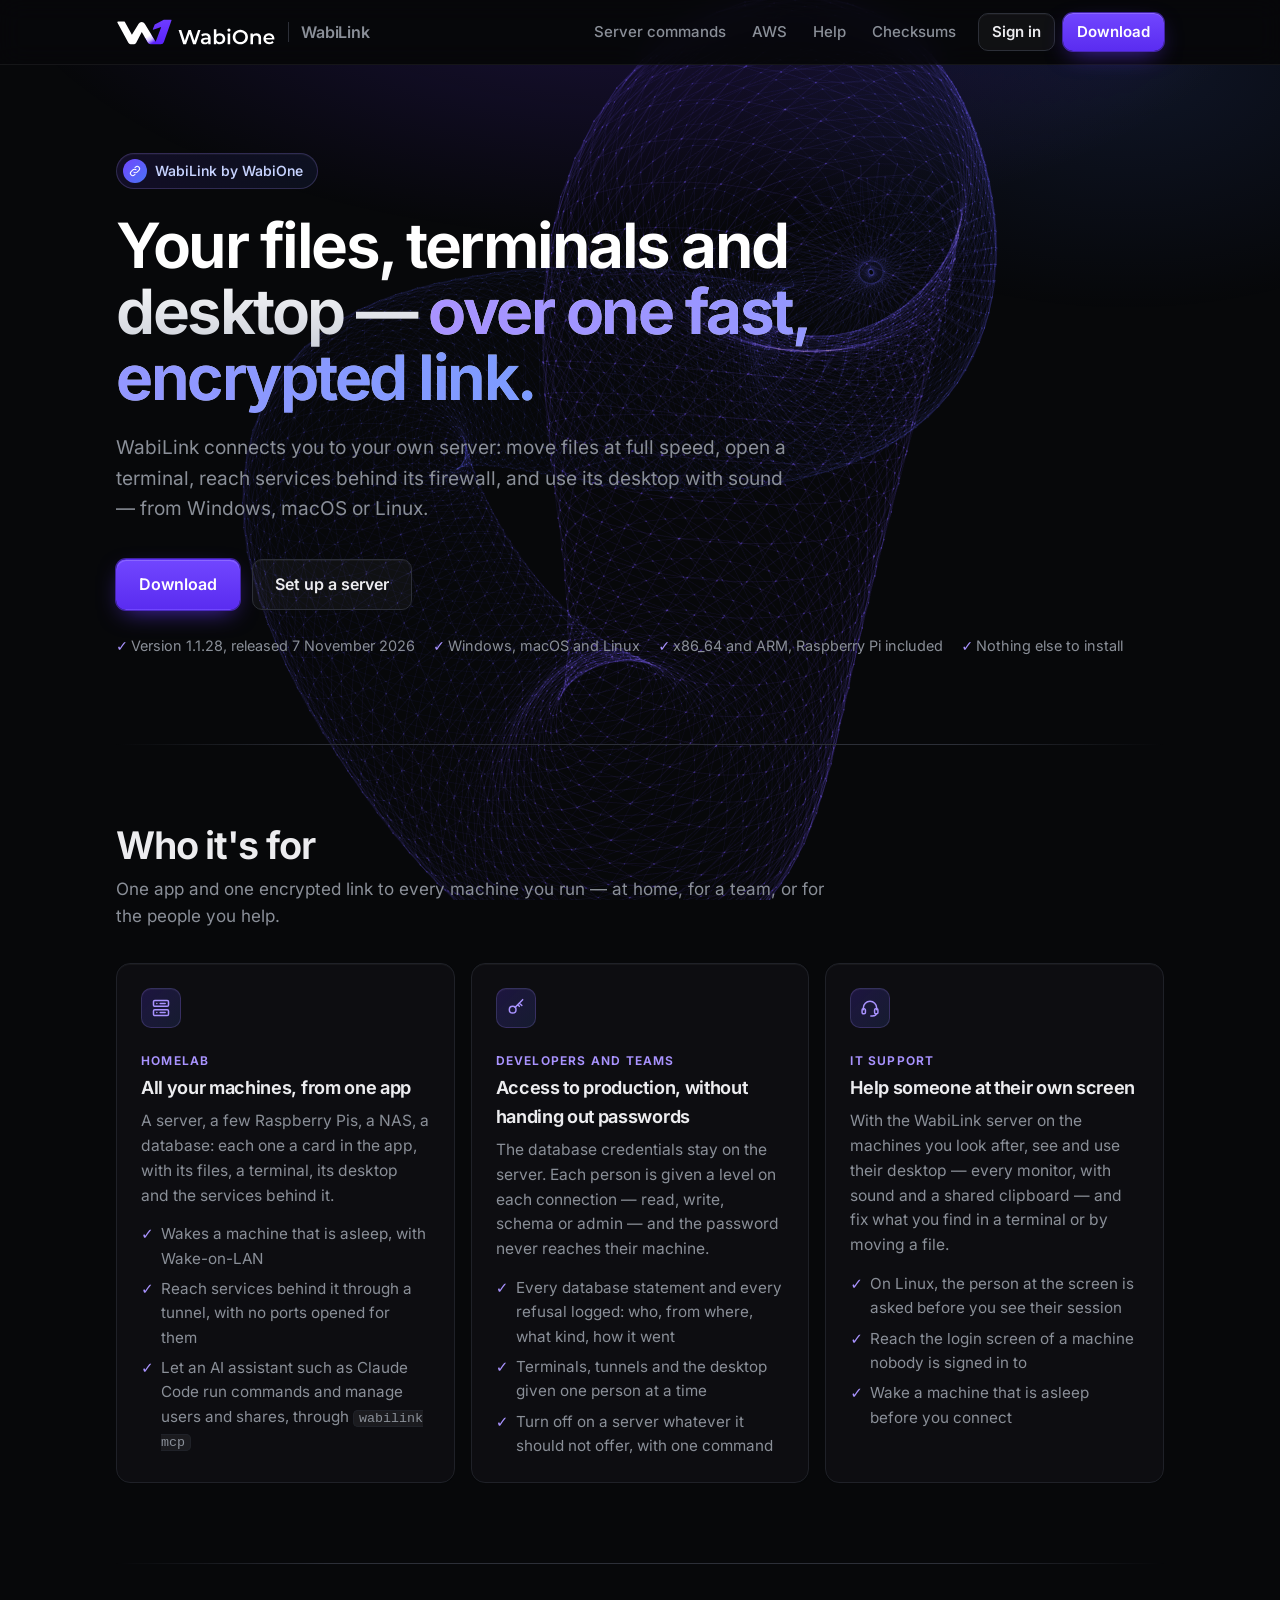
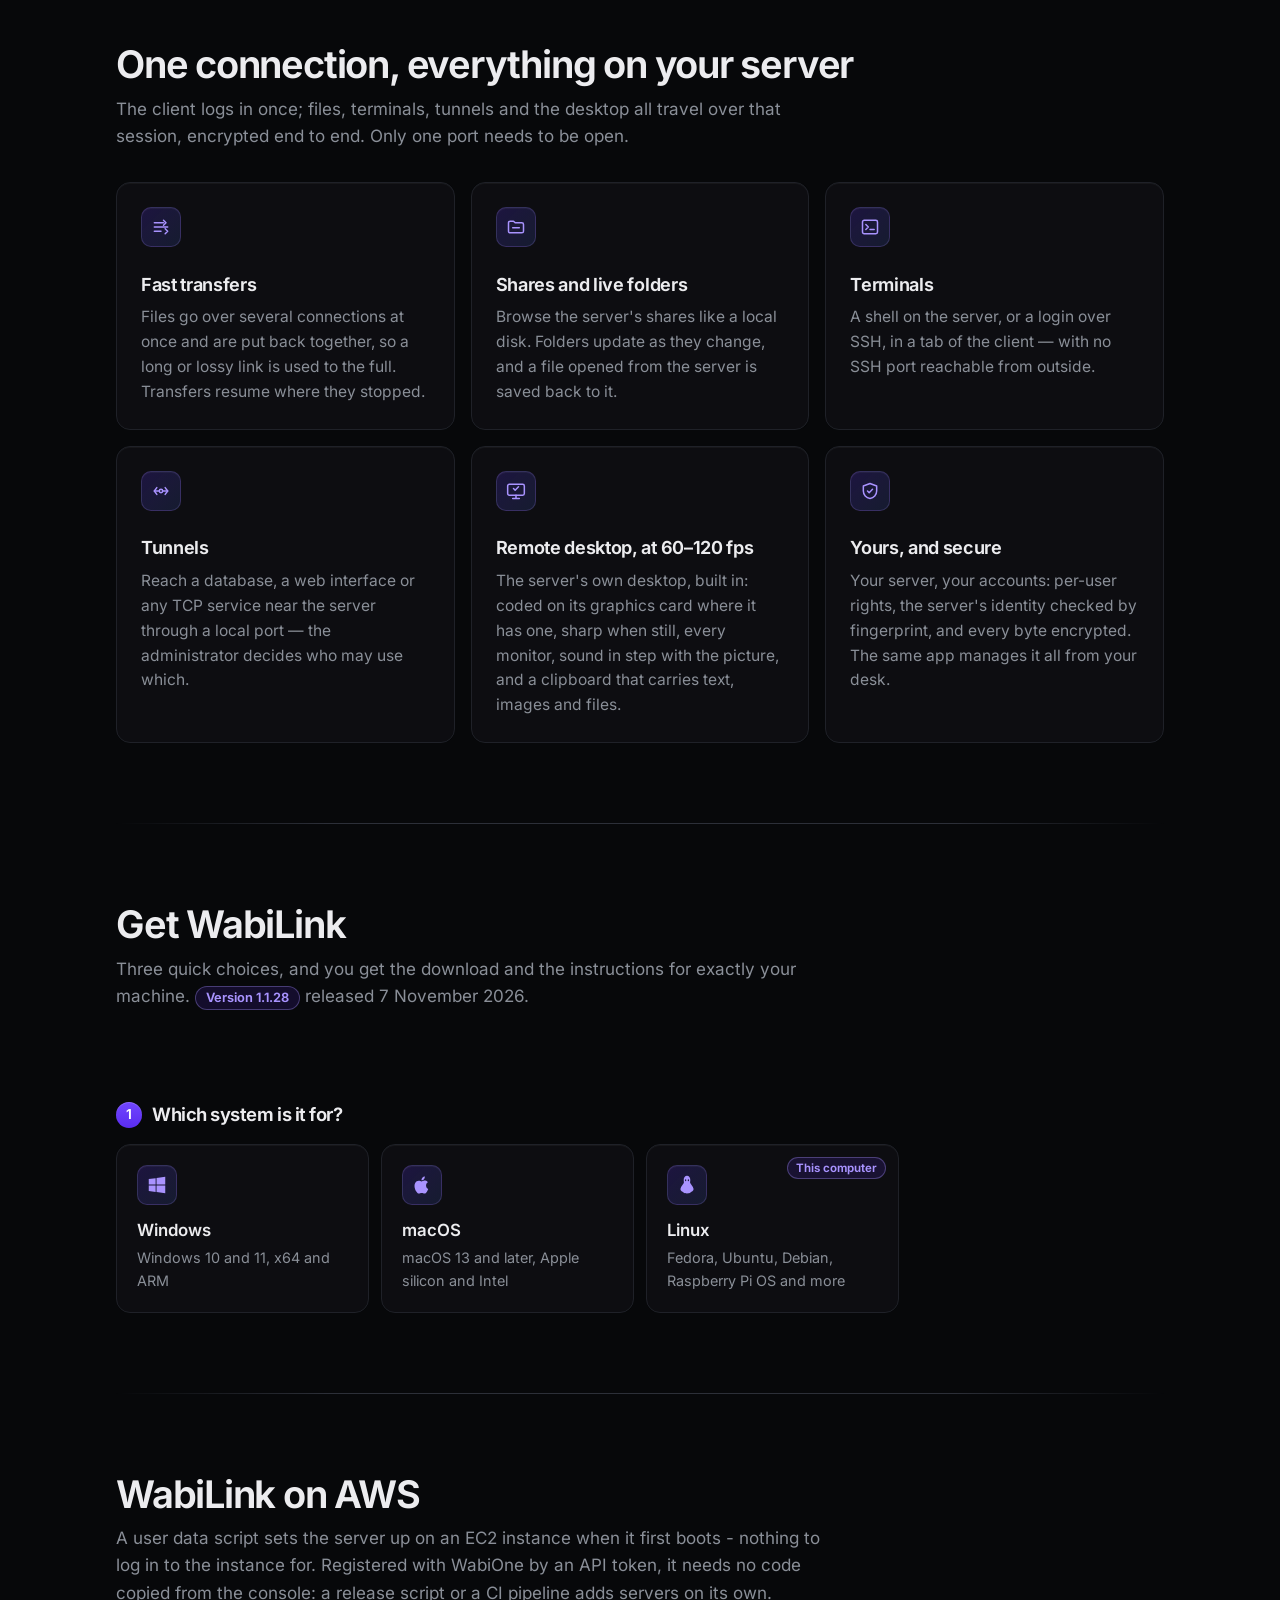
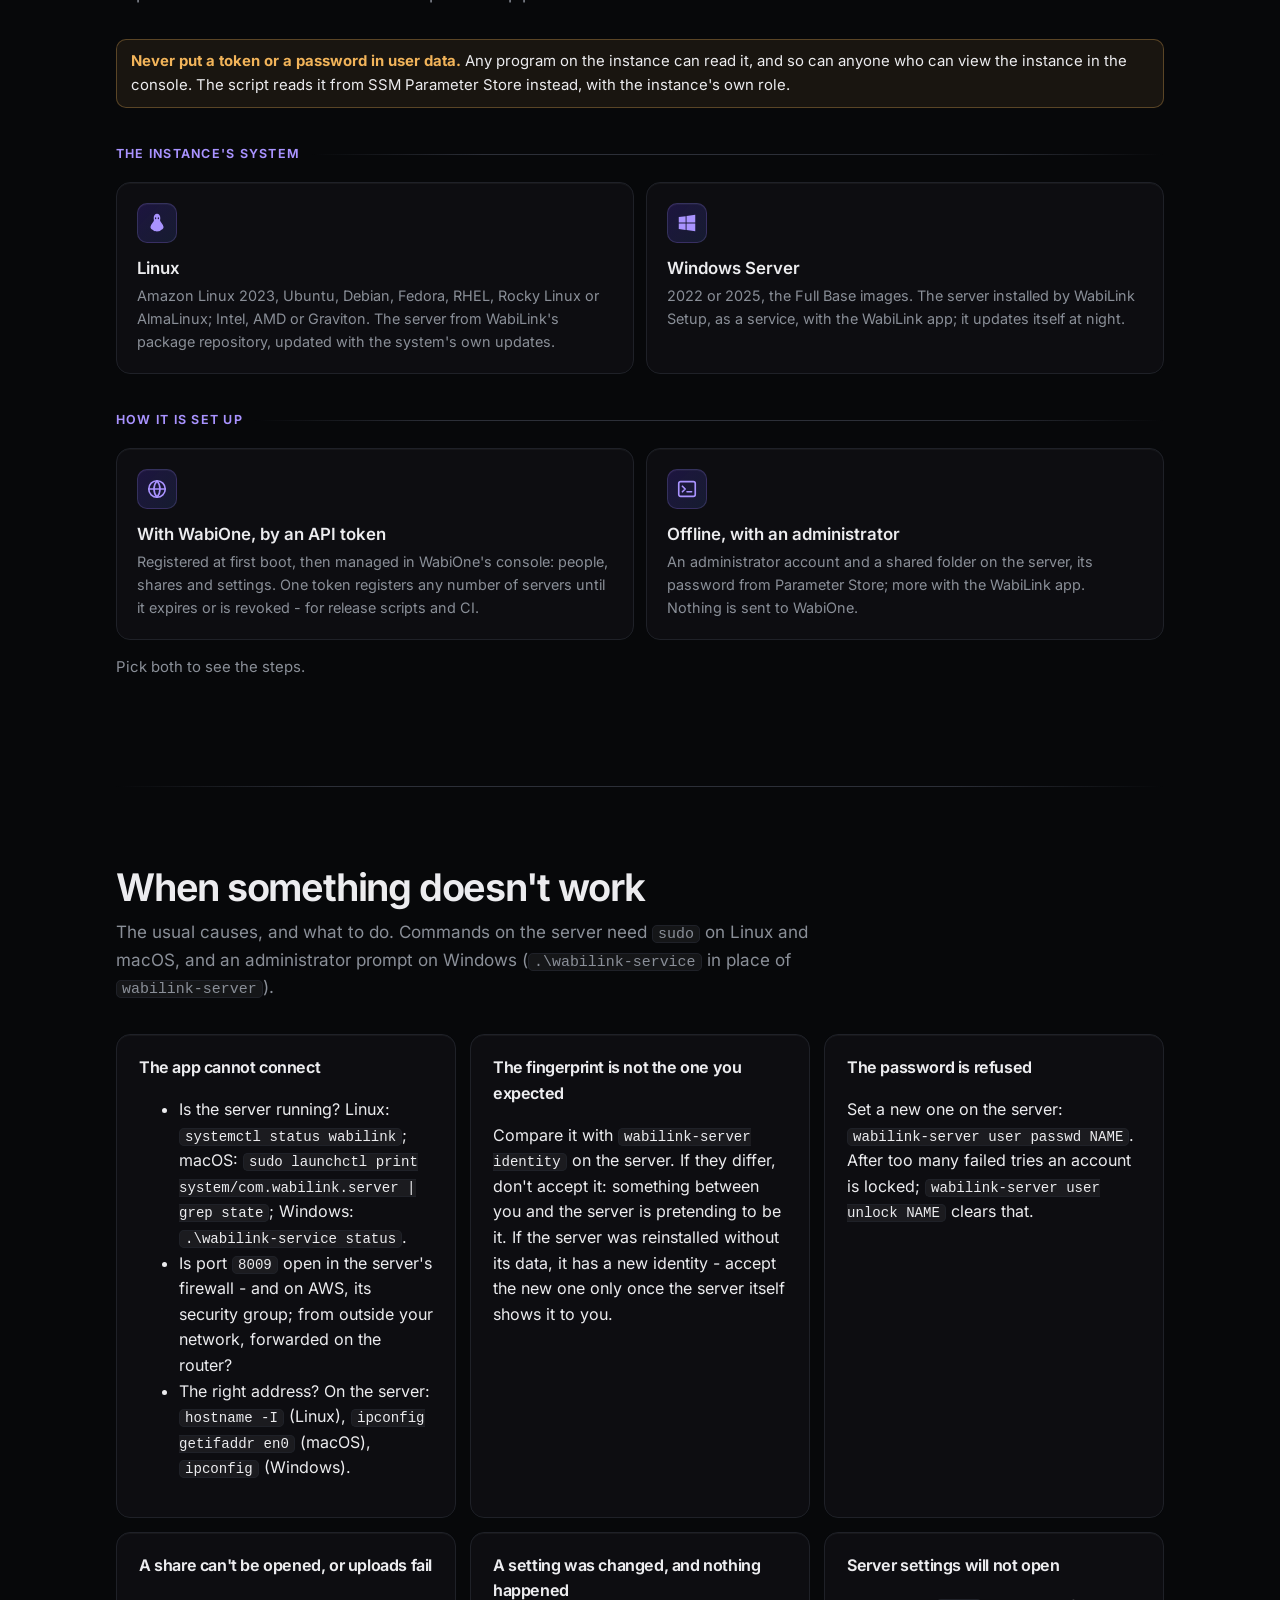
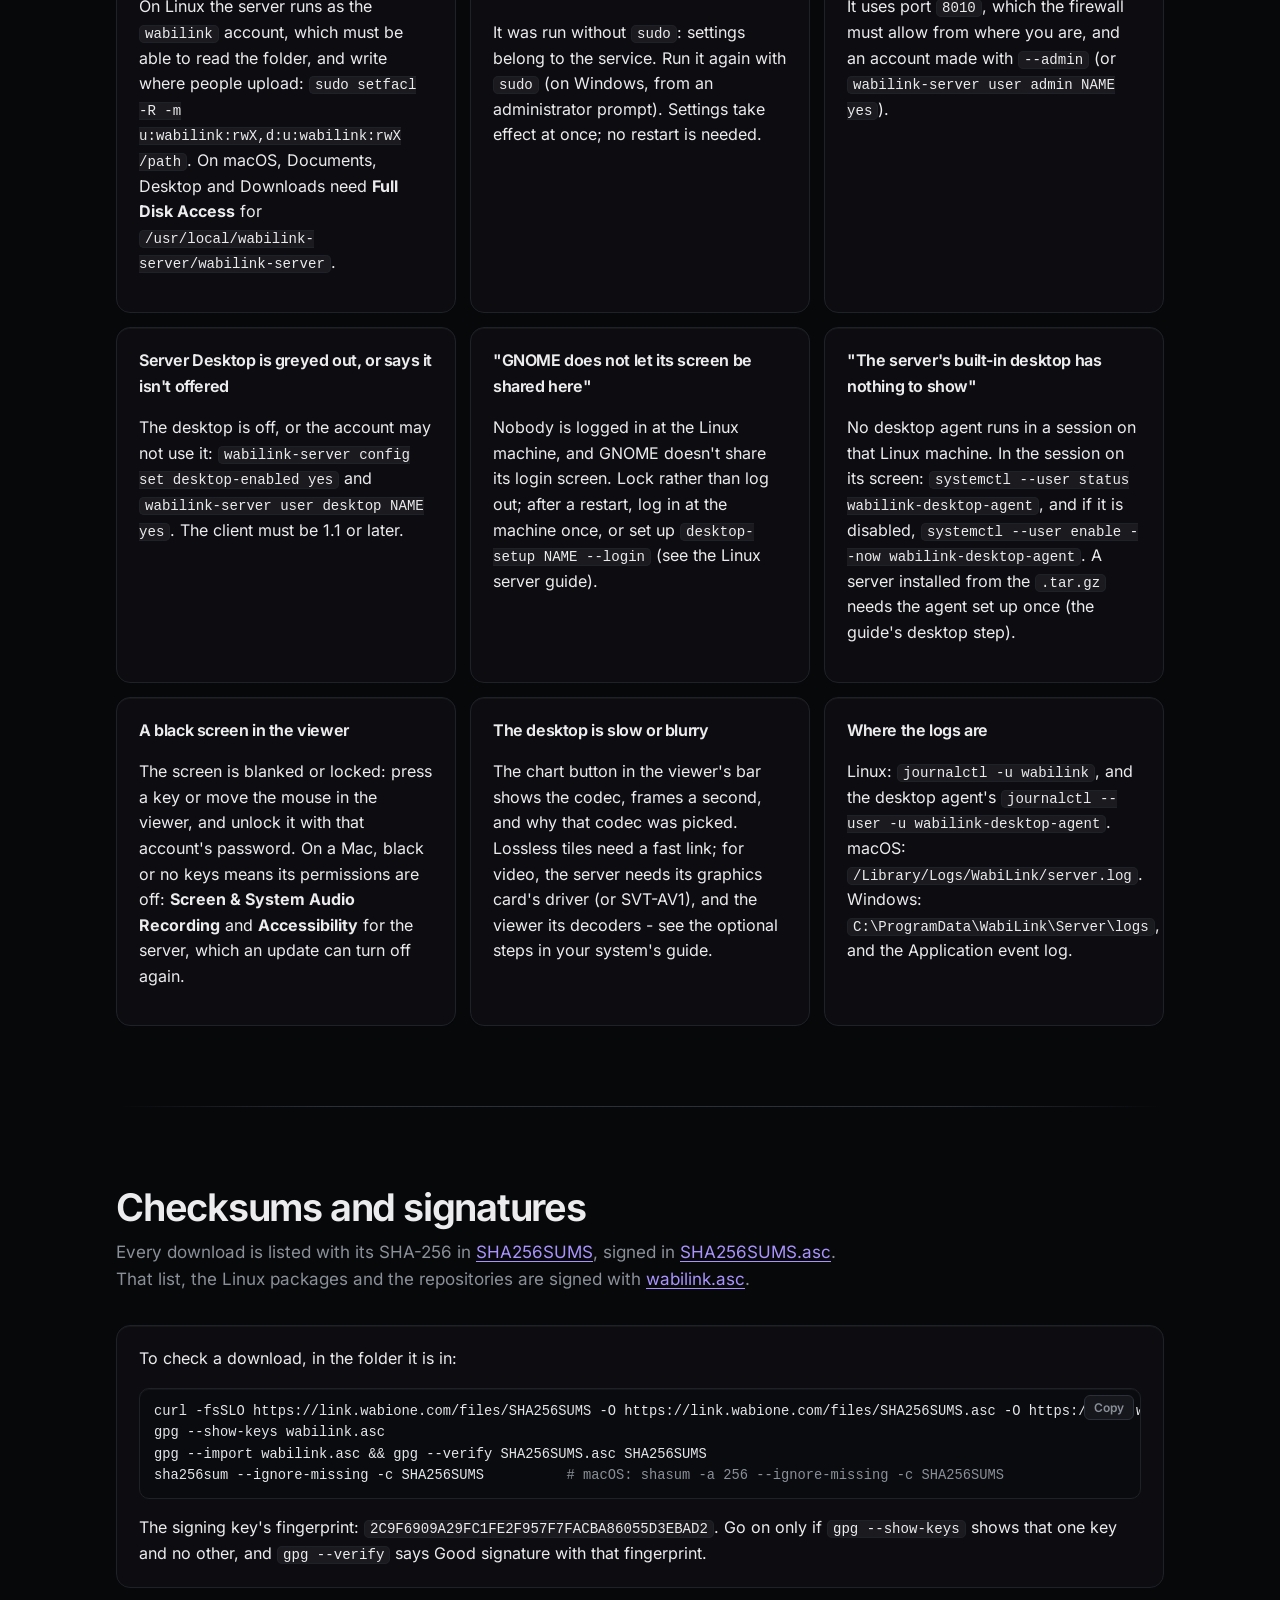
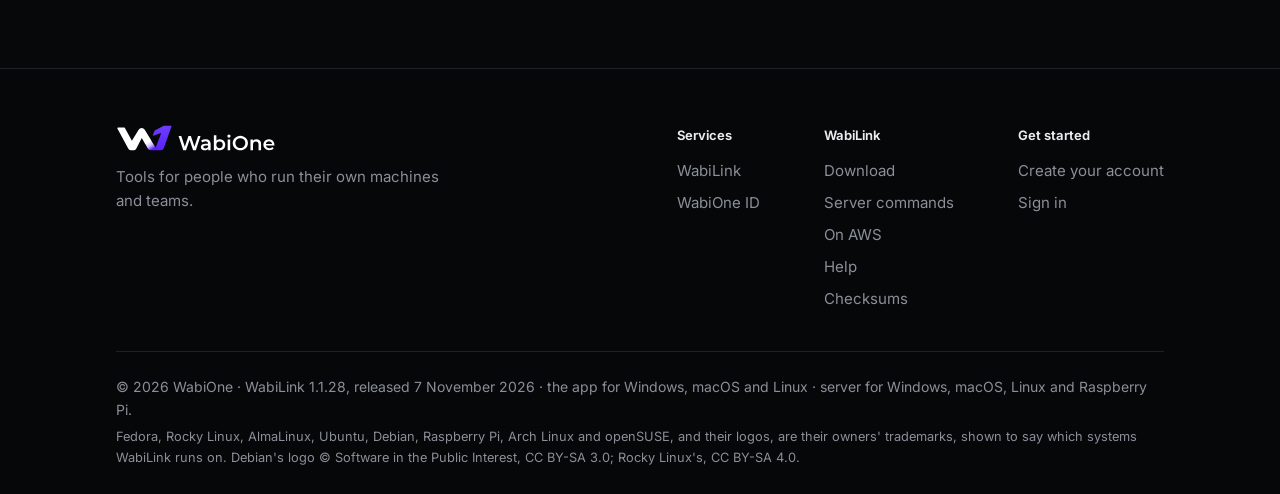
<file: index.html>
<!doctype html>
<html lang="en">
<head>
<meta charset="utf-8">
<meta name="viewport" content="width=device-width, initial-scale=1">
<meta name="color-scheme" content="dark">
<meta name="theme-color" content="#07080a">
<title>WabiLink</title>
<meta name="description" content="WabiLink: your files, terminals, tunnels and desktop, over one fast, encrypted connection. Client and server for Windows, macOS and Linux.">
<link rel="icon" type="image/svg+xml" href="assets/favicon.svg">
<script src="assets/mesh.js" defer></script>
<link rel="stylesheet" href="assets/site.css">
</head>
<body>

<header class="top">
  <div class="wrap">
    <a class="brand" href="https://www.wabione.com/"><img class="logo" src="assets/logo.svg" alt="WabiOne" width="160" height="26"></a>
    <a class="product" href="#">WabiLink</a>
    <nav aria-label="Main">
      <a href="server-commands.html">Server commands</a>
      <a class="wide" href="#aws">AWS</a>
      <a href="#help">Help</a>
      <a class="wide" href="#verify">Checksums</a>
      <a class="signin" href="https://app.wabione.com/">Sign in</a>
      <a class="pill" href="#get">Download</a>
    </nav>
  </div>
</header>

<div class="hero">
  <div class="wrap">
    <p class="product-badge"><span class="mark" aria-hidden="true"><svg viewBox="0 0 24 24"><path d="M10 14a4 4 0 0 0 5.66 0l3-3a4 4 0 0 0-5.66-5.66l-1 1"/><path d="M14 10a4 4 0 0 0-5.66 0l-3 3a4 4 0 0 0 5.66 5.66l1-1"/></svg></span>WabiLink by WabiOne</p>
    <h1>Your files, terminals and desktop &mdash; <em>over one fast, encrypted link.</em></h1>
    <p class="lead">WabiLink connects you to your own server: move files at full speed, open a terminal,
      reach services behind its firewall, and use its desktop with sound &mdash; from Windows, macOS or Linux.</p>
    <div class="cta">
      <a class="button primary" href="#get" id="hero-get">Download</a>
      <a class="button ghost" href="#get" data-pick-role="server">Set up a server</a>
    </div>
    <p class="meta"><span>Version 1.1.28, released 7 November 2026</span><span>Windows, macOS and Linux</span><span>x86_64 and ARM, Raspberry Pi included</span><span>Nothing else to install</span></p>
  </div>
</div>

<section id="who">
  <div class="wrap">
    <h2>Who it's for</h2>
    <p class="sub">One app and one encrypted link to every machine you run &mdash; at home, for a team, or for the
      people you help.</p>
    <div class="features">
      <div class="feature">
        <svg viewBox="0 0 24 24"><rect x="3" y="3" width="18" height="7" rx="1.5"/><rect x="3" y="14" width="18" height="7" rx="1.5"/><path d="M7 6.5h.01M7 17.5h.01M11 6.5h6M11 17.5h6"/></svg>
        <span class="who">Homelab</span>
        <h3>All your machines, from one app</h3>
        <p>A server, a few Raspberry Pis, a NAS, a database: each one a card in the app, with its files, a terminal,
          its desktop and the services behind it.</p>
        <ul>
          <li>Wakes a machine that is asleep, with Wake-on-LAN</li>
          <li>Reach services behind it through a tunnel, with no ports opened for them</li>
          <li>Let an AI assistant such as Claude Code run commands and manage users and shares, through <code>wabilink mcp</code></li>
        </ul>
      </div>
      <div class="feature">
        <svg viewBox="0 0 24 24"><circle cx="8" cy="14" r="4"/><path d="M11 11l9-9M16 6l3 3M14 8l2 2"/></svg>
        <span class="who">Developers and teams</span>
        <h3>Access to production, without handing out passwords</h3>
        <p>The database credentials stay on the server. Each person is given a level on each connection &mdash; read,
          write, schema or admin &mdash; and the password never reaches their machine.</p>
        <ul>
          <li>Every database statement and every refusal logged: who, from where, what kind, how it went</li>
          <li>Terminals, tunnels and the desktop given one person at a time</li>
          <li>Turn off on a server whatever it should not offer, with one command</li>
        </ul>
      </div>
      <div class="feature">
        <svg viewBox="0 0 24 24"><path d="M4 14v-2a8 8 0 0 1 16 0v2"/><rect x="2.5" y="13" width="4" height="6" rx="1.5"/><rect x="17.5" y="13" width="4" height="6" rx="1.5"/><path d="M19.5 19c0 1.7-1.8 2.5-4.5 2.5H13"/></svg>
        <span class="who">IT support</span>
        <h3>Help someone at their own screen</h3>
        <p>With the WabiLink server on the machines you look after, see and use their desktop &mdash; every monitor,
          with sound and a shared clipboard &mdash; and fix what you find in a terminal or by moving a file.</p>
        <ul>
          <li>On Linux, the person at the screen is asked before you see their session</li>
          <li>Reach the login screen of a machine nobody is signed in to</li>
          <li>Wake a machine that is asleep before you connect</li>
        </ul>
      </div>
    </div>
  </div>
</section>

<section id="features">
  <div class="wrap">
    <h2>One connection, everything on your server</h2>
    <p class="sub">The client logs in once; files, terminals, tunnels and the desktop all travel over that
      session, encrypted end to end. Only one port needs to be open.</p>
    <div class="features">
      <div class="feature">
        <svg viewBox="0 0 24 24"><path d="M4 7h11M4 12h16M4 17h8"/><path d="M15 4l3 3-3 3M17 14l3 3-3 3"/></svg>
        <h3>Fast transfers</h3>
        <p>Files go over several connections at once and are put back together, so a long or lossy link is
          used to the full. Transfers resume where they stopped.</p>
      </div>
      <div class="feature">
        <svg viewBox="0 0 24 24"><path d="M3 7a2 2 0 0 1 2-2h4l2 2h8a2 2 0 0 1 2 2v8a2 2 0 0 1-2 2H5a2 2 0 0 1-2-2z"/><path d="M8 13h8"/></svg>
        <h3>Shares and live folders</h3>
        <p>Browse the server's shares like a local disk. Folders update as they change, and a file opened from
          the server is saved back to it.</p>
      </div>
      <div class="feature">
        <svg viewBox="0 0 24 24"><rect x="3" y="4" width="18" height="16" rx="2"/><path d="M7 9l3 3-3 3M12 15h5"/></svg>
        <h3>Terminals</h3>
        <p>A shell on the server, or a login over SSH, in a tab of the client &mdash; with no SSH port reachable from
          outside.</p>
      </div>
      <div class="feature">
        <svg viewBox="0 0 24 24"><path d="M4 12h6M14 12h6"/><circle cx="12" cy="12" r="2"/><path d="M7 8l-3 4 3 4M17 8l3 4-3 4"/></svg>
        <h3>Tunnels</h3>
        <p>Reach a database, a web interface or any TCP service near the server through a local port &mdash; the
          administrator decides who may use which.</p>
      </div>
      <div class="feature">
        <svg viewBox="0 0 24 24"><rect x="2" y="4" width="20" height="13" rx="2"/><path d="M8 21h8M12 17v4"/><path d="M9 9l2 2 4-4"/></svg>
        <h3>Remote desktop, at 60&ndash;120 fps</h3>
        <p>The server's own desktop, built in: coded on its graphics card where it has one, sharp when still,
          every monitor, sound in step with the picture, and a clipboard that carries text, images and files.</p>
      </div>
      <div class="feature">
        <svg viewBox="0 0 24 24"><path d="M12 3l8 3v6c0 4.5-3.4 8.3-8 9-4.6-.7-8-4.5-8-9V6z"/><path d="M9 12l2 2 4-4"/></svg>
        <h3>Yours, and secure</h3>
        <p>Your server, your accounts: per-user rights, the server's identity checked by fingerprint, and every
          byte encrypted. The same app manages it all from your desk.</p>
      </div>
    </div>
  </div>
</section>

<section id="get">
  <div class="wrap">
    <h2>Get WabiLink</h2>
    <p class="sub">Three quick choices, and you get the download and the instructions for exactly your machine.
      <span class="version">Version 1.1.28</span> released 7 November 2026.</p>

    <div class="crumbs" id="crumbs" aria-live="polite"></div>

    <!-- 1 · the system -->
    <div class="stage" id="stage-os">
      <h3 class="ask"><span class="n">1</span>Which system is it for?</h3>
      <div class="choices">
        <button class="choice" data-os="windows">
          <span class="icon"><svg viewBox="0 0 24 24" aria-hidden="true"><path d="M3 5.5l7.5-1v7H3zM11.5 4.4L21 3v8.5h-9.5zM3 12.5h7.5v7l-7.5-1zM11.5 12.5H21V21l-9.5-1.4z"/></svg></span>
          <strong>Windows</strong><span class="d">Windows 10 and 11, x64 and ARM</span>
        </button>
        <button class="choice" data-os="macos">
          <span class="icon"><svg viewBox="0 0 24 24" aria-hidden="true"><path d="M16.4 12.6c0-2.4 2-3.5 2-3.6-1.1-1.6-2.8-1.8-3.4-1.8-1.4-.2-2.8.9-3.5.9s-1.8-.8-3-.8C6.9 7.3 5.4 8.2 4.6 9.7c-1.6 2.8-.4 7 1.2 9.3.8 1.1 1.7 2.4 2.9 2.3 1.2 0 1.6-.7 3-.7s1.8.7 3 .7c1.3 0 2.1-1.1 2.8-2.3.9-1.3 1.3-2.6 1.3-2.6s-2.4-1-2.4-3.8zM14.1 5.6c.6-.8 1.1-1.9 1-3-.9 0-2.1.6-2.7 1.4-.6.7-1.1 1.8-1 2.9 1 .1 2.1-.5 2.7-1.3z"/></svg></span>
          <strong>macOS</strong><span class="d">macOS 13 and later, Apple silicon and Intel</span>
        </button>
        <button class="choice" data-os="linux">
          <span class="icon"><svg viewBox="0 0 24 24" aria-hidden="true"><path d="M12 2c-2.2 0-3.6 1.9-3.6 4.6 0 1.4.4 2.3.1 3.2-.5 1.4-3.2 3.6-3.6 6.3-.2 1.4.5 2.3 1.2 2.6.8.3 1.3.9 2.1 1.6.9.8 2.2.9 3.8.9s2.9-.1 3.8-.9c.8-.7 1.3-1.3 2.1-1.6.7-.3 1.4-1.2 1.2-2.6-.4-2.7-3.1-4.9-3.6-6.3-.3-.9.1-1.8.1-3.2C15.6 3.9 14.2 2 12 2zm-1.5 3.6c.4 0 .7.5.7 1.1s-.3 1.1-.7 1.1-.7-.5-.7-1.1.3-1.1.7-1.1zm3 0c.4 0 .7.5.7 1.1s-.3 1.1-.7 1.1-.7-.5-.7-1.1.3-1.1.7-1.1z"/></svg></span>
          <strong>Linux</strong><span class="d">Fedora, Ubuntu, Debian, Raspberry Pi OS and more</span>
        </button>
      </div>
    </div>

    <!-- 2 · the distribution (Linux) -->
    <div class="stage" id="stage-distro" hidden>
      <h3 class="ask"><span class="n">2</span>Which distribution?</h3>
      <div class="choices">
        <button class="choice" data-distro="fedora"><span class="icon logo" style="color:#51A2DA"><svg viewBox="0 0 24 24" aria-hidden="true"><path d="M12.001 0C5.376 0 .008 5.369.004 11.992H.002v9.287h.002A2.726 2.726 0 0 0 2.73 24h9.275c6.626-.004 11.993-5.372 11.993-11.997C23.998 5.375 18.628 0 12 0zm2.431 4.94c2.015 0 3.917 1.543 3.917 3.671 0 .197.001.395-.03.619a1.002 1.002 0 0 1-1.137.893 1.002 1.002 0 0 1-.842-1.175 2.61 2.61 0 0 0 .013-.337c0-1.207-.987-1.672-1.92-1.672-.934 0-1.775.784-1.777 1.672.016 1.027 0 2.046 0 3.07l1.732-.012c1.352-.028 1.368 2.009.016 1.998l-1.748.013c-.004.826.006.677.002 1.093 0 0 .015 1.01-.016 1.776-.209 2.25-2.124 4.046-4.424 4.046-2.438 0-4.448-1.993-4.448-4.437.073-2.515 2.078-4.492 4.603-4.469l1.409-.01v1.996l-1.409.013h-.007c-1.388.04-2.577.984-2.6 2.47a2.438 2.438 0 0 0 2.452 2.439c1.356 0 2.441-.987 2.441-2.437l-.001-7.557c0-.14.005-.252.02-.407.23-1.848 1.883-3.256 3.754-3.256z"/></svg></span><strong>Fedora</strong><span class="d">Current releases</span></button>
        <button class="choice" data-distro="rhel"><span class="icon logo pair"><svg viewBox="0 0 24 24" aria-hidden="true" style="color:#10B981"><path d="M23.332 15.957c.433-1.239.668-2.57.668-3.957 0-6.627-5.373-12-12-12S0 5.373 0 12c0 3.28 1.315 6.251 3.447 8.417L15.62 8.245l3.005 3.005zm-2.192 3.819l-5.52-5.52L6.975 22.9c1.528.706 3.23 1.1 5.025 1.1 3.661 0 6.94-1.64 9.14-4.224z"/></svg><svg viewBox="0 0 24 24" aria-hidden="true" style="color:#000000"><path d="M23.994 15.133c.079 1.061-.668 1.927-1.69 2.005a1.8 1.8 0 0 1-1.928-1.651c-.078-1.062.63-1.849 1.691-1.967 1.023-.078 1.849.59 1.927 1.613zm-12.623 4.955c-.944 0-1.73.786-1.73 1.809 0 1.14.747 1.848 1.887 1.848.904-.04 1.691-.865 1.691-1.809 0-.983-.904-1.848-1.848-1.848zm1.061-9.675c-.039-.865-.078-1.73.08-2.556.156-.944.314-1.887.904-2.674.707-.983 1.809-.944 2.399.118.314.511.432 1.062.471 1.652 0 .354.158.432.472.393.944-.157 1.888-.157 2.792.197.118.039.236.118.394 0 .314-.276.393-1.652.196-2.006-.354-.63-.904-.55-1.455-.55-.629.039-1.18-.158-1.612-.67-.393-.471-.511-1.06-.59-1.65-.04-.276-.079-.512-.315-.709-.55-.55-1.809-.432-2.477.118-2.556 2.045-2.989 5.467-1.534 8.18.04.118.118.236.275.157zm7.984 3.658c.354-.511.865-.747 1.415-.983a.973.973 0 0 0 .59-.472c.354-.669-.078-1.81-.747-2.36-2.595-2.006-5.938-1.612-8.18.433-.118.078-.157.196-.078.314.786-.236 1.612-.472 2.477-.51.905-.08 1.848-.158 2.753.235 1.14.472 1.337 1.534.472 2.36-.393.393-.905.668-1.455.825-.315.08-.354.236-.236.551.354.865.59 1.77.472 2.753-.04.157-.079.275.078.393.354.236 1.691 0 1.967-.275.511-.472.314-1.023.196-1.534-.157-.63-.078-1.219.276-1.73zm-7.197-2.045c-.118-.079-.197-.118-.315 0 .472.708.905 1.455 1.259 2.241.314.866.668 1.73.55 2.714-.118 1.18-1.1 1.69-2.123 1.101-.511-.275-.905-.669-1.22-1.14-.196-.276-.393-.276-.629-.08-.747.63-1.533 1.102-2.516 1.26-.158 0-.315 0-.394.157-.118.393.472 1.612.826 1.809.59.354 1.062 0 1.534-.276.55-.314 1.101-.432 1.73-.236.59.197.983.63 1.337 1.102.158.196.315.353.63.432.747.197 1.77-.59 2.084-1.376 1.18-3.028-.157-6.135-2.753-7.708zm-2.556 2.438c.472-.669.826-1.416.983-2.202-.157-.04-.197.04-.315.078-.904.944-1.848 1.849-3.067 2.478-.472.236-.983.433-1.534.433-.865 0-1.376-.551-1.298-1.416a2.92 2.92 0 0 1 .787-1.849c.236-.275.236-.432-.04-.668-.786-.55-1.494-1.22-1.848-2.124-.078-.275-.275-.275-.51-.157a4.293 4.293 0 0 0-.434.236c-1.022.63-1.14 1.416-.275 2.28.63.63.944 1.338.708 2.203-.118.433-.354.747-.63 1.101a.95.95 0 0 0-.235.787c.079.747.826 1.494 1.73 1.573 2.517.236 4.562-.63 5.978-2.753zm-4.68-5.152c1.376 1.18 3.067 1.455 4.837 1.377.157 0 .315 0 .354-.118.04-.197-.157-.197-.275-.236-.826-.354-1.691-.63-2.438-1.14S6.848 8.25 6.534 7.266c-.236-.747.078-1.415.825-1.651.669-.236 1.337-.236 1.967 0 .393.157.55.078.629-.354.118-.747.354-1.455.826-2.085.55-.786.55-.865-.354-1.376-.04 0-.04-.04-.079-.04-.865-.471-1.534-.196-1.848.709-.472 1.376-1.377 1.887-2.832 1.612-.196-.04-.393-.079-.472-.079-.747.118-1.18.55-1.297 1.14-.158 1.81.786 3.107 2.084 4.17zm-2.32 3.658c-.079-.944-1.023-1.652-2.045-1.534-.905.079-1.691 1.022-1.613 1.966.08.983 1.023 1.77 1.967 1.652 1.14-.079 1.73-1.18 1.69-2.084zm15.18-8.298c.943-.079 1.73-.983 1.651-1.927-.078-.983-1.022-1.77-2.005-1.691-1.023.079-1.73.983-1.652 1.966s.983 1.73 2.006 1.652zm-12.27-.826c1.062-.157 1.77-1.023 1.652-2.045C8.107.897 7.163.149 6.18.267c-1.062.118-1.691.944-1.573 2.085.118.865 1.061 1.612 1.966 1.494z"/></svg></span><strong>RHEL, Rocky, AlmaLinux</strong><span class="d">9 and 10</span></button>
        <button class="choice" data-distro="ubuntu"><span class="icon logo" style="color:#E95420"><svg viewBox="0 0 24 24" aria-hidden="true"><path d="M17.61.455a3.41 3.41 0 0 0-3.41 3.41 3.41 3.41 0 0 0 3.41 3.41 3.41 3.41 0 0 0 3.41-3.41 3.41 3.41 0 0 0-3.41-3.41zM12.92.8C8.923.777 5.137 2.941 3.148 6.451a4.5 4.5 0 0 1 .26-.007 4.92 4.92 0 0 1 2.585.737A8.316 8.316 0 0 1 12.688 3.6 4.944 4.944 0 0 1 13.723.834 11.008 11.008 0 0 0 12.92.8zm9.226 4.994a4.915 4.915 0 0 1-1.918 2.246 8.36 8.36 0 0 1-.273 8.303 4.89 4.89 0 0 1 1.632 2.54 11.156 11.156 0 0 0 .559-13.089zM3.41 7.932A3.41 3.41 0 0 0 0 11.342a3.41 3.41 0 0 0 3.41 3.409 3.41 3.41 0 0 0 3.41-3.41 3.41 3.41 0 0 0-3.41-3.41zm2.027 7.866a4.908 4.908 0 0 1-2.915.358 11.1 11.1 0 0 0 7.991 6.698 11.234 11.234 0 0 0 2.422.249 4.879 4.879 0 0 1-.999-2.85 8.484 8.484 0 0 1-.836-.136 8.304 8.304 0 0 1-5.663-4.32zm11.405.928a3.41 3.41 0 0 0-3.41 3.41 3.41 3.41 0 0 0 3.41 3.41 3.41 3.41 0 0 0 3.41-3.41 3.41 3.41 0 0 0-3.41-3.41z"/></svg></span><strong>Ubuntu</strong><span class="d">24.04 and later</span></button>
        <button class="choice" data-distro="debian"><span class="icon logo" style="color:#A81D33"><svg viewBox="0 0 24 24" aria-hidden="true"><path d="M13.88 12.685c-.4 0 .08.2.601.28.14-.1.27-.22.39-.33a3.001 3.001 0 01-.99.05m2.14-.53c.23-.33.4-.69.47-1.06-.06.27-.2.5-.33.73-.75.47-.07-.27 0-.56-.8 1.01-.11.6-.14.89m.781-2.05c.05-.721-.14-.501-.2-.221.07.04.13.5.2.22M12.38.31c.2.04.45.07.42.12.23-.05.28-.1-.43-.12m.43.12l-.15.03.14-.01V.43m6.633 9.944c.02.64-.2.95-.38 1.5l-.35.181c-.28.54.03.35-.17.78-.44.39-1.34 1.22-1.62 1.301-.201 0 .14-.25.19-.34-.591.4-.481.6-1.371.85l-.03-.06c-2.221 1.04-5.303-1.02-5.253-3.842-.03.17-.07.13-.12.2a3.551 3.552 0 012.001-3.501 3.361 3.362 0 013.732.48 3.341 3.342 0 00-2.721-1.3c-1.18.01-2.281.76-2.651 1.57-.6.38-.67 1.47-.93 1.661-.361 2.601.66 3.722 2.38 5.042.27.19.08.21.12.35a4.702 4.702 0 01-1.53-1.16c.23.33.47.66.8.91-.55-.18-1.27-1.3-1.48-1.35.93 1.66 3.78 2.921 5.261 2.3a6.203 6.203 0 01-2.33-.28c-.33-.16-.77-.51-.7-.57a5.802 5.803 0 005.902-.84c.44-.35.93-.94 1.07-.95-.2.32.04.16-.12.44.44-.72-.2-.3.46-1.24l.24.33c-.09-.6.74-1.321.66-2.262.19-.3.2.3 0 .97.29-.74.08-.85.15-1.46.08.2.18.42.23.63-.18-.7.2-1.2.28-1.6-.09-.05-.28.3-.32-.53 0-.37.1-.2.14-.28-.08-.05-.26-.32-.38-.861.08-.13.22.33.34.34-.08-.42-.2-.75-.2-1.08-.34-.68-.12.1-.4-.3-.34-1.091.3-.25.34-.74.54.77.84 1.96.981 2.46-.1-.6-.28-1.2-.49-1.76.16.07-.26-1.241.21-.37A7.823 7.824 0 0017.702 1.6c.18.17.42.39.33.42-.75-.45-.62-.48-.73-.67-.61-.25-.65.02-1.06 0C15.082.73 14.862.8 13.8.4l.05.23c-.77-.25-.9.1-1.73 0-.05-.04.27-.14.53-.18-.741.1-.701-.14-1.431.03.17-.13.36-.21.55-.32-.6.04-1.44.35-1.18.07C9.6.68 7.847 1.3 6.867 2.22L6.838 2c-.45.54-1.96 1.611-2.08 2.311l-.131.03c-.23.4-.38.85-.57 1.261-.3.52-.45.2-.4.28-.6 1.22-.9 2.251-1.16 3.102.18.27 0 1.65.07 2.76-.3 5.463 3.84 10.776 8.363 12.006.67.23 1.65.23 2.49.25-.99-.28-1.12-.15-2.08-.49-.7-.32-.85-.7-1.34-1.13l.2.35c-.971-.34-.57-.42-1.361-.67l.21-.27c-.31-.03-.83-.53-.97-.81l-.34.01c-.41-.501-.63-.871-.61-1.161l-.111.2c-.13-.21-1.52-1.901-.8-1.511-.13-.12-.31-.2-.5-.55l.14-.17c-.35-.44-.64-1.02-.62-1.2.2.24.32.3.45.33-.88-2.172-.93-.12-1.601-2.202l.15-.02c-.1-.16-.18-.34-.26-.51l.06-.6c-.63-.74-.18-3.102-.09-4.402.07-.54.53-1.1.88-1.981l-.21-.04c.4-.71 2.341-2.872 3.241-2.761.43-.55-.09 0-.18-.14.96-.991 1.26-.7 1.901-.88.7-.401-.6.16-.27-.151 1.2-.3.85-.7 2.421-.85.16.1-.39.14-.52.26 1-.49 3.151-.37 4.562.27 1.63.77 3.461 3.011 3.531 5.132l.08.02c-.04.85.13 1.821-.17 2.711l.2-.42M9.54 13.236l-.05.28c.26.35.47.73.8 1.01-.24-.47-.42-.66-.75-1.3m.62-.02c-.14-.15-.22-.34-.31-.52.08.32.26.6.43.88l-.12-.36m10.945-2.382l-.07.15c-.1.76-.34 1.511-.69 2.212.4-.73.65-1.541.75-2.362M12.45.12c.27-.1.66-.05.95-.12-.37.03-.74.05-1.1.1l.15.02M3.006 5.142c.07.57-.43.8.11.42.3-.66-.11-.18-.1-.42m-.64 2.661c.12-.39.15-.62.2-.84-.35.44-.17.53-.2.83"/></svg></span><strong>Debian</strong><span class="d">12 and later</span></button>
        <button class="choice" data-distro="raspi"><span class="icon logo" style="color:#A22846"><svg viewBox="0 0 24 24" aria-hidden="true"><path d="m19.8955 10.8961-.1726-.3028c.0068-2.1746-1.0022-3.061-2.1788-3.7348.356-.0938.7237-.1711.8245-.6182.6118-.1566.7397-.4398.8011-.7398.16-.1066.6955-.4061.6394-.9211.2998-.2069.4669-.4725.3819-.8487.3222-.3515.407-.6419.2702-.9096.3868-.4805.2152-.7295.05-.9817.2897-.5254.0341-1.0887-.7758-.9944-.3221-.4733-1.0244-.3659-1.133-.3637-.1215-.1519-.2819-.2821-.7755-.219-.3197-.2851-.6771-.2364-1.0458-.0964-.4378-.3403-.7275-.0675-1.0584.0356-.53-.1706-.6513.0631-.9117.1583-.5781-.1203-.7538.1416-1.0309.4182l-.3224-.0063c-.8719.5061-1.305 1.5366-1.4585 2.0664-.1536-.5299-.5858-1.5604-1.4575-2.0664l-.3223.0063C9.942.5014 9.7663.2394 9.1883.3597 8.9279.2646 8.807.0309 8.2766.2015c-.2172-.0677-.417-.2084-.6522-.2012l.0004.0002C7.5017.0041 7.369.049 7.2185.166c-.3688-.1401-.7262-.1887-1.0459.0964-.4936-.0631-.654.0671-.7756.219C5.2887.4791 4.5862.3717 4.264.845c-.8096-.0943-1.0655.4691-.7756.9944-.1653.2521-.3366.5013.05.9819-.1367.2677-.0519.5581.2703.9096-.085.3763.0822.6418.3819.8487-.0561.515.4795.8144.6394.9211.0614.3001.1894.5832.8011.7398.1008.4472.4685.5244.8245.6183-1.1766.6737-2.1856 1.56-2.1788 3.7348l-.1724.3028c-1.3491.8082-2.5629 3.4056-.6648 5.5167.124.6609.3319 1.1355.5171 1.6609.2769 2.117 2.0841 3.1082 2.5608 3.2255.6984.524 1.4423 1.0212 2.449 1.3696.949.964 1.977 1.3314 3.0107 1.3308.0152 0 .0306.0002.0457 0 1.0337.0006 2.0618-.3668 3.0107-1.3308 1.0067-.3483 1.7506-.8456 2.4491-1.3696.4766-.1173 2.2838-1.1085 2.5607-3.2255.1851-.5253.3931-1 .517-1.6609 1.8981-2.1113.6843-4.7089-.6649-5.517zm-1.0386-.3715c-.0704.8759-4.6354-3.0504-3.8472-3.1808 2.1391-.3558 3.9191.896 3.8472 3.1808zm-2.0155 4.3649c-1.1481.7409-2.8025.2626-3.6953-1.0681-.8928-1.3306-.6858-3.0101.4623-3.7509 1.1481-.7409 2.8025-.2627 3.6953 1.068.8927 1.3307.6858 3.0101-.4623 3.751zM13.6591 1.3721c.0396.1967.0843.321.1354.3577.2537-.272.4611-.5506.7878-.8123.0011.1537-.0776.3205.1169.4425.1752-.2356.4119-.4459.7263-.6244-.1514.2611-.026.3404.0554.4486.24-.2059.4681-.4144.9109-.5759-.121.1474-.2902.2914-.1108.4607.2473-.1544.496-.3086 1.0833-.4183-.1323.1475-.4059.295-.2401.4426.3104-.1186.6539-.2047 1.034-.2546-.182.1496-.3337.2963-.1846.4122.3323-.1022.7899-.2398 1.2372-.1212l-.2832.2849c-.0314.0382.6623.0297 1.1202.0364-.167.2321-.3375.4562-.437.8548.0454.0459.2723.0204.4862 0-.2194.4618-.6004.5783-.6893.776.134.1015.32.075.5232.006-.158.3254-.4892.5484-.7509.8123.0662.047.1818.075.4555.0425-.2418.257-.5339.492-.8802.7032.0614.0708.2722.0681.4678.0727-.3136.3069-.7173.466-1.0955.6668.1885.1288.3234.0988.4678.097-.2676.2198-.7225.3342-1.1448.4668.0803.1249.1607.1589.3324.194-.447.2473-1.0873.1343-1.2679.2607.0435.1243.1665.2053.3139.2728-.7197.0418-2.6879-.0262-3.0652-1.5156.7367-.8094 2.0813-1.7593 4.394-2.934-1.7994.6022-3.4229 1.405-4.7817 2.5096-1.5978-.7436-.4965-2.6197.283-3.3645zm-1.6126 5.3718c1.1329-.0123 2.5356.8325 2.53 1.6286-.005.7027-.9851 1.2715-2.5213 1.2607-1.5043-.0177-2.5172-.7148-2.5137-1.3957.003-.5603 1.2282-1.5263 2.505-1.4936zm-5.7646-.6006c.1717-.0351.252-.0692.3323-.194-.4223-.1327-.8772-.247-1.1448-.4668.1444.0018.2792.0318.4678-.097-.3783-.2008-.782-.3599-1.0956-.6668.1955-.0048.4064-.002.4677-.0728-.3462-.2113-.6383-.4463-.8801-.7033.2738.0325.3893.0045.4555-.0425-.2617-.264-.593-.487-.7509-.8123.2032.069.3892.0954.5232-.006-.089-.1977-.47-.3142-.6894-.776.214.0204.4409.0459.4863 0-.0994-.3985-.2698-.6226-.4369-.8547.4579-.0067 1.1516.0018 1.1202-.0364l-.2831-.2849c.4472-.1186.9049.019 1.2371.1213.1492-.1159-.0026-.2626-.1847-.4123.3801.05.7236.1361 1.034.2547.1659-.1476-.1076-.2951-.24-.4426.5872.1097.8361.2639 1.0833.4183.1794-.1694.0103-.3133-.1108-.4607.4428.1615.6709.37.911.5759.0814-.1082.2068-.1875.0554-.4486.3143.1785.5511.3888.7263.6244.1945-.122.1159-.2888.1169-.4426.3267.2618.534.5404.7879.8124.0511-.0366.0959-.161.1354-.3577.7794.7448 1.8807 2.6208.2831 3.3646-1.3589-1.1039-2.9817-1.9064-4.78-2.5086 2.3115 1.174 3.6556 2.1239 4.392 2.9328-.3773 1.4895-2.3455 1.5575-3.0651 1.5157.1473-.0676.2703-.1485.3139-.2728-.1806-.1264-.8209-.0134-1.2679-.2607zm2.8175 1.1334c.7881.1304-3.7769 4.0567-3.8472 3.1809-.0719-2.2846 1.7079-3.5367 3.8472-3.1809zm-4.847 8.7567c-1.1094-.8789-1.4668-3.4529.5901-4.6097 1.2394-.3273.4184 5.051-.5901 4.6097zm4.2656 4.5989c-.6257.3719-2.1452.2187-3.2252-1.3095-.7283-1.2823-.6345-2.5872-.123-2.9705.7648-.4589 1.9464.1609 2.8559 1.2003.7923.9405 1.1536 2.5927.4923 3.0797zm-1.2415-5.6086c-1.1481-.7409-1.3551-2.4203-.4623-3.7511.8928-1.3307 2.5472-1.8089 3.6952-1.068 1.1481.7409 1.3551 2.4203.4623 3.7509-.8926 1.3308-2.5471 1.809-3.6952 1.0682zm4.7948 8.2279c-1.3763.0584-2.7258-1.1105-2.7081-1.5157-.0206-.594 1.6758-1.0578 2.782-1.0306 1.1131-.0479 2.6068.3531 2.6097.8851.0184.5166-1.3547 1.6838-2.6836 1.6612zm2.7584-5.8578c.0081 1.3899-1.226 2.5225-2.7562 2.5299-1.5302.0073-2.7773-1.1135-2.7854-2.5033v-.0265c-.008-1.3899 1.2259-2.5226 2.7562-2.5299 1.5302-.0073 2.7773 1.1134 2.7853 2.5033a.7794.7794 0 0 1 .0001.0265zm3.855 2.0029c-1.186 1.6208-2.7916 1.684-3.3896 1.2325-.6255-.5811-.148-2.3854.7094-3.3747v-.0003c.9812-1.0912 2.0302-1.8037 2.7609-1.2469.4919.4828.7805 2.3008-.0807 3.3894zm1.0724-3.4301c-1.0086.4413-1.8298-4.9372-.5901-4.61 2.0568 1.1569 1.6994 3.731.5901 4.61zm-.0256-8.3279h.2985v-.5304h.2986c.1502 0 .2053.0624.2262.2052.0152.1088.0113.2395.0477.3253h.2984c-.0533-.0763-.0515-.2358-.0571-.3213-.0097-.1373-.0513-.2796-.1977-.3176v-.0037c.1502-.061.2149-.1807.2149-.341 0-.2048-.1539-.3738-.3974-.3738h-.732v1.3573zm.2985-1.1255h.3269c.1333 0 .2054.0573.2054.188 0 .1369-.0721.1942-.2054.1942H20.03v-.3822zm-1.0337.4633c0 .7009.5682 1.2694 1.2695 1.2694s1.2695-.5684 1.2695-1.2694c0-.7013-.5683-1.2697-1.2695-1.2697-.7013 0-1.2695.5684-1.2695 1.2697zm2.3275 0c0 .5845-.4737 1.058-1.058 1.058s-1.058-.4735-1.058-1.058c0-.5849.4737-1.058 1.058-1.058s1.058.4731 1.058 1.058z"/></svg></span><strong>Raspberry Pi OS</strong><span class="d">12 and later, 64- or 32-bit</span></button>
        <button class="choice" data-distro="arch"><span class="icon logo" style="color:#1793D1"><svg viewBox="0 0 24 24" aria-hidden="true"><path d="M11.39.605C10.376 3.092 9.764 4.72 8.635 7.132c.693.734 1.543 1.589 2.923 2.554-1.484-.61-2.496-1.224-3.252-1.86C6.86 10.842 4.596 15.138 0 23.395c3.612-2.085 6.412-3.37 9.021-3.862a6.61 6.61 0 01-.171-1.547l.003-.115c.058-2.315 1.261-4.095 2.687-3.973 1.426.12 2.534 2.096 2.478 4.409a6.52 6.52 0 01-.146 1.243c2.58.505 5.352 1.787 8.914 3.844-.702-1.293-1.33-2.459-1.929-3.57-.943-.73-1.926-1.682-3.933-2.713 1.38.359 2.367.772 3.137 1.234-6.09-11.334-6.582-12.84-8.67-17.74zM22.898 21.36v-.623h-.234v-.084h.562v.084h-.234v.623h.331v-.707h.142l.167.5.034.107a2.26 2.26 0 01.038-.114l.17-.493H24v.707h-.091v-.593l-.206.593h-.084l-.205-.602v.602h-.091"/></svg></span><strong>Arch Linux</strong><span class="d">And Manjaro, EndeavourOS</span></button>
        <button class="choice" data-distro="opensuse"><span class="icon logo" style="color:#73BA25"><svg viewBox="0 0 24 24" aria-hidden="true"><path d="M10.724 0a12 12 0 0 0-9.448 4.623c1.464.391 2.5.727 2.81.832.005-.19.037-1.893.037-1.893s.004-.04.025-.06c.026-.026.065-.018.065-.018.385.056 8.602 1.274 12.066 3.292.427.25.638.517.902.786.958.99 2.223 5.108 2.359 5.957.005.033-.036.07-.054.083a5.177 5.177 0 0 1-.313.228c-.82.55-2.708 1.872-5.13 1.656-2.176-.193-5.018-1.44-8.445-3.699.336.79.668 1.58 1 2.371.497.258 5.287 2.7 7.651 2.651 1.904-.04 3.941-.968 4.756-1.458 0 0 .179-.108.257-.048.085.066.061.167.041.27-.05.234-.164.66-.242.863l-.065.165c-.093.25-.183.482-.356.625-.48.436-1.246.784-2.446 1.305-1.855.812-4.865 1.328-7.66 1.31-1.001-.022-1.968-.133-2.817-.232-1.743-.197-3.161-.357-4.026.269A12 12 0 0 0 10.724 24a12 12 0 0 0 12-12 12 12 0 0 0-12-12zM13.4 6.963a3.503 3.503 0 0 0-2.521.942 3.498 3.498 0 0 0-1.114 2.449 3.528 3.528 0 0 0 3.39 3.64 3.48 3.48 0 0 0 2.524-.946 3.504 3.504 0 0 0 1.114-2.446 3.527 3.527 0 0 0-3.393-3.64zm-.03 1.035a2.458 2.458 0 0 1 2.368 2.539 2.43 2.43 0 0 1-.774 1.706 2.456 2.456 0 0 1-1.762.659 2.461 2.461 0 0 1-2.364-2.542c.02-.655.3-1.26.777-1.707a2.419 2.419 0 0 1 1.756-.655zm.402 1.23c-.602 0-1.087.325-1.087.727 0 .4.485.725 1.087.725.6 0 1.088-.326 1.088-.725 0-.402-.487-.726-1.088-.726Z"/></svg></span><strong>openSUSE</strong><span class="d">Tumbleweed, Leap</span></button>
        <button class="choice" data-distro="other"><span class="icon"><b>&hellip;</b></span><strong>Something else</strong><span class="d">Any with glibc, OpenSSL 3 and systemd</span></button>
      </div>
    </div>

    <!-- 3 · what for -->
    <div class="stage" id="stage-role" hidden>
      <h3 class="ask"><span class="n" id="role-n">2</span>What do you want to install?</h3>
      <div class="choices">
        <button class="choice" data-role="client">
          <span class="icon"><svg class="line" viewBox="0 0 24 24"><rect x="3" y="4" width="18" height="12" rx="2"/><path d="M8 20h8M12 16v4"/></svg></span>
          <strong>WabiLink</strong><span class="d">The app: connect to a server for files, terminals, tunnels and its desktop, and manage its users, shares and settings</span>
        </button>
        <button class="choice" data-role="server">
          <span class="icon"><svg class="line" viewBox="0 0 24 24"><rect x="4" y="3" width="16" height="7" rx="1.5"/><rect x="4" y="14" width="16" height="7" rx="1.5"/><path d="M8 6.5h.01M8 17.5h.01"/></svg></span>
          <strong>Server</strong><span class="d">Run on the machine you want to reach, as a service that starts at boot</span>
        </button>
        <!-- Windows only: the installer, the server and the app in one. (The admin tool is part of the
             app now: an old link to it, #windows/admin, opens the app's guide.) -->
        <button class="choice" data-role="setup" data-for-os="windows" hidden>
          <span class="icon"><svg class="line" viewBox="0 0 24 24"><path d="M12 3v11M7.5 9.5 12 14l4.5-4.5"/><path d="M4 15v3a2 2 0 0 0 2 2h12a2 2 0 0 0 2-2v-3"/></svg></span>
          <strong>WabiLink Setup</strong><span class="d">The installer: the server as a service and the WabiLink app, set up in a few clicks and kept up to date</span>
          <span class="badge">Easiest</span>
        </button>
      </div>
    </div>

    <!-- ═══════════════════════ the guides ═══════════════════════ -->

    <!-- Windows · client -->
    <div class="guide" data-guide="windows/client">
      <div class="head"><h3>WabiLink for Windows</h3><span class="version">Version 1.1.28</span></div>
      <p class="intro">The app you connect with. It comes with everything it needs: no installer, nothing else to set up.</p>
      <ol class="steps">
        <li><h4>Download it</h4>
          <p>Most PCs are <strong>x64</strong>; take <strong>ARM64</strong> for a Snapdragon laptop or a Surface Pro X.</p>
          <div class="buttons"><a class="dl" href="files/wabilink-client-1.1.28-windows-x64.zip">x64 <small>1.1.28 · 76 MB</small></a> <a class="dl" href="files/wabilink-client-1.1.28-windows-arm64.zip">ARM64 <small>1.1.28 · 73 MB</small></a></div>
        </li>
        <li><h4>Unpack it</h4>
          <p>Right-click the downloaded <code>.zip</code> &rarr; <strong>Extract All&hellip;</strong>, and choose where it should
            live, for example <code>C:\Users\you\Apps</code>. Then open the <code>wabilink-client</code> folder and run
            <strong>WabiLink.exe</strong>.</p>
          <p>Right-click <strong>WabiLink.exe</strong> &rarr; <strong>Pin to Start</strong> to find it again.</p>
          <div class="warn"><strong>Windows protected your PC?</strong> WabiLink is not yet known to SmartScreen. Click
            <strong>More info</strong> &rarr; <strong>Run anyway</strong>. It asks only the first time.</div>
        </li>
        <li><h4>Connect</h4>
          <p>Click <strong>New profile</strong> and fill in the server's address (port <code>8009</code>), your account and
            password. The first time, WabiLink shows the server's fingerprint: compare it with what the server's
            administrator got from <code>wabilink-server identity</code>, and accept it.</p>
          <p>A server you administer: <strong>Server settings</strong>, on its card, opens its users, shares and settings,
            through its admin port (<code>8010</code>). On a PC that runs the server itself, <strong>This PC's server</strong>,
            at the top, opens its settings on the spot.</p>
        </li>
        <li><h4>Video for the remote desktop <span class="optional">optional</span></h4>
          <p>The server's desktop is decoded on your graphics card with Windows' own decoders. For HEVC install
            Microsoft's <strong>HEVC Video Extensions</strong>, and on Windows 10 the free <strong>AV1 Video Extension</strong>,
            from the Microsoft Store. Without them, WabiLink picks a codec you do have.</p>
        </li>
        <li><h4>From the command line <span class="optional">optional</span></h4>
          <p>The folder also has <strong>wabilink-cli.exe</strong>: what the app does, from PowerShell or a script - files, a
            terminal on the server, tunnels, and the server's desktop (it opens the app's viewer). It uses the app's saved accounts.
            To type <code>wabilink-cli</code> anywhere, add the folder to your PATH once (the folder you unpacked to):</p>
          <pre><code>[Environment]::SetEnvironmentVariable("Path", [Environment]::GetEnvironmentVariable("Path", "User") + ";$HOME\Apps\wabilink-client", "User")</code></pre>
          <p>Then, in a new window:</p>
          <pre><code>wabilink-cli profile add work --host server.example.com --user you
wabilink-cli terminal -p work          <span class="c"># a shell on the server; Enter then ~. leaves one that hangs</span>
wabilink-cli get -p work -r /Files/project .
wabilink-cli help</code></pre>
        </li>
      </ol>
      <div class="after">
        <div class="card"><h4>Updating</h4><p>Close WabiLink, unpack the new <code>.zip</code> over the old folder, and start it again. Your profiles are kept.</p></div>
        <div class="card"><h4>Removing</h4><p>Delete the folder. Profiles and settings are in <code>%LOCALAPPDATA%\WabiLink</code>.</p></div>
      </div>
    </div>

    <!-- Windows · WabiLink Setup -->
    <div class="guide" data-guide="windows/setup">
      <div class="head"><h3>WabiLink Setup for Windows</h3><span class="version">Version 1.1.28</span></div>
      <p class="intro">Installs the WabiLink server on this PC, so others can reach it, and the WabiLink app to manage it. It
        walks you through setting the server up, and then keeps it up to date by itself. Run it on the PC that will be the server.</p>
      <ol class="steps">
        <li><h4>Download WabiLink Setup</h4>
          <p>The same file works on every Windows 10 and 11 PC, x64 or ARM. While it installs, it downloads the rest (about
            110&nbsp;MB) for this PC, so the PC needs internet.</p>
          <div class="buttons"><a class="dl" href="files/wabilink-setup-1.1.28-windows.exe">WabiLink Setup <small>1.1.28 · 49 MB</small></a></div>
        </li>
        <li><h4>Open it</h4>
          <p>Open the downloaded file. Two things may come first:</p>
          <ul>
            <li><strong>Windows protected your PC</strong>: WabiLink Setup is new to Windows' SmartScreen. Click
              <strong>More info</strong>, then <strong>Run anyway</strong>.</li>
            <li><strong>Do you want to allow this app to make changes?</strong> Click <strong>Yes</strong>: installing a server
              needs administrator rights. If you are not an administrator on this PC, Windows asks for an administrator's name and
              password here.</li>
          </ul>
          <p>Setup opens, and says what it will install. Click <strong>Next</strong>.</p>
        </li>
        <li><h4>Choose the account the server runs as</h4>
          <p>Not sure? Keep the first one.</p>
          <ul>
            <li><strong>This PC's system account</strong> (recommended): everything works, with shared folders anywhere on the
              PC, terminals and the desktop.</li>
            <li><strong>An account of its own</strong>: safer, because the server can only reach the folders you share with it.</li>
            <li><strong>A Windows account</strong>: the server can reach what that account can, such as its network drives. Type its
              name and password.</li>
          </ul>
          <p>Click <strong>Install</strong>. Setup installs the server, opens the firewall for it, and adds the WabiLink app to the
            Start menu. This takes a minute or two.</p>
        </li>
        <li><h4>Choose who may use it</h4>
          <p>Setup then asks how people get access. Pick one; you can switch later.</p>
          <ul>
            <li><strong>Online, with WabiOne</strong>: you manage people and their access in WabiOne's console, in your browser,
              and they sign in with their WabiOne account. In the console at <a href="https://app.wabione.com/">app.wabione.com</a>,
              go to <strong>Servers</strong> &rarr; <strong>Add server</strong> &rarr; <strong>Get code</strong>, type the code into
              setup, and click <strong>Register</strong>. Then add people in the console, under <strong>People</strong>.</li>
            <li><strong>Offline, on this PC</strong>: nothing is sent to WabiOne. Choose a name and password for your own WabiLink
              account, and a folder to share (the PC's Public folder, unless you pick another), and click <strong>Create</strong>.
              Setup then shows the server's <strong>fingerprint</strong>: note it, to check the first time you connect.</li>
          </ul>
          <p>Or click <strong>Skip</strong>, and do it later in the WabiLink app, under <strong>This PC's server</strong>, or by running setup again.</p>
        </li>
        <li><h4>Connect from another computer</h4>
          <p>Install the <a href="#windows/client">WabiLink app</a> on the computer you connect from (it is there for
            <a href="#macos/client">macOS</a> and <a href="#linux">Linux</a> too), then:</p>
          <ul>
            <li><strong>Online</strong>: click <strong>Sign in</strong> at the top right, with your WabiOne account. The server is
              listed, ready to connect, from anywhere: usually there is nothing to set up on your router.</li>
            <li><strong>Offline</strong>: click <strong>New profile</strong> and type this PC's address (setup's last page shows it),
              port <code>8009</code>, and your account and password. The first time, compare the fingerprint the app shows with the
              one you noted. To connect from outside your network, forward TCP <code>8009</code> on your router to this PC. Never
              forward <code>8010</code>.</li>
          </ul>
        </li>
      </ol>
      <div class="after">
        <div class="card"><h4>Updating</h4><p>Nothing to do: it installs a newer version by itself, at night between 03:00 and 05:00
          (<a href="server-commands.html#updates">how</a>). To update at once, run setup again and click <strong>Update</strong>.</p></div>
        <div class="card"><h4>Removing</h4><p><strong>Settings</strong> &rarr; <strong>Apps</strong> &rarr; <strong>WabiLink Server</strong>
          &rarr; <strong>Uninstall</strong>. Its users, settings and identity are kept, for when it is installed again, unless you
          tick the box to delete them too.</p></div>
        <div class="card"><h4>No desktop, or no internet</h4><p>Windows Server Core has no desktop for setup: install
          <a href="#windows/server">the server by hand, in PowerShell</a>. A PC with no internet: on another computer, download
          the <a href="#windows/server">server's zip</a> and <a href="#windows/client">the app's</a> for that PC (x64 or ARM64),
          and put them in the same folder as setup before you open it. For IT: <a href="server-commands.html#windows-setup">setup
          with no window</a>.</p></div>
      </div>
    </div>

    <!-- Windows · server -->
    <div class="guide" data-guide="windows/server">
      <div class="head"><h3>WabiLink Server for Windows</h3><span class="version">Version 1.1.28</span></div>
      <p class="intro">Runs as a Windows service: it starts with Windows, restarts if it stops, and shows this PC's own desktop to the people you allow.</p>
      <div class="tip"><strong>The easy way: WabiLink Setup.</strong> One download that installs the server and the WabiLink app, opens
        the firewall, and asks who may use the server: everything on this page, in a few clicks. It keeps the server up to date too.
        <a href="#windows/setup">What it asks, step by step</a>.
        <div class="buttons"><a class="dl" href="files/wabilink-setup-1.1.28-windows.exe">WabiLink Setup <small>1.1.28 · 49 MB</small></a></div>
      </div>
      <p class="part">Or install it by hand, in PowerShell</p>
      <p class="part-intro">For Windows Server Core, which has no desktop for setup's window, or to see each step. Used WabiLink Setup?
        Skip to <strong>Optional: this PC's desktop</strong> below.</p>
      <ol class="steps">
        <li><h4>Download it and unpack it where it will stay</h4>
          <p>The service runs from this folder, so put it somewhere permanent. Open <strong>PowerShell as administrator</strong>
            (<span class="kbd">Win</span>+<span class="kbd">X</span> &rarr; <strong>Terminal (Admin)</strong>) and run:</p>
          <pre><code>$arch = if ($env:PROCESSOR_ARCHITECTURE -eq 'ARM64') { 'arm64' } else { 'x64' }
$dl = "C:\Program Files\WabiLink\.download"
New-Item -ItemType Directory -Force $dl | Out-Null
curl.exe -fLo "$dl\wabilink-server.zip" "https://link.wabione.com/files/wabilink-server-1.1.28-windows-$arch.zip"
curl.exe -fLo "$dl\SHA256SUMS" "https://link.wabione.com/files/SHA256SUMS"
$listed = (Select-String -Path "$dl\SHA256SUMS" -Pattern "^([0-9a-f]{64}) [ *]wabilink-server-1.1.28-windows-$arch\.zip$").Matches[0].Groups[1].Value
if ((Get-FileHash "$dl\wabilink-server.zip" -Algorithm SHA256).Hash -ne $listed) { throw "The download is not the file SHA256SUMS lists: do not unpack it." } else { Expand-Archive "$dl\wabilink-server.zip" -DestinationPath "C:\Program Files\WabiLink" }
Remove-Item -Recurse -Force $dl
cd "C:\Program Files\WabiLink\wabilink-server"</code></pre>
          <p>It takes the x64 or ARM64 build, as this PC is, and unpacks it only if it is the file the site's
            <code>SHA256SUMS</code> lists. Both are downloaded into the program's own folder, which only administrators can
            change, not into <code>TEMP</code>, where a program of yours could swap the zip between its check and its unpacking. That list is signed with WabiLink's release key (<code>SHA256SUMS.asc</code>); with
            <code>gpg</code> installed, <code>gpg --verify SHA256SUMS.asc SHA256SUMS</code> checks it too, against key
            <code>2C9F 6909 A29F C1FE 2F95 7F7F ACBA 8605 5D3E BAD2</code>. WabiLink Setup checks both by itself. With no internet on
            the PC, download it here instead, check it the same way (<code>Get-FileHash</code> against the line for it in
            <code>SHA256SUMS</code>), right-click it &rarr; <strong>Properties</strong> &rarr; <strong>Unblock</strong>, and unpack it to
            <code>C:\Program Files\WabiLink</code>:</p>
          <div class="buttons"><a class="dl" href="files/wabilink-server-1.1.28-windows-x64.zip">x64 <small>1.1.28 · 38 MB</small></a> <a class="dl" href="files/wabilink-server-1.1.28-windows-arm64.zip">ARM64 <small>1.1.28 · 37 MB</small></a></div>
        </li>
        <li><h4>Install and start the service</h4>
          <pre><code>.\wabilink-service install --start</code></pre>
          <p>It runs as LocalSystem; its data and logs are in <code>C:\ProgramData\WabiLink\Server</code>.
            <code>.\wabilink-service status</code> says whether it is running.</p>
        </li>
        <li><h4>Open the firewall</h4>
          <p>Clients connect on <code>8009</code>; Server settings, in the app, on <code>8010</code>, which this opens to your local network only:</p>
          <pre><code>New-NetFirewallRule -DisplayName "WabiLink" -Direction Inbound -Protocol TCP -LocalPort 8009 -Action Allow
New-NetFirewallRule -DisplayName "WabiLink Admin" -Direction Inbound -Protocol TCP -LocalPort 8010 -RemoteAddress LocalSubnet -Action Allow</code></pre>
        </li>
      </ol>

      <p class="part">Set it up</p>
      <p class="part-intro">Decide who may use the server, and what they get. Pick one of the two ways; you can switch later, and
        unregistering from WabiOne brings back the settings the server had before.</p>
      <div class="ways">
        <button class="choice way-pick" data-way="online" aria-pressed="false">
          <span class="icon"><svg class="line" viewBox="0 0 24 24" aria-hidden="true"><circle cx="12" cy="12" r="9"/><path d="M3 12h18M12 3a14 14 0 0 1 0 18M12 3a14 14 0 0 0 0 18"/></svg></span>
          <strong>Online, with WabiOne</strong><span class="d">People, shares and settings in WabiOne's console, in your browser. Your organization's people sign in with their WabiOne account, and reach it from anywhere.</span>
        </button>
        <button class="choice way-pick" data-way="offline" aria-pressed="false">
          <span class="icon"><svg class="line" viewBox="0 0 24 24" aria-hidden="true"><rect x="3" y="4" width="18" height="16" rx="2"/><path d="M7 9l3 3-3 3M12 15h5"/></svg></span>
          <strong>Offline, on this PC</strong><span class="d">Accounts, shares and settings with commands on this PC, or the WabiLink app. Nothing is sent to WabiOne.</span>
        </button>
      </div>
      <p class="way-none">Pick one to see its steps.</p>

      <div class="way" data-way="online">
        <ol class="steps">
          <li><h4>Get a code from WabiOne</h4>
            <p>Sign in to WabiOne's console at <a href="https://app.wabione.com/">app.wabione.com</a> (no account yet?
              <a href="https://www.wabione.com/signup">Create one</a>: it makes your organization). Then <strong>Servers</strong>
              &rarr; <strong>Add server</strong>, a name if you like (otherwise this PC's name), and <strong>Get code</strong>.
              The code works once, for 15 minutes. From a script or a CI pipeline, with no code to copy, an
              <a href="server-commands.html#windows-wabione-token">API token</a> that may register servers registers it instead.</p>
          </li>
          <li><h4>Register this PC with it</h4>
            <p>In the same PowerShell, in the server's folder, with the code from the console:</p>
            <pre><code>.\wabilink-service register K7M2-QX9P-4HRT</code></pre>
            <p>The console says <strong>Registered</strong>, and within seconds the server is online there.
              <code>.\wabilink-service home</code> shows the organization and the connection.</p>
          </li>
          <li><h4>Give people access, in the console</h4>
            <p>On the server's page: <strong>People</strong> &rarr; <strong>Add person</strong> for each person of your organization
              who may use it, with their shares; <strong>Terminals and desktop</strong>, <strong>Tunnels</strong> and
              <strong>Databases</strong> for the rest. Changes reach the server within seconds.</p>
          </li>
          <li><h4>Connect</h4>
            <p>In the WabiLink app, <strong>Sign in</strong> at the top right, with your WabiOne account: your organization's servers
              appear, ready to connect. There is no address, password or fingerprint to type: WabiOne vouches for the server.</p>
            <p>From outside this PC's network, nothing needs forwarding on the router: WabiOne's rendezvous introduces the app to
              the server. A few networks (some mobile and carrier networks) don't let that through; from those, forward TCP
              <code>8009</code> to this PC.</p>
          </li>
        </ol>
        <div class="tip"><strong>WabiOne manages it from now on.</strong> On this PC, commands that change its settings are refused,
          saying so, and the WabiLink app shows them read-only. Its secrets, such as database passwords, stay on the PC.
          <code>.\wabilink-service unregister</code>
          takes it back, with the server's own settings as they were.</div>
      </div>

      <div class="way" data-way="offline">
        <ol class="steps">
          <li><h4>Add yourself and a share</h4>
            <pre><code>.\wabilink-service user add $env:USERNAME --admin          <span class="c"># asks for a password, twice</span>
.\wabilink-service share add $env:USERNAME Files C:\Users\Public
.\wabilink-service identity                       <span class="c"># the fingerprint clients will be shown</span></code></pre>
            <p>Your WabiLink account is named as your Windows account, with a password of its own; <strong>Files</strong> is the PC's
              Public folder. Write down the fingerprint: you will compare it the first time you connect.</p>
          </li>
          <li><h4>Connect</h4>
            <p>In the WabiLink app, <strong>New profile</strong>: this PC's address (<code>ipconfig</code> shows it), port
              <code>8009</code>, your account and password. Compare the fingerprint it shows the first time with the one above,
              and accept it.</p>
            <p>To reach it from outside your network, forward TCP <code>8009</code> on your router to this PC. Never forward <code>8010</code>.</p>
          </li>
          <li><h4>Everything else</h4>
            <p>More people and their rights, groups, tunnels, databases and every setting: with <code>.\wabilink-service</code> here,
              or from your desk with Server settings, in the app (port <code>8010</code>, your account).</p>
            <a class="card next" href="server-commands.html#windows"><span><strong>The server's commands</strong><span class="d">Everything a
              server can be set to, from the command line, with examples</span></span><span class="arrow" aria-hidden="true">&rarr;</span></a>
          </li>
        </ol>
      </div>

      <p class="part">Optional: this PC's desktop</p>
      <p>Let people see and use this PC's screen from WabiLink, in their session. In <strong>PowerShell as administrator</strong>, in the
        server's folder (<code>cd "C:\Program Files\WabiLink\Server"</code> if WabiLink Setup installed it), with the name of each
        WabiLink account that may use it:</p>
      <pre><code>.\wabilink-service config set desktop-enabled yes
.\wabilink-service user desktop $env:USERNAME yes</code></pre>
      <p>With WabiOne, turn it on in the console instead: <strong>Terminals and desktop</strong>, and the desktop for each person under
        <strong>People</strong>. The rest is the same either way.</p>
      <p>That is all it takes on Windows. Viewers see this PC's own screen, UAC prompts included. With nobody signed in - after a
        restart, or a server with no one at it - it is the login screen, and you sign in from the viewer as at the machine:
        the viewer's <strong>Ctrl+Alt+Del</strong> button (the keyboard icon), then a Windows account's password. Where the
        lock screen asks for no Ctrl+Alt+Del - Windows 11 and 10 by default - press Space or click, as at the PC.</p>
      <p>A session the viewer found at the login or lock screen and signed in to is locked again when the last viewer has
        gone, so it is not left open on the PC's monitor; one that was already open - someone at the PC, being helped - is
        left as it was. To leave it open instead: <code>.\wabilink-service config set desktop-lock-on-leave no</code> (with
        WabiOne, in the console). Signing in to an account with a disconnected session brings that session to the screen; the
        viewer follows it.</p>
      <p>For the Ctrl+Alt+Del button, WabiLink lets services send Ctrl+Alt+Del (the <code>SoftwareSASGeneration</code>
        policy), as remote-support tools do; turning the desktop on sets it, and says so. With a graphics card (NVIDIA, AMD,
        Intel), the screen is coded on it, at 60 frames a second and more.</p>
      <p>This is the PC's own screen, not a Remote Desktop session: someone connected by Remote Desktop is not seen (the
        screen shows the login screen meanwhile), and signing in as them from the viewer takes their session over and ends
        their Remote Desktop connection. For a separate session, give yourself a WabiLink tunnel to the PC's Remote
        Desktop and connect a Remote Desktop app of your own through it.</p>
      <div class="after">
        <div class="card"><h4>Is it running?</h4>
          <p>In the server's folder:</p>
          <pre><code>.\wabilink-service status</code></pre>
          <p>Its log is in <code>C:\ProgramData\WabiLink\Server\logs</code>; warnings and errors also go to the Application event log, as
            <strong>WabiLink</strong>.</p></div>
        <div class="card"><h4>Updating</h4>
          <p>Installed with WabiLink Setup: nothing to do, it updates itself at night (<a href="server-commands.html#updates">how</a>).
            Installed by hand, in the server's folder:</p>
          <pre><code>$arch = if ($env:PROCESSOR_ARCHITECTURE -eq 'ARM64') { 'arm64' } else { 'x64' }
$dl = "C:\Program Files\WabiLink\.download"
New-Item -ItemType Directory -Force $dl | Out-Null
curl.exe -fLo "$dl\wabilink-server.zip" "https://link.wabione.com/files/wabilink-server-1.1.28-windows-$arch.zip"
curl.exe -fLo "$dl\SHA256SUMS" "https://link.wabione.com/files/SHA256SUMS"
$listed = (Select-String -Path "$dl\SHA256SUMS" -Pattern "^([0-9a-f]{64}) [ *]wabilink-server-1.1.28-windows-$arch\.zip$").Matches[0].Groups[1].Value
if ((Get-FileHash "$dl\wabilink-server.zip" -Algorithm SHA256).Hash -ne $listed) { throw "The download is not the file SHA256SUMS lists: do not unpack it." } else { .\wabilink-service stop; Expand-Archive "$dl\wabilink-server.zip" -DestinationPath "C:\Program Files\WabiLink" -Force; .\wabilink-service start }
Remove-Item -Recurse -Force $dl</code></pre></div>
        <div class="card"><h4>Removing</h4>
          <p>Installed with WabiLink Setup: <strong>Settings</strong> &rarr; <strong>Apps</strong> &rarr; <strong>WabiLink Server</strong>
            &rarr; <strong>Uninstall</strong>. Installed by hand:</p>
          <pre><code>.\wabilink-service uninstall</code></pre>
          <p>Either way the data in <code>C:\ProgramData\WabiLink\Server</code> is kept, unless you delete it too.</p></div>
      </div>
    </div>

    <!-- macOS · client -->
    <div class="guide" data-guide="macos/client">
      <div class="head"><h3>WabiLink for macOS</h3><span class="version">Version 1.1.28</span></div>
      <p class="intro">The app you connect with. One command downloads the right version for your Mac and puts it in Applications.</p>
      <div class="tip"><strong>You need:</strong> macOS 13 (Ventura) or later, and an administrator account on the Mac (the one you set it up with usually is).</div>
      <ol class="steps">
        <li><h4>Open Terminal</h4>
          <p>Press <span class="kbd">⌘</span>+<span class="kbd">Space</span>, type <strong>Terminal</strong> and press <span class="kbd">Return</span>.</p>
        </li>
        <li><h4>Copy these, paste them into Terminal, and press Return</h4>
          <pre><code>curl -fsSLO https://link.wabione.com/install-macos.sh
bash install-macos.sh client</code></pre>
          <p>The first downloads the install script, the second runs it. It finds out whether your Mac has Apple silicon or Intel, downloads the newest WabiLink for it, checks it, and puts
            <strong>WabiLink</strong> in Applications. It says when it is done.</p>
        </li>
        <li><h4>Open WabiLink</h4>
          <p>Open <strong>Applications</strong> in Finder (or Launchpad) and double-click <strong>WabiLink</strong>.</p>
        </li>
        <li><h4>Connect</h4>
          <p>Click <strong>New profile</strong>: the server's address (port <code>8009</code>), your account and password. The first
            time, WabiLink shows the server's fingerprint: compare it with what the server's administrator got from
            <code>wabilink-server identity</code>, and accept it.</p>
          <p>A server you administer: <strong>Server settings</strong>, on its card, opens its users, shares and settings,
            through its admin port (<code>8010</code>).</p>
        </li>
        <li><h4>AV1 video <span class="optional">optional</span></h4>
          <p>H.264 and HEVC are decoded by macOS itself. For AV1, the best codec for a slow link, install dav1d with
            <a href="https://brew.sh">Homebrew</a>:</p>
          <pre><code>brew install dav1d</code></pre>
        </li>
        <li><h4>From the command line <span class="optional">optional</span></h4>
          <p>WabiLink brings its command-line client along: what the app does, from Terminal or a script - files, a terminal on
            the server, tunnels, and the server's desktop (it opens the app's viewer), with the app's saved accounts. The install
            command makes it <code>wabilink</code> where it can; otherwise it prints the one command that does:</p>
          <pre><code>sudo mkdir -p /usr/local/bin && sudo ln -sf /Applications/WabiLink.app/Contents/MacOS/wabilink-cli /usr/local/bin/wabilink</code></pre>
          <pre><code>wabilink profile add work --host server.example.com --user you
wabilink terminal -p work              <span class="c"># a shell on the server; Enter then ~. leaves one that hangs</span>
wabilink help</code></pre>
        </li>
      </ol>
      <details><summary>Or download it yourself</summary>
        <p>Apple silicon (M1 and later) or Intel: Apple menu &rarr; <strong>About This Mac</strong>.</p>
        <div class="buttons"><a class="dl" href="files/wabilink-client-1.1.28-macos-arm64.zip">Apple silicon <small>1.1.28 · 49 MB</small></a> <a class="dl" href="files/wabilink-client-1.1.28-macos-x64.zip">Intel <small>1.1.28 · 52 MB</small></a></div>
        <p>Open the <code>.zip</code> (Safari may already have) and drag <strong>WabiLink</strong> into Applications. The first time,
          Control-click it &rarr; <strong>Open</strong> &rarr; <strong>Open</strong>; on macOS 15 and later, open it, then System Settings
          &rarr; <strong>Privacy &amp; Security</strong> &rarr; <strong>Open Anyway</strong>.</p>
      </details>
      <div class="after">
        <div class="card"><h4>Updating</h4><p>Quit WabiLink and paste the same commands again. Your profiles are kept.</p>
          <pre><code>curl -fsSLO https://link.wabione.com/install-macos.sh
bash install-macos.sh client</code></pre></div>
        <div class="card"><h4>Removing</h4><p>Drag WabiLink from Applications to the Bin. Settings are in <code>~/Library/Application Support/WabiLink</code>.</p></div>
      </div>
    </div>

    <!-- macOS · server -->
    <div class="guide" data-guide="macos/server">
      <div class="head"><h3>WabiLink Server for macOS</h3><span class="version">Version 1.1.28</span></div>
      <p class="intro">Runs as a service: it starts when the Mac starts, before anyone logs in, and restarts if it stops. Copy each
        box into Terminal as it is - nothing in them needs changing.</p>
      <div class="tip"><strong>You need:</strong>
        <ul style="margin:6px 0 0">
          <li>macOS 13 (Ventura) or later, Apple silicon or Intel;</li>
          <li>an administrator account on the Mac: <code>sudo</code> asks for its password. Nothing shows as you type it - type it
            and press <span class="kbd">Return</span>;</li>
          <li>for others to reach it, the Mac on and awake: System Settings &rarr; <strong>Energy</strong> (or <strong>Battery</strong>
            &rarr; <strong>Options</strong>) &rarr; <strong>Prevent automatic sleeping when the display is off</strong>.</li>
        </ul>
      </div>
      <p class="part">Install it</p>
      <ol class="steps">
        <li><h4>Open Terminal</h4>
          <p>Press <span class="kbd">⌘</span>+<span class="kbd">Space</span>, type <strong>Terminal</strong> and press <span class="kbd">Return</span>.</p>
        </li>
        <li><h4>Install the server</h4>
          <pre><code>curl -fsSLO https://link.wabione.com/install-macos.sh
sudo bash install-macos.sh</code></pre>
          <p>The first command downloads the install script; read it if you like (<code>less install-macos.sh</code>) before the
            second runs it. It downloads the newest server for your Mac, checks it, installs it in <code>/usr/local/wabilink-server</code>, and starts it
            as a service. It ends with <em>"&hellip; is installed, running, and starts at every boot."</em> From then on it updates itself
            at night (<a href="server-commands.html#updates">updates</a>).</p>
        </li>
        <li><h4>Let other computers in</h4>
          <p>Only if the Mac's firewall is on (System Settings &rarr; <strong>Network</strong> &rarr; <strong>Firewall</strong>):
            <strong>Options&hellip;</strong> &rarr; <strong>+</strong>, <span class="kbd">⌘</span>+<span class="kbd">Shift</span>+<span class="kbd">G</span>,
            paste <code>/usr/local/wabilink-server/wabilink-server</code>, and set it to <strong>Allow incoming connections</strong>.
            On a Mac your organisation manages, its firewall may be theirs to set: ask them to allow the server.</p>
        </li>
      </ol>

      <p class="part">Set it up</p>
      <p class="part-intro">Who may use it, and what they get. Pick one way; you can move to the other later: registered with WabiOne,
        the server starts from what it already had, and unregistered, it gets that back.</p>
      <div class="ways">
        <button class="choice way-pick" data-way="online" aria-pressed="false">
          <span class="icon"><svg class="line" viewBox="0 0 24 24" aria-hidden="true"><circle cx="12" cy="12" r="9"/><path d="M3 12h18M12 3a14 14 0 0 1 0 18M12 3a14 14 0 0 0 0 18"/></svg></span>
          <strong>Online, with WabiOne</strong><span class="d">People, shares and settings in WabiOne's console, in your browser. Your organization's people sign in with their WabiOne account, and reach it from anywhere.</span>
        </button>
        <button class="choice way-pick" data-way="offline" aria-pressed="false">
          <span class="icon"><svg class="line" viewBox="0 0 24 24" aria-hidden="true"><rect x="3" y="4" width="18" height="16" rx="2"/><path d="M7 9l3 3-3 3M12 15h5"/></svg></span>
          <strong>Offline, on this Mac</strong><span class="d">Accounts, shares and settings with commands in Terminal, or the WabiLink app. Nothing is sent to WabiOne.</span>
        </button>
      </div>
      <p class="way-none">Pick one to see its steps.</p>

      <div class="way" data-way="online">
        <ol class="steps">
          <li><h4>Get a code from WabiOne</h4>
            <p>Sign in to WabiOne's console at <a href="https://app.wabione.com/">app.wabione.com</a> (no account yet?
              <a href="https://www.wabione.com/signup">Create one</a>: it makes your organization). Then <strong>Servers</strong>
              &rarr; <strong>Add server</strong>, a name if you like (otherwise the Mac's name), and <strong>Get code</strong>.
              The code works once, for 15 minutes. From a script or a CI pipeline, with no code to copy, an
              <a href="server-commands.html#wabione-token">API token</a> that may register servers registers it instead.</p>
          </li>
          <li><h4>Register this Mac with it</h4>
            <p>In Terminal, with the code from the console:</p>
            <pre><code>sudo wabilink-server register K7M2-QX9P-4HRT</code></pre>
            <p>The console says <strong>Registered</strong>, and within seconds the server is online there.
              <code>sudo wabilink-server home</code> shows the organization and the connection.</p>
          </li>
          <li><h4>Give people access, in the console</h4>
            <p>On the server's page: <strong>People</strong> &rarr; <strong>Add person</strong> for each person of your organization
              who may use it, with their shares; <strong>Terminals and desktop</strong>, <strong>Tunnels</strong> and
              <strong>Databases</strong> for the rest. Changes reach the server within seconds.</p>
            <p>A share is a folder of this Mac. macOS protects Documents, Desktop and Downloads: for a share in one of them, give the
              server <strong>Full Disk Access</strong> (System Settings &rarr; <strong>Privacy &amp; Security</strong> &rarr;
              <strong>Full Disk Access</strong> &rarr; <strong>+</strong>, <span class="kbd">⌘</span>+<span class="kbd">Shift</span>+<span class="kbd">G</span>,
              paste <code>/usr/local/wabilink-server/wabilink-server</code>, and turn it on).</p>
          </li>
          <li><h4>Connect</h4>
            <p>In the WabiLink app, <strong>Sign in</strong> at the top right, with your WabiOne account: your organization's servers
              appear, ready to connect. There is no address, password or fingerprint to type: WabiOne vouches for the server.</p>
            <p>From outside the Mac's network, nothing needs forwarding on the router: WabiOne's rendezvous introduces the app to
              the server. A few networks (some mobile and carrier networks) don't let that through; from those, forward TCP
              <code>8009</code> to the Mac.</p>
          </li>
        </ol>
        <div class="tip"><strong>WabiOne manages it from now on.</strong> On the Mac, commands that change its settings are refused,
          saying so, and the WabiLink app shows them read-only. Its secrets, such as database passwords, stay on the Mac.
          <code>sudo wabilink-server unregister</code> takes it back, with the server's own settings as they were.</div>
      </div>

      <div class="way" data-way="offline">
        <ol class="steps">
          <li><h4>Make yourself an account</h4>
            <p>Your WabiLink account, named as your Mac account, and an administrator. It asks for a password for it, twice - one for
              WabiLink, which may be different from the Mac's:</p>
            <pre><code>sudo wabilink-server user add "$USER" --admin</code></pre>
          </li>
          <li><h4>Share a folder</h4>
            <p>The Mac's shared folder, as <strong>Files</strong>:</p>
            <pre><code>sudo wabilink-server share add "$USER" Files /Users/Shared</code></pre>
            <details><summary>Sharing your Documents, Desktop or Downloads instead</summary>
              <p>macOS protects those folders: the server may read them only once allowed. System Settings &rarr;
                <strong>Privacy &amp; Security</strong> &rarr; <strong>Full Disk Access</strong> &rarr; <strong>+</strong>, press
                <span class="kbd">⌘</span>+<span class="kbd">Shift</span>+<span class="kbd">G</span>, paste
                <code>/usr/local/wabilink-server/wabilink-server</code>, and turn it on. Then, for example:</p>
              <pre><code>sudo wabilink-server share add "$USER" Documents "$HOME/Documents"</code></pre>
            </details>
          </li>
          <li><h4>Note the server's fingerprint</h4>
            <pre><code>sudo wabilink-server identity</code></pre>
            <p>The app shows it the first time it connects: it should be the same.</p>
          </li>
          <li><h4>Connect</h4>
            <p>In the WabiLink app, <strong>New profile</strong>: this Mac's address, port <code>8009</code>, your account and
              password; compare the fingerprint, and accept it. The address:</p>
            <pre><code>ipconfig getifaddr en0 || ipconfig getifaddr en1</code></pre>
            <p>To reach it from outside your network, forward TCP <code>8009</code> on your router to the Mac. Never forward <code>8010</code>.</p>
          </li>
          <li><h4>Everything else</h4>
            <p>More people and their rights, groups, tunnels, databases and every setting: with <code>sudo wabilink-server</code>
              here, or from your desk with Server settings, in the app (port <code>8010</code>, your account).</p>
            <a class="card next" href="server-commands.html"><span><strong>The server's commands</strong><span class="d">Everything a
              server can be set to, from the command line, with examples</span></span><span class="arrow" aria-hidden="true">&rarr;</span></a>
          </li>
        </ol>
      </div>

      <p class="part">Optional: this Mac's desktop</p>
      <pre><code>sudo wabilink-server config set desktop-enabled yes
sudo wabilink-server user desktop "$USER" yes</code></pre>
      <p>With WabiOne, turn it on in the console instead: <strong>Terminals and desktop</strong>, and the desktop for each person under
        <strong>People</strong>. The rest is the same either way.</p>
      <p>Then allow it twice, once, in System Settings &rarr; <strong>Privacy &amp; Security</strong> - in each, <strong>+</strong>,
        <span class="kbd">⌘</span>+<span class="kbd">Shift</span>+<span class="kbd">G</span>, paste
        <code>/usr/local/wabilink-server/wabilink-server</code>, and turn it on:</p>
      <ul>
        <li><strong>Screen &amp; System Audio Recording</strong> &mdash; to show the screen;</li>
        <li><strong>Accessibility</strong> &mdash; for the keyboard and the pointer.</li>
      </ul>
      <p>macOS may ask by itself the first time someone connects. After an update it may need turning on again.</p>
      <p>With nobody logged in, viewers see the login window and sign in from it as at the Mac: the account, then its password.
        A session the viewer found at the login window or locked is locked again when the last viewer has gone; one already
        open is left as it was. To leave it open instead: <code>sudo wabilink-server config set desktop-lock-on-leave no</code>
        (with WabiOne, in the console). With FileVault on, a restarted Mac waits at FileVault's unlock screen before macOS starts:
        sign in at the Mac once, or restart it with <code>sudo fdesetup authrestart</code>.</p>
      <div class="after">
        <div class="card"><h4>Updating</h4><p>Nothing to do: it updates itself at night (<a href="server-commands.html#updates">how</a>).
          To update at once, the same commands again; the accounts and shares are kept.</p>
          <pre><code>curl -fsSLO https://link.wabione.com/install-macos.sh
sudo bash install-macos.sh</code></pre></div>
        <div class="card"><h4>Is it running?</h4>
          <pre><code>sudo launchctl print system/com.wabilink.server | grep state
tail -n 20 /Library/Logs/WabiLink/server.log</code></pre></div>
        <div class="card"><h4>Removing</h4>
          <pre><code>sudo wabilink-server uninstall-launchd
sudo rm -rf /usr/local/wabilink-server /usr/local/bin/wabilink-server</code></pre>
          <p>The accounts and settings stay in <code>/Library/Application Support/WabiLink</code>; delete that too to remove everything.</p></div>
      </div>
    </div>

    <!-- Linux · client -->
    <div class="guide" data-guide="linux/client">
      <div class="head"><h3>WabiLink for <span data-distro-name>Linux</span></h3><span class="version">Version 1.1.28</span></div>
      <p class="intro">The app you connect with. It brings its own runtime; the system provides fonts, the display and, optionally, video decoders and sound.</p>
      <ol class="steps">
        <li><h4>Install what it uses from the system</h4>
          <div data-only="fedora">
            <pre><code>sudo dnf install fontconfig libICE libSM libicu libdav1d libavcodec-free pulseaudio-utils 'libssl.so.3()(64bit)'</code></pre>
            <p>The last one is OpenSSL 3, which the app needs. Fedora 44 and older already have it; from Fedora 45 it is
              <code>openssl3-libs</code>, next to OpenSSL 4.</p>
          </div>
          <div data-only="rhel">
            <p>The video decoders come from EPEL:</p>
            <pre><code>sudo dnf install epel-release
sudo dnf install fontconfig libICE libSM libicu libdav1d pulseaudio-utils</code></pre>
          </div>
          <div data-only="ubuntu debian raspi">
            <pre><code>sudo apt update
sudo apt install libfontconfig1 libice6 libsm6 pulseaudio-utils libavcodec-extra
sudo apt install libicu76 || sudo apt install libicu74 || sudo apt install libicu72
sudo apt install libdav1d7 || sudo apt install libdav1d6</code></pre>
          </div>
          <div data-only="arch">
            <pre><code>sudo pacman -S --needed fontconfig libice libsm icu dav1d ffmpeg libpulse</code></pre>
          </div>
          <div data-only="opensuse">
            <pre><code>sudo zypper install fontconfig libICE6 libSM6 'libicu??' libdav1d7 pulseaudio-utils</code></pre>
          </div>
          <div data-only="other">
            <p>Fontconfig, libICE, libSM and ICU (<code>libicu</code>, which .NET needs), and for the remote desktop's video dav1d
              (<code>libdav1d.so.7</code>) and FFmpeg's libavcodec; for its sound <code>pacat</code> or <code>aplay</code>.</p>
          </div>
          <p>dav1d and libavcodec decode the remote desktop's video; without them it is sent as lossless tiles, which needs a faster link.</p>
          <div class="tip" data-only="arch"><strong>On Arch, for now:</strong> its FFmpeg (9) is newer than WabiLink reads, so the remote
            desktop's video comes as AV1 (dav1d) where the server can send it, and as lossless tiles otherwise.</div>
          <p data-only="opensuse">openSUSE's own FFmpeg decodes no H.264 or HEVC; dav1d decodes AV1. For all three, FFmpeg from the
            Packman repository (see the server's instructions).</p>
        </li>
        <li><h4>Download it</h4>
          <p data-only="raspi">For a Raspberry Pi 3, 4 or 5 with the <strong>64-bit</strong> Raspberry Pi OS take <strong>ARM64</strong>; the 32-bit system has no WabiLink app.</p>
          <p data-not="raspi">Most PCs are <strong>x86_64</strong>; ARM boards and laptops take <strong>ARM64</strong>. <code>uname -m</code> says which.</p>
          <div class="buttons"><a class="dl" href="files/wabilink-client-1.1.28-linux-x64.tar.gz">x86_64 <small>1.1.28 · 50 MB</small></a> <a class="dl" href="files/wabilink-client-1.1.28-linux-arm64.tar.gz">ARM64 <small>1.1.28 · 47 MB</small></a></div>
        </li>
        <li><h4>Install it for yourself, with a menu entry</h4>
          <pre><code>mkdir -p ~/.local/opt ~/.local/bin ~/.local/share/applications
tar -xzf ~/Downloads/wabilink-client-1.1.28-linux-*.tar.gz -C ~/.local/opt
ln -sf ~/.local/opt/wabilink-client/wabilink-client ~/.local/bin/wabilink-client
ln -sf ~/.local/opt/wabilink-client/wabilink-cli ~/.local/bin/wabilink
cat &gt; ~/.local/share/applications/wabilink.desktop &lt;&lt;EOF
[Desktop Entry]
Type=Application
Name=WabiLink
Comment=Files, terminals, tunnels and desktop of your server
Exec=$HOME/.local/opt/wabilink-client/wabilink-client
Terminal=false
Categories=Network;FileTransfer;RemoteAccess;
EOF</code></pre>
          <p>WabiLink is now in your applications menu, and <code>wabilink-client</code> starts it from a terminal;
            <code>wabilink</code> is its command-line client.</p>
        </li>
        <li><h4>Connect</h4>
          <p>Click <strong>New profile</strong>: the server's address (port <code>8009</code>), your account and password. Compare
            the fingerprint shown the first time with the server's <code>wabilink-server identity</code>.</p>
          <p>A server you administer: <strong>Server settings</strong>, on its card, opens its users, shares and settings,
            through its admin port (<code>8010</code>).</p>
        </li>
        <li><h4>From the command line <span class="optional">optional</span></h4>
          <p><code>wabilink</code> does what the app does, from a terminal or a script - files, a terminal on the server, tunnels,
            and the server's desktop (it opens the app's viewer) - with the app's saved accounts. If <code>wabilink</code> is not
            found, log in again: <code>~/.local/bin</code> is on the PATH from the next login.</p>
          <pre><code>wabilink profile add work --host server.example.com --user you
wabilink terminal -p work              <span class="c"># a shell on the server; Enter then ~. leaves one that hangs</span>
wabilink tunnel -p work db --local-port 5432
wabilink help</code></pre>
        </li>
      </ol>
      <div class="after">
        <div class="card"><h4>Updating</h4><p>Close WabiLink and unpack the new version over the old one:</p>
          <pre><code>tar -xzf ~/Downloads/wabilink-client-1.1.28-linux-*.tar.gz -C ~/.local/opt</code></pre></div>
        <div class="card"><h4>Removing</h4>
          <pre><code>rm -rf ~/.local/opt/wabilink-client ~/.local/bin/wabilink-client ~/.local/bin/wabilink ~/.local/share/applications/wabilink.desktop</code></pre></div>
      </div>
    </div>

    <!-- Linux · server -->
    <div class="guide" data-guide="linux/server">
      <div class="head"><h3>WabiLink Server for <span data-distro-name>Linux</span></h3><span class="version">Version 1.1.28</span></div>
      <p class="intro" data-only="fedora rhel ubuntu debian raspi">Installed from WabiLink's signed package repository, so it
        updates with the rest of the system. It runs as a systemd service under its own <code>wabilink</code> account.</p>
      <p class="intro" data-only="arch opensuse other">There are no packages for this distribution yet: the server comes as a
        self-contained archive, which the install script puts in <code>/opt/wabilink</code> and runs as a systemd service under its
        own <code>wabilink</code> account. The same command updates it.</p>
      <div class="tip"><strong>On AWS?</strong> A user data script installs and sets up the server when an EC2 instance first boots:
        see <a href="#aws">WabiLink on AWS</a>.</div>
      <p class="part">Install it</p>
      <ol class="steps">
        <li data-only="fedora rhel ubuntu debian raspi"><h4>Install it</h4>
          <pre><code>curl -fsSLO https://link.wabione.com/install.sh
sudo sh install.sh</code></pre>
          <p>The first command downloads the install script; read it if you like (<code>less install.sh</code>) before the second
            runs it. It adds the repository and its signing key, then installs <code>wabilink-server</code> with what its optional parts
            use: ssh for login terminals, the libraries of the remote desktop, and SVT-AV1 for AV1 video where the system has it.
            It does not start the server yet.</p>
          <p data-only="raspi">It picks the 64-bit or 32-bit package by itself (Raspberry Pi 2 and later).</p>
          <details><summary>Or add the repository by hand</summary>
            <div data-only="fedora rhel"><pre><code>sudo curl -fsSLo /etc/pki/rpm-gpg/RPM-GPG-KEY-wabilink https://link.wabione.com/wabilink.asc
gpg --show-keys /etc/pki/rpm-gpg/RPM-GPG-KEY-wabilink
sudo curl -fsSLo /etc/yum.repos.d/wabilink.repo https://link.wabione.com/wabilink.repo
sudo dnf install wabilink-server</code></pre>
            <p>The second command shows what is in the key file: go on only if it shows one key (one <code>pub</code> line), and its
              fingerprint is <code>2C9F6909A29FC1FE2F957F7FACBA86055D3EBAD2</code>. A file with another key in it, or a second one, is not WabiLink's alone.
              The repository then checks every package against that file, never a key fetched again later; and the server's own
              updates check against the key it carries, whatever the file holds.</p></div>
            <div data-only="ubuntu debian raspi"><pre><code>sudo install -d -m 0755 /etc/apt/keyrings
sudo curl -fsSLo /etc/apt/keyrings/wabilink.asc https://link.wabione.com/wabilink.asc
gpg --show-keys /etc/apt/keyrings/wabilink.asc
echo "deb [signed-by=/etc/apt/keyrings/wabilink.asc] https://link.wabione.com/deb stable main" | sudo tee /etc/apt/sources.list.d/wabilink.list
sudo apt update &amp;&amp; sudo apt install wabilink-server</code></pre>
            <p>The third command shows what is in the key file: go on only if it shows one key (one <code>pub</code> line), and its
              fingerprint is <code>2C9F6909A29FC1FE2F957F7FACBA86055D3EBAD2</code>. apt then checks WabiLink's packages against that file alone; and the
              server's own updates write the key it carries over it.</p></div>
          </details>
        </li>
        <li data-only="arch opensuse other"><h4>Install what it uses from the system</h4>
          <p>The server brings its own runtime. From the system it needs OpenSSL 3, and for its optional parts: ssh for login
            terminals, the X11 and PipeWire libraries for this machine's desktop, <code>pacat</code> for its sound, and FFmpeg and
            SVT-AV1 for video. The packages for other distributions bring these by themselves; here, install them once:</p>
          <div data-only="arch"><pre><code>sudo pacman -S --needed openssl openssh libx11 libxext libxtst libxfixes libxrandr pipewire libpulse</code></pre></div>
          <div data-only="opensuse"><pre><code>sudo zypper install libopenssl3 openssh-clients libX11-6 libXext6 libXtst6 libXfixes3 libXrandr2 libpipewire-0_3-0 pulseaudio-utils libavcodec62</code></pre></div>
          <div data-only="other"><p>glibc, OpenSSL 3 (<code>libssl.so.3</code>) and systemd; for the optional parts <code>ssh</code>,
            <code>libX11</code>, <code>libXext</code>, <code>libXtst</code>, <code>libXfixes</code>, <code>libXrandr</code>,
            <code>libpipewire-0.3</code>, <code>pacat</code>, FFmpeg's <code>libavcodec.so.59</code> to <code>.62</code>, and
            SVT-AV1 2.0 to 3.x (<code>libSvtAv1Enc.so.2</code> or <code>.3</code>).</p></div>
          <div class="warn" data-only="arch"><strong>Video coding on Arch, for now:</strong> Arch's FFmpeg (9) and SVT-AV1 (4) are newer than this
            server reads, so this machine's desktop is sent as lossless tiles: sharp, but it needs a fast link (a home network is
            fine). Files, terminals and tunnels are not affected.</div>
          <div class="tip" data-only="opensuse"><strong>Video on openSUSE:</strong> its own FFmpeg codes only AV1 on the graphics
            card (NVIDIA RTX 40 and later, AMD RX 7000 and later, Intel Arc), and its SVT-AV1 (4) is newer than this server reads.
            Other machines send the desktop as lossless tiles, which need a fast link. For H.264 and HEVC from any recent
            graphics card, use FFmpeg from the Packman repository (a community repository, not openSUSE's own):
            <pre><code>sudo zypper ar -cfp 90 https://ftp.gwdg.de/pub/linux/misc/packman/suse/openSUSE_Tumbleweed/ packman
sudo zypper dup --from packman --allow-vendor-change</code></pre>
            On Leap, use <code>openSUSE_Leap_15.6</code> in place of <code>openSUSE_Tumbleweed</code>.</div>
        </li>
        <li data-only="arch opensuse other"><h4>Install it</h4>
          <pre><code>curl -fsSLO https://link.wabione.com/install.sh
sudo sh install.sh</code></pre>
          <p>The first command downloads the install script; read it if you like (<code>less install.sh</code>) before the second
            runs it. It downloads the newest server for this machine's processor (x86_64, ARM64 or 32-bit ARM), checks it against the
            published checksums, and puts it in <code>/opt/wabilink</code>. It creates the <code>wabilink</code> account and
            <code>/var/lib/wabilink</code>, the systemd service, and the agent for this machine's desktop. It does not start the
            server yet. <code>wabilink-server version</code> says which version is installed.</p>
          <details><summary>Or install the archive by hand</summary>
            <p><code>uname -m</code> says which: <code>x86_64</code>, <code>aarch64</code> (ARM64) or <code>armv7l</code> (32-bit ARM).</p>
            <div class="buttons"><a class="dl" href="files/wabilink-server-1.1.28-linux-x86_64.tar.gz">x86_64 <small>1.1.28 · 39 MB</small></a> <a class="dl" href="files/wabilink-server-1.1.28-linux-aarch64.tar.gz">ARM64 <small>1.1.28 · 37 MB</small></a> <a class="dl" href="files/wabilink-server-1.1.28-linux-armv7l.tar.gz">32-bit ARM <small>1.1.28 · 36 MB</small></a></div>
            <p>Check it first: the list of checksums, signed with WabiLink's release key, and the archive against it.</p>
            <pre><code>cd ~/Downloads
curl -fsSLO https://link.wabione.com/files/SHA256SUMS
curl -fsSLO https://link.wabione.com/files/SHA256SUMS.asc
curl -fsSL https://link.wabione.com/wabilink.asc | gpg --import
gpg --verify SHA256SUMS.asc SHA256SUMS
sha256sum --ignore-missing -c SHA256SUMS</code></pre>
            <p><code>gpg</code> should say <em>Good signature</em>, from key <code>2C9F 6909 A29F C1FE 2F95 7F7F ACBA 8605 5D3E BAD2</code>,
              and <code>sha256sum</code> <em>OK</em> for the archive. Anything else: do not install it.</p>
            <pre><code>sudo mkdir -p /opt/wabilink
sudo tar --no-same-owner -xzf ~/Downloads/wabilink-server-1.1.28-linux-$(uname -m).tar.gz -C /opt/wabilink --strip-components=1
sudo /opt/wabilink/wabilink-server install-systemd
sudo ln -sf /opt/wabilink/wabilink-server /usr/local/bin/wabilink-server</code></pre>
            <p>This starts the service now and at every boot. <code>--no-same-owner</code> makes the files root's: without it,
              <code>tar</code> run as root keeps whatever account the archive names, and that account could change the server. Set up
              the desktop agent by hand too (this machine's desktop, below). To update, run the install script: it takes over an
              install made by hand.</p>
          </details>
        </li>
        <li><h4>Start it</h4>
          <pre><code>sudo systemctl enable --now wabilink</code></pre>
          <p>It starts now and at every boot, and updates itself at night (<a href="server-commands.html#updates">updates</a>).
            <code>systemctl status wabilink</code> shows it running; <code>journalctl -u wabilink -f</code> follows its log.</p>
        </li>
        <li><h4>Open the firewall</h4>
          <p>Clients connect on <code>8009</code>. Server settings, in the app, use <code>8010</code>: open that only to where you administer
            from - below, the local network <code>192.168.1.0/24</code>; put in yours (<code>ip -4 addr</code> shows it).</p>
          <div data-only="fedora rhel opensuse"><pre><code>sudo firewall-cmd --permanent --add-port=8009/tcp
sudo firewall-cmd --permanent --add-rich-rule='rule family="ipv4" source address="192.168.1.0/24" port port="8010" protocol="tcp" accept'
sudo firewall-cmd --reload</code></pre></div>
          <div data-only="ubuntu"><p>If ufw is on (<code>sudo ufw status</code>):</p><pre><code>sudo ufw allow 8009/tcp
sudo ufw allow from 192.168.1.0/24 to any port 8010 proto tcp</code></pre></div>
          <p data-only="debian raspi">There is no firewall on by default. If you set one up with nftables or iptables, allow TCP <code>8009</code>,
            and <code>8010</code> from your own network only.</p>
          <p data-only="arch other">If a firewall is on (firewalld, ufw, nftables), allow TCP <code>8009</code>, and <code>8010</code> from your own
            network only; the firewalld and ufw commands are as on Fedora and Ubuntu.</p>
        </li>
      </ol>

      <p class="part">Set it up</p>
      <p class="part-intro">Who may use it, and what they get. Pick one way; you can move to the other later: registered with WabiOne,
        the server starts from what it already had, and unregistered, it gets that back.</p>
      <div class="ways">
        <button class="choice way-pick" data-way="online" aria-pressed="false">
          <span class="icon"><svg class="line" viewBox="0 0 24 24" aria-hidden="true"><circle cx="12" cy="12" r="9"/><path d="M3 12h18M12 3a14 14 0 0 1 0 18M12 3a14 14 0 0 0 0 18"/></svg></span>
          <strong>Online, with WabiOne</strong><span class="d">People, shares and settings in WabiOne's console, in your browser. Your organization's people sign in with their WabiOne account, and reach it from anywhere.</span>
        </button>
        <button class="choice way-pick" data-way="offline" aria-pressed="false">
          <span class="icon"><svg class="line" viewBox="0 0 24 24" aria-hidden="true"><rect x="3" y="4" width="18" height="16" rx="2"/><path d="M7 9l3 3-3 3M12 15h5"/></svg></span>
          <strong>Offline, on this machine</strong><span class="d">Accounts, shares and settings with commands on this machine, or the WabiLink app. Nothing is sent to WabiOne.</span>
        </button>
      </div>
      <p class="way-none">Pick one to see its steps.</p>

      <div class="way" data-way="online">
        <ol class="steps">
          <li><h4>Get a code from WabiOne</h4>
            <p>Sign in to WabiOne's console at <a href="https://app.wabione.com/">app.wabione.com</a> (no account yet?
              <a href="https://www.wabione.com/signup">Create one</a>: it makes your organization). Then <strong>Servers</strong>
              &rarr; <strong>Add server</strong>, a name if you like (otherwise the machine's host name), and <strong>Get code</strong>.
              The code works once, for 15 minutes. From a script or a CI pipeline, with no code to copy, an
              <a href="server-commands.html#wabione-token">API token</a> that may register servers registers it instead.</p>
          </li>
          <li><h4>Register this machine with it</h4>
            <p>With the code from the console:</p>
            <pre><code>sudo wabilink-server register K7M2-QX9P-4HRT</code></pre>
            <p>The console says <strong>Registered</strong>, and within seconds the server is online there.
              <code>sudo wabilink-server home</code> shows the organization and the connection.</p>
          </li>
          <li><h4>Give people access, in the console</h4>
            <p>On the server's page: <strong>People</strong> &rarr; <strong>Add person</strong> for each person of your organization
              who may use it, with their shares; <strong>Terminals and desktop</strong>, <strong>Tunnels</strong> and
              <strong>Databases</strong> for the rest. Changes reach the server within seconds.</p>
            <p>A share is a folder of this machine, and the server runs as <code>wabilink</code>: it needs to read each share's
              folder, and write where people upload. For a folder of your own,
              <code>sudo setfacl -R -m u:wabilink:rwX,d:u:wabilink:rwX /path</code>; <code>sudo wabilink-server share check</code>
              says which shares' folders it cannot use.</p>
          </li>
          <li><h4>Connect</h4>
            <p>In the WabiLink app, <strong>Sign in</strong> at the top right, with your WabiOne account: your organization's servers
              appear, ready to connect. There is no address, password or fingerprint to type: WabiOne vouches for the server.</p>
            <p>From outside this machine's network, nothing needs forwarding on the router: WabiOne's rendezvous introduces the app
              to the server. A few networks (some mobile and carrier networks) don't let that through; from those, forward TCP
              <code>8009</code> to this machine.</p>
          </li>
        </ol>
        <div class="tip"><strong>WabiOne manages it from now on.</strong> On this machine, commands that change its settings are
          refused, saying so, and the WabiLink app shows them read-only. Its secrets, such as database passwords, stay here.
          <code>sudo wabilink-server unregister</code> takes it back, with the server's own settings as they were.</div>
      </div>

      <div class="way" data-way="offline">
        <ol class="steps">
          <li><h4>Add yourself and a share</h4>
            <pre><code>sudo wabilink-server user add "$USER" --admin        <span class="c"># asks for a password, twice</span>
sudo mkdir -p /srv/files &amp;&amp; sudo chown wabilink: /srv/files
sudo wabilink-server share add "$USER" Files /srv/files
sudo wabilink-server identity                     <span class="c"># the fingerprint clients will be shown</span></code></pre>
            <p>The service runs as <code>wabilink</code>: it needs to read each share's folder, and write where people upload. For a
              folder of your own, <code>sudo setfacl -R -m u:wabilink:rwX,d:u:wabilink:rwX /path</code> gives it access.</p>
          </li>
          <li><h4>Connect</h4>
            <p>In the WabiLink app, <strong>New profile</strong>: this machine's address (<code>hostname -I</code> shows it), port
              <code>8009</code>, your account and password. Compare the fingerprint it shows the first time with the one above,
              and accept it.</p>
            <p>To reach it from outside your network, forward TCP <code>8009</code> on your router to this machine. Never forward <code>8010</code>.</p>
          </li>
          <li><h4>Everything else</h4>
            <p>More people and their rights, groups, tunnels, databases and every setting: with <code>sudo wabilink-server</code>
              here, or from your desk with Server settings, in the app (port <code>8010</code>, your account).</p>
            <a class="card next" href="server-commands.html"><span><strong>The server's commands</strong><span class="d">Everything a
              server can be set to, from the command line, with examples</span></span><span class="arrow" aria-hidden="true">&rarr;</span></a>
          </li>
        </ol>
      </div>

      <p class="part">Optional: this machine's desktop</p>
      <p>Lets the people you choose see and use this machine's screen from WabiLink (<strong>Server Desktop</strong>), inside their
        encrypted WabiLink session: no other port is opened. Turn it on, and give it to each account that may use it:</p>
      <pre><code>sudo wabilink-server config set desktop-enabled yes
sudo wabilink-server user desktop "$USER" yes</code></pre>
      <p>With WabiOne, turn it on in the console instead: <strong>Terminals and desktop</strong>, and the desktop for each person under
        <strong>People</strong>. What this machine needs for it, below, is the same either way.</p>
      <div data-only="arch opensuse other">
        <p>A small agent runs in each desktop session and offers its screen to the server. The install script sets it up, as the
          packages for other distributions do. Installed by hand, set it up once:</p>
        <pre><code>sudo tee /etc/systemd/user/wabilink-desktop-agent.service &gt;/dev/null &lt;&lt;'EOF'
[Unit]
Description=WabiLink desktop agent
PartOf=graphical-session.target
After=graphical-session.target

[Service]
ExecStart=/opt/wabilink/wabilink-server desktop-agent
Restart=on-failure
RestartSec=5

[Install]
WantedBy=graphical-session.target
EOF
sudo systemctl --global enable wabilink-desktop-agent.service</code></pre>
        <p>It starts in every desktop session from the next login on; in the session you are in now, at once with
          <code>systemctl --user start wabilink-desktop-agent</code>.</p>
      </div>
      <p>Viewers then see whoever is logged in at the machine - locked or not, as on its monitor - and unlock it from the viewer
        with that account's password. GNOME shows that the screen is shared while someone looks. If someone is working in that
        session, they are asked first, in a notification naming who asks and from where: <strong>Allow</strong> or
        <strong>Deny</strong>, and no answer in 30 seconds is a no.</p>
      <p data-not="raspi"><strong>A login screen of your own</strong> (GNOME 46 and later: Fedora 40, Ubuntu 24.04, Debian 13, RHEL 10
        and newer): give an account <code>desktop-login</code> as well, and a viewer with nobody at the screen - or no screen at all -
        gets a login screen of its own. It logs in there as any account of this machine, with that account's password, and may
        log out: the next connection gives a new login screen. Each WabiLink account sees only its own.</p>
      <pre data-not="raspi"><code>sudo wabilink-server user desktop-login "$USER" yes
sudo wabilink-server login-probe        <span class="c"># whether this machine can</span></code></pre>
      <div class="warn"><strong>Without that, lock, don't log out.</strong> GNOME doesn't share the login screen on the machine's own
        screen, so once everyone has logged out there is nothing to show until someone logs in at the machine. Lock instead
        (<span class="kbd">Super</span>+<span class="kbd">L</span>): the viewer shows the lock screen, and you unlock it from there.</div>
      <p data-not="raspi"><strong>After a restart</strong>, nobody is logged in yet. Two ways to have a desktop there from the start:</p>
      <ul data-not="raspi">
        <li><strong>Logged in at boot, locked</strong> (any distribution with GDM, GNOME's login screen): GDM logs the account in on
          the machine's own screen, and WabiLink locks it at once, as Windows shows its locked console. A viewer unlocks it with
          the account's password; so can someone at the machine.
          <pre><code>sudo wabilink-server desktop-setup "$USER" --login
sudo systemctl reboot</code></pre></li>
        <li data-only="fedora rhel arch opensuse other"><strong>Always on, with no monitor</strong><span data-only="arch opensuse other"> (where GDM
          includes GNOME's headless session - <code>desktop-setup</code> says if not)</span>: a separate GNOME session for the
          account, started at boot on a 1920&times;1080 virtual monitor, locked while no one looks and again after each viewer.
          Don't use it for an account that also logs in at the machine: GNOME runs one session per account at a time.
          <pre><code>sudo wabilink-server desktop-setup "$USER"</code></pre></li>
      </ul>
      <p data-not="raspi">To undo either: <code>sudo wabilink-server desktop-setup --off</code>. <code>desktop-setup</code> changes the
        server's settings too, so with WabiOne, run it before registering.</p>
      <p><strong>Which desktops:</strong> GNOME on Wayland, and any desktop in an X11 session. KDE Plasma, Sway and other Wayland
        desktops are not supported yet: log in to their X11 session where they still offer one (the choice on the login screen).</p>
      <p data-only="raspi">Raspberry Pi OS's own desktop (labwc) is not supported yet: switch it to X11 with
        <code>sudo raspi-config</code> &rarr; Advanced Options &rarr; Wayland &rarr; X11. The screen is sent as lossless tiles.</p>
      <p><strong>Video from the graphics card:</strong> with a graphics card, the screen is coded on it - 60 frames a second and
        more. It needs the card's own driver: NVIDIA's driver for NVIDIA cards<span data-only="fedora">
        (<a href="https://rpmfusion.org/Howto/NVIDIA">RPM Fusion's <code>akmod-nvidia</code></a>)</span><span data-only="ubuntu">
        (<code>sudo ubuntu-drivers install</code>)</span>, and the VA-API driver for AMD and Intel<span data-only="fedora"> - for H.264
        and HEVC on AMD and Intel, RPM Fusion's <code>mesa-va-drivers-freeworld</code>, since Fedora's own leaves them out</span>.
        The viewer's stats panel (the chart button) says what codes the screen, and why.</p>
      <div class="after">
        <div class="card" data-only="fedora rhel"><h4>Updating</h4><p>Nothing to do: it updates itself at night (<a href="server-commands.html#updates">how</a>).
          To update at once, with the system's updates:</p><pre><code>sudo dnf upgrade --refresh</code></pre><p>A running server restarts by itself.</p></div>
        <div class="card" data-only="ubuntu debian raspi"><h4>Updating</h4><p>Nothing to do: it updates itself at night (<a href="server-commands.html#updates">how</a>).
          To update at once, with the system's updates:</p><pre><code>sudo apt update &amp;&amp; sudo apt upgrade</code></pre><p>A running server restarts by itself.</p></div>
        <div class="card" data-only="arch opensuse other"><h4>Updating</h4>
          <p>Nothing to do: it updates itself at night (<a href="server-commands.html#updates">how</a>). To update at once:</p>
          <pre><code>curl -fsSLO https://link.wabione.com/install.sh
sudo sh install.sh</code></pre>
          <p>The same commands as installing: the newest version replaces the old one, and a running server restarts. The accounts,
            shares and identity in <code>/var/lib/wabilink</code> are kept. It takes over an install made by hand too, its files
            made root's. Desktop agents restart as the new version by themselves.</p></div>
        <div class="card"><h4>Is it running?</h4>
          <pre><code>systemctl status wabilink
journalctl -u wabilink -n 50       <span class="c"># its log; -f to follow it</span>
sudo ss -ltnp | grep -E ':(8009|8010)'</code></pre>
          <p>The last shows the ports it listens on. From another computer, the app connecting is the test that counts.</p></div>
        <div class="card" data-only="fedora rhel"><h4>Removing</h4>
          <pre><code>sudo wabilink-server desktop-setup --off     <span class="c"># only if you used desktop-setup</span>
sudo dnf remove wabilink-server</code></pre>
          <p>The accounts, shares and identity in <code>/var/lib/wabilink</code> are kept for a reinstall; to remove everything,
            also <code>sudo rm -rf /var/lib/wabilink</code>.</p></div>
        <div class="card" data-only="ubuntu debian raspi"><h4>Removing</h4>
          <pre><code>sudo wabilink-server desktop-setup --off     <span class="c"># only if you used desktop-setup</span>
sudo apt remove wabilink-server</code></pre>
          <p>The accounts, shares and identity in <code>/var/lib/wabilink</code> are kept for a reinstall; to remove everything,
            also <code>sudo rm -rf /var/lib/wabilink</code>.</p></div>
        <div class="card" data-only="arch opensuse other"><h4>Removing</h4>
          <pre><code>sudo wabilink-server desktop-setup --off     <span class="c"># only if you used desktop-setup</span>
sudo systemctl --global disable wabilink-desktop-agent.service
sudo rm -f /etc/systemd/user/wabilink-desktop-agent.service
sudo wabilink-server uninstall-systemd
sudo rm -rf /opt/wabilink /usr/local/bin/wabilink-server</code></pre>
          <p>The accounts, shares and identity in <code>/var/lib/wabilink</code> are kept for a reinstall; to remove everything,
            also <code>sudo rm -rf /var/lib/wabilink</code> and <code>sudo userdel wabilink</code>.</p></div>
      </div>
    </div>

  </div>
</section>

<section id="aws">
  <div class="wrap">
    <h2>WabiLink on AWS</h2>
    <p class="sub">A user data script sets the server up on an EC2 instance when it first boots - nothing to log in to the instance
      for. Registered with WabiOne by an API token, it needs no code copied from the console: a release script or a CI
      pipeline adds servers on its own.</p>
    <div class="warn"><strong>Never put a token or a password in user data.</strong> Any program on the instance can read it, and so
      can anyone who can view the instance in the console. The script reads it from SSM Parameter Store instead, with the
      instance's own role.</div>

    <p class="part">The instance's system</p>
    <div class="ways">
      <button class="choice aws-pick" data-aws-os="linux" aria-pressed="false">
        <span class="icon"><svg viewBox="0 0 24 24" aria-hidden="true"><path d="M12 2c-2.2 0-3.6 1.9-3.6 4.6 0 1.4.4 2.3.1 3.2-.5 1.4-3.2 3.6-3.6 6.3-.2 1.4.5 2.3 1.2 2.6.8.3 1.3.9 2.1 1.6.9.8 2.2.9 3.8.9s2.9-.1 3.8-.9c.8-.7 1.3-1.3 2.1-1.6.7-.3 1.4-1.2 1.2-2.6-.4-2.7-3.1-4.9-3.6-6.3-.3-.9.1-1.8.1-3.2C15.6 3.9 14.2 2 12 2zm-1.5 3.6c.4 0 .7.5.7 1.1s-.3 1.1-.7 1.1-.7-.5-.7-1.1.3-1.1.7-1.1zm3 0c.4 0 .7.5.7 1.1s-.3 1.1-.7 1.1-.7-.5-.7-1.1.3-1.1.7-1.1z"/></svg></span>
        <strong>Linux</strong><span class="d">Amazon Linux 2023, Ubuntu, Debian, Fedora, RHEL, Rocky Linux or AlmaLinux; Intel, AMD or
          Graviton. The server from WabiLink's package repository, updated with the system's own updates.</span>
      </button>
      <button class="choice aws-pick" data-aws-os="windows" aria-pressed="false">
        <span class="icon"><svg viewBox="0 0 24 24" aria-hidden="true"><path d="M3 5.5l7.5-1v7H3zM11.5 4.4L21 3v8.5h-9.5zM3 12.5h7.5v7l-7.5-1zM11.5 12.5H21V21l-9.5-1.4z"/></svg></span>
        <strong>Windows Server</strong><span class="d">2022 or 2025, the Full Base images. The server installed by WabiLink Setup, as a
          service, with the WabiLink app; it updates itself at night.</span>
      </button>
    </div>
    <p class="part">How it is set up</p>
    <div class="ways">
      <button class="choice aws-pick" data-aws-way="online" aria-pressed="false">
        <span class="icon"><svg class="line" viewBox="0 0 24 24" aria-hidden="true"><circle cx="12" cy="12" r="9"/><path d="M3 12h18M12 3a14 14 0 0 1 0 18M12 3a14 14 0 0 0 0 18"/></svg></span>
        <strong>With WabiOne, by an API token</strong><span class="d">Registered at first boot, then managed in WabiOne's console:
          people, shares and settings. One token registers any number of servers until it expires or is revoked - for release
          scripts and CI.</span>
      </button>
      <button class="choice aws-pick" data-aws-way="offline" aria-pressed="false">
        <span class="icon"><svg class="line" viewBox="0 0 24 24" aria-hidden="true"><rect x="3" y="4" width="18" height="16" rx="2"/><path d="M7 9l3 3-3 3M12 15h5"/></svg></span>
        <strong>Offline, with an administrator</strong><span class="d">An administrator account and a shared folder on the server, its
          password from Parameter Store; more with the WabiLink app. Nothing is sent to WabiOne.</span>
      </button>
    </div>
    <p class="way-none" id="aws-none">Pick both to see the steps.</p>

    <div id="aws-steps" hidden>
      <p>The commands below are for bash, with the <a href="https://aws.amazon.com/cli/">AWS CLI</a> set up with your account
        (<code>aws configure</code>) - on your computer, or in your pipeline. Each step also says where it is in the AWS console.
        In Git Bash on Windows, run <code>export MSYS_NO_PATHCONV=1</code> first: otherwise it turns <code>/wabilink/...</code>
        into a Windows path, and AWS refuses the parameter's name.</p>
      <ol class="steps">
        <li data-aws-way="online"><h4>Make an API token in WabiOne</h4>
          <p>In WabiOne's console at <a href="https://app.wabione.com/">app.wabione.com</a>, as an admin of the organization:
            <strong>API tokens</strong> &rarr; <strong>Create token</strong>, with a name that says what it is for (<em>CI
            builds</em>, say), <strong>Register servers</strong> ticked, and how long it works: 30, 90, 180 or 365 days, or until
            revoked. A token can do only what is ticked: this one, nothing but register servers. It is shown once: copy it. Until
            then it registers any number of servers; the console shows when it was last used and how many servers it registered,
            and <strong>Revoke</strong> stops it at once. The servers it registered stay.</p>
        </li>
        <li data-aws-way="online"><h4>Put it in Parameter Store</h4>
          <p>Console: <strong>Systems Manager</strong> &rarr; <strong>Parameter Store</strong> &rarr; <strong>Create parameter</strong>:
            name <code>/wabilink/registration-token</code>, type <strong>SecureString</strong>, the default key, and the token as its
            value. Or with the CLI on Linux or macOS - it asks for the token without showing it, and keeps it off the command line:</p>
          <pre><code>printf 'WabiOne API token: '; stty -echo; read -r token; stty echo; echo
printf '%s' "$token" | aws ssm put-parameter --name /wabilink/registration-token --type SecureString --value file:///dev/stdin
unset token</code></pre>
          <p>In a pipeline, from the token kept as one of its secrets (here <code>WABIONE_REGISTRATION_TOKEN</code>):</p>
          <pre><code>printf '%s' "$WABIONE_REGISTRATION_TOKEN" | aws ssm put-parameter --name /wabilink/registration-token --type SecureString --value file:///dev/stdin --overwrite</code></pre>
          <p>The parameter stays for the next launches; a new token replaces it with <code>--overwrite</code>.</p>
        </li>
        <li data-aws-way="offline"><h4>Put the administrator's password in Parameter Store</h4>
          <p>Console: <strong>Systems Manager</strong> &rarr; <strong>Parameter Store</strong> &rarr; <strong>Create parameter</strong>:
            name <code>/wabilink/admin-password</code>, type <strong>SecureString</strong>, the default key, and the password as its value.
            Or with the CLI on Linux or macOS - it asks for the password without showing it, and keeps it off the command line:</p>
          <pre><code>printf 'WabiLink admin password: '; stty -echo; read -r pw; stty echo; echo
printf '%s' "$pw" | aws ssm put-parameter --name /wabilink/admin-password --type SecureString --value file:///dev/stdin
unset pw</code></pre>
          <p>On Windows, use the console for this step: its CLI cannot read a value from standard input, and a password typed into the
            command line itself would be kept in the shell's history.</p>
        </li>
        <li><h4>Give the instance a role that may read it</h4>
          <p>Console: <strong>IAM</strong> &rarr; <strong>Roles</strong> &rarr; <strong>Create role</strong> for <strong>EC2</strong>,
            with <strong>AmazonSSMManagedInstanceCore</strong> and an inline policy allowing <code>ssm:GetParameter</code> on the
            parameters under <code>/wabilink/</code>. Or:</p>
          <pre><code>aws iam create-role --role-name wabilink-server --assume-role-policy-document '{"Version":"2012-10-17","Statement":[{"Effect":"Allow","Principal":{"Service":"ec2.amazonaws.com"},"Action":"sts:AssumeRole"}]}'
aws iam put-role-policy --role-name wabilink-server --policy-name read-wabilink-parameters --policy-document '{"Version":"2012-10-17","Statement":[{"Effect":"Allow","Action":"ssm:GetParameter","Resource":"arn:aws:ssm:*:*:parameter/wabilink/*"}]}'
aws iam attach-role-policy --role-name wabilink-server --policy-arn arn:aws:iam::aws:policy/AmazonSSMManagedInstanceCore
aws iam create-instance-profile --instance-profile-name wabilink-server
aws iam add-role-to-instance-profile --instance-profile-name wabilink-server --role-name wabilink-server</code></pre>
          <p><strong>AmazonSSMManagedInstanceCore</strong> is optional, and recommended: with it, Session Manager gives you a shell on the
            instance with no key or open port<span data-aws-os="windows" data-aws-way="offline">, and Run Command reads the server's
            fingerprint below</span>. With a customer-managed KMS key for the parameter instead of the default, also allow
            <code>kms:Decrypt</code> on that key. One role serves every server: launched with it, each reads the same parameter.</p>
        </li>
        <li><h4>Open the ports</h4>
          <p>A security group allowing TCP <code>8009</code> from where your users are (below, anywhere), in the region's default
            VPC<span data-aws-os="linux" data-aws-way="offline">, and the admin port, <code>8010</code> (Server settings, in the app), from your own address
            only</span><span data-aws-os="windows" data-aws-way="offline">, and Remote Desktop's <code>3389</code> from your own
            address only, for the WabiLink app on the instance</span>:</p>
          <pre><code>vpc=$(aws ec2 describe-vpcs --filters Name=is-default,Values=true --query 'Vpcs[0].VpcId' --output text); echo "$vpc"
sg=$(aws ec2 create-security-group --group-name wabilink --description "WabiLink server" --vpc-id "$vpc" --query GroupId --output text)
aws ec2 authorize-security-group-ingress --group-id "$sg" --protocol tcp --port 8009 --cidr 0.0.0.0/0
echo "$sg"</code></pre>
          <pre data-aws-os="linux" data-aws-way="offline"><code>aws ec2 authorize-security-group-ingress --group-id "$sg" --protocol tcp --port 8010 --cidr "$(curl -fsS https://checkip.amazonaws.com)/32"</code></pre>
          <pre data-aws-os="windows" data-aws-way="offline"><code>aws ec2 authorize-security-group-ingress --group-id "$sg" --protocol tcp --port 3389 --cidr "$(curl -fsS https://checkip.amazonaws.com)/32"</code></pre>
          <p data-aws-way="online">With WabiOne, 8009 is not strictly needed: WabiOne's rendezvous introduces the app to the server. Open,
            the app connects to it directly, which is faster.</p>
          <p>If the first line prints <code>None</code>, the region has no default VPC (accounts set up by an organisation often
            don't): set <code>vpc=</code> to a VPC of yours that has a public subnet, and add that subnet to the launch below with
            <code>--subnet-id subnet-...</code>, and <code>--associate-public-ip-address</code> where the subnet does not give its
            instances a public address itself. The instance needs a public address and a route to the internet - to install the
            server, and to be reached.</p>
        </li>
        <li data-aws-os="linux"><h4>Launch the instance with the script as its user data</h4>
          <p>The script: <a href="ec2-user-data.sh">ec2-user-data.sh</a>. Its first lines hold the settings, to change if you like:
            the parameters' names, the WabiOne it registers with, and the server's name there (empty: the instance's Name tag, else
            its ID); offline, the administrator's name (<code>admin</code>) and the shared folder (<code>/srv/files</code>, as
            <strong>Files</strong>).</p>
          <p>Console: <strong>EC2</strong> &rarr; <strong>Launch instance</strong>; under <strong>Advanced details</strong>, the
            <strong>IAM instance profile</strong> <code>wabilink-server</code>, <strong>Allow tags in metadata</strong>, and the script
            in <strong>User data</strong>. Or, with Amazon Linux 2023 on Intel or AMD (<code>arm64</code> and a <code>t4g</code> type
            for Graviton):</p>
          <pre><code>curl -fsSLO https://link.wabione.com/ec2-user-data.sh
aws ec2 run-instances \
  --image-id resolve:ssm:/aws/service/ami-amazon-linux-latest/al2023-ami-kernel-default-x86_64 \
  --instance-type t3.small \
  --iam-instance-profile Name=wabilink-server \
  --security-group-ids "$sg" \
  --metadata-options HttpTokens=required,InstanceMetadataTags=enabled \
  --user-data file://ec2-user-data.sh \
  --tag-specifications 'ResourceType=instance,Tags=[{Key=Name,Value=wabilink}]' \
  --query 'Instances[0].InstanceId' --output text</code></pre>
          <p>A small instance is enough for files, terminals and tunnels; the server takes a minute or three to be set up after boot.</p>
        </li>
        <li data-aws-os="windows"><h4>Launch the instance with the script as its user data</h4>
          <p>The script: <a href="ec2-user-data-windows.txt">ec2-user-data-windows.txt</a>, PowerShell between
            <code>&lt;powershell&gt;</code> tags, as EC2 runs it. Its first lines hold the settings, to change if you like: the
            parameters' names, the WabiOne it registers with, and the server's name there (empty: the instance's Name tag, else its
            ID); offline, the administrator's name (<code>admin</code>) and the shared folder (<code>C:\Files</code>, as
            <strong>Files</strong>). It downloads WabiLink Setup from this site, checks it against the release's list of checksums,
            and runs it: Setup installs nothing the release key has not signed.</p>
          <p>Console: <strong>EC2</strong> &rarr; <strong>Launch instance</strong>, with <strong>Microsoft Windows Server 2025 Base</strong>;
            under <strong>Advanced details</strong>, the <strong>IAM instance profile</strong> <code>wabilink-server</code>,
            <strong>Allow tags in metadata</strong>, and the script in <strong>User data</strong>. Or:</p>
          <pre><code>curl -fsSLO https://link.wabione.com/ec2-user-data-windows.txt
aws ec2 run-instances \
  --image-id resolve:ssm:/aws/service/ami-windows-latest/Windows_Server-2025-English-Full-Base \
  --instance-type t3.medium \
  --iam-instance-profile Name=wabilink-server \
  --security-group-ids "$sg" \
  --metadata-options HttpTokens=required,InstanceMetadataTags=enabled \
  --user-data file://ec2-user-data-windows.txt \
  --tag-specifications 'ResourceType=instance,Tags=[{Key=Name,Value=wabilink}]' \
  --query 'Instances[0].InstanceId' --output text</code></pre>
          <p data-aws-way="offline">For Remote Desktop, add <code>--key-name</code> and one of your key pairs: the console's
            <strong>Connect</strong> &rarr; <strong>RDP client</strong> decrypts the Administrator's password with it.</p>
          <p>Windows takes a few minutes to start; the server is set up five to ten minutes after the launch.</p>
        </li>
        <li data-aws-way="online"><h4>See it in WabiOne's console</h4>
          <p>The server appears in <strong>Servers</strong>, online, named by the instance's <strong>Name</strong> tag - or by its
            instance ID where the tag is not in its metadata. Instances launched together with one Name tag get one name: leave the
            tag out, or set the script's server name, to tell them apart.</p>
        </li>
        <li data-aws-way="online"><h4>Give people access, in the console</h4>
          <p>On the server's page: <strong>People</strong> &rarr; <strong>Add person</strong> for each person of your organization
            who may use it, with their shares; <strong>Terminals and desktop</strong>, <strong>Tunnels</strong> and
            <strong>Databases</strong> for the rest. Changes reach the server within seconds.</p>
        </li>
        <li data-aws-way="online"><h4>Connect</h4>
          <p>In the WabiLink app, <strong>Sign in</strong> at the top right, with your WabiOne account: the server is in the list,
            ready to connect. There is no address, password or fingerprint to type: WabiOne vouches for the server.</p>
        </li>
        <li data-aws-way="offline" data-aws-os="linux"><h4>Get the server's fingerprint</h4>
          <p>The script writes it to the instance's system log (console: the instance &rarr; <strong>Actions</strong> &rarr;
            <strong>Monitor and troubleshoot</strong> &rarr; <strong>Get system log</strong>), with its address:</p>
          <pre><code>aws ec2 get-console-output --instance-id i-0123456789abcdef0 --latest --query Output --output text | grep WABILINK</code></pre>
          <p>In PowerShell on Windows - where the CLI needs UTF-8 to print the log at all:</p>
          <pre><code>$env:PYTHONUTF8 = 1
aws ec2 get-console-output --instance-id i-0123456789abcdef0 --latest --query Output --output text | Select-String -CaseSensitive WABILINK</code></pre>
          <p>The server is usually set up a minute after the instance starts; the log can take a few minutes more to show it. Through
            Session Manager, <code>sudo wabilink-server identity</code> shows the fingerprint at once.</p>
        </li>
        <li data-aws-way="offline" data-aws-os="windows"><h4>Get the server's fingerprint</h4>
          <p>The script writes it, with the instance's address, to <code>C:\Windows\Temp\wabilink-ec2-log-*\wabilink-ec2.log</code>, a folder of its own each run that only SYSTEM and the administrators may read. Run Command reads
            it, with no Remote Desktop (console: <strong>Systems Manager</strong> &rarr; <strong>Run Command</strong>,
            <strong>AWS-RunPowerShellScript</strong>):</p>
          <pre><code>id=$(aws ssm send-command --instance-ids i-0123456789abcdef0 --document-name AWS-RunPowerShellScript \
  --parameters '{"commands":["(Select-String -CaseSensitive WABILINK C:\\Windows\\Temp\\wabilink-ec2-log-*\\wabilink-ec2.log).Line"]}' \
  --query Command.CommandId --output text)
aws ssm get-command-invocation --instance-id i-0123456789abcdef0 --command-id "$id" --query StandardOutputContent --output text</code></pre>
          <p>Asked straight after the first command, the second may answer <code>InvocationDoesNotExist</code>: ask again a few seconds
            later. Through Session Manager or Remote Desktop, this shows it at once:</p>
          <pre><code>&amp; "$env:ProgramFiles\WabiLink\Server\wabilink-service.exe" identity</code></pre>
        </li>
        <li data-aws-way="offline"><h4>Connect</h4>
          <p>In the app: the instance's public address, port <code>8009</code>, the administrator and its password; compare the
            fingerprint it shows with the one above before accepting it. An <strong>Elastic IP</strong> keeps the address the same
            when the instance is stopped and started.</p>
          <p data-aws-os="windows">More users and shares with the WabiLink app (This PC's server), on the instance's Start menu, through Remote Desktop.
            Server settings in the app on your own computer cannot reach it: WabiLink Setup opens the admin port, <code>8010</code>, to the
            instance's own network only.</p>
        </li>
      </ol>
      <div class="tip" data-aws-way="online"><strong>Several servers, from a release script.</strong> The same parameter, role and
        launch command make every server: <code>--count 3</code>, or the launch in a loop. Elsewhere than AWS - a machine or VM your
        pipeline sets up - a server registers itself the same way, with the token on standard input:
        <a href="server-commands.html#wabione-token">register --token-stdin</a>.</div>
      <div class="after">
        <div class="card" data-aws-os="linux"><h4>If it did not finish</h4>
          <p>The whole run is in <code>/var/log/cloud-init-output.log</code> on the instance (and in the system log). It stops at the
            first thing that fails, saying why - a token WabiOne refuses (revoked or expired), or a parameter it cannot read (its
            name, or the role's permission) - and the server is not started. With no token to read, it says so, and sets up offline
            instead. Fix it, and run the script again on the instance through Session Manager:
            <code>sudo bash /var/lib/cloud/instance/scripts/part-001</code>.</p></div>
        <div class="card" data-aws-os="windows"><h4>If it did not finish</h4>
          <p>The run is in <code>C:\Windows\Temp\wabilink-ec2-log-*\wabilink-ec2.log</code> on the instance, read from an elevated prompt through Session Manager or Remote Desktop,
            with where WabiLink Setup's own log is. It stops at the first thing that fails, saying why - a token WabiOne refuses
            (revoked or expired), or a parameter it cannot read (its name, or the role's permission). With no token to read, it
            says so, and sets up offline instead. Fix it, and launch a new instance: EC2 runs user data at the first boot only.</p></div>
        <div class="card"><h4>Afterwards</h4>
          <p data-aws-os="linux">Updates come with the system's own (<code>sudo dnf upgrade --refresh</code>,
            <code>sudo apt update &amp;&amp; sudo apt upgrade</code>).</p>
          <p data-aws-os="windows">The server updates itself at night, with WabiLink Setup's own task (the server's
            <code>auto-update</code> setting turns it off).</p>
          <p data-aws-way="online">When no more servers are to be added, revoke the token in the console and delete the parameter
            (<code>aws ssm delete-parameter --name /wabilink/registration-token</code>): the servers it registered stay.</p>
          <p data-aws-way="offline">More users and shares from Server settings in the app, or through Session Manager. The parameter can be deleted
            once the instance is set up; the password lives on in the server.</p></div>
      </div>
    </div>
  </div>
</section>

<section id="help">
  <div class="wrap">
    <h2>When something doesn't work</h2>
    <p class="sub">The usual causes, and what to do. Commands on the server need <code>sudo</code> on Linux and macOS, and an
      administrator prompt on Windows (<code>.\wabilink-service</code> in place of <code>wabilink-server</code>).</p>
    <div class="after">
      <div class="card"><h4>The app cannot connect</h4>
        <ul>
          <li>Is the server running? Linux: <code>systemctl status wabilink</code>; macOS:
            <code>sudo launchctl print system/com.wabilink.server | grep state</code>; Windows: <code>.\wabilink-service status</code>.</li>
          <li>Is port <code>8009</code> open in the server's firewall - and on AWS, its security group; from outside your network,
            forwarded on the router?</li>
          <li>The right address? On the server: <code>hostname -I</code> (Linux), <code>ipconfig getifaddr en0</code> (macOS),
            <code>ipconfig</code> (Windows).</li>
        </ul></div>
      <div class="card"><h4>The fingerprint is not the one you expected</h4>
        <p>Compare it with <code>wabilink-server identity</code> on the server. If they differ, don't accept it: something between
          you and the server is pretending to be it. If the server was reinstalled without its data, it has a new identity - accept
          the new one only once the server itself shows it to you.</p></div>
      <div class="card"><h4>The password is refused</h4>
        <p>Set a new one on the server: <code>wabilink-server user passwd NAME</code>. After too many failed tries an account is
          locked; <code>wabilink-server user unlock NAME</code> clears that.</p></div>
      <div class="card"><h4>A share can't be opened, or uploads fail</h4>
        <p>On Linux the server runs as the <code>wabilink</code> account, which must be able to read the folder, and write where
          people upload: <code>sudo setfacl -R -m u:wabilink:rwX,d:u:wabilink:rwX /path</code>. On macOS, Documents, Desktop and
          Downloads need <strong>Full Disk Access</strong> for <code>/usr/local/wabilink-server/wabilink-server</code>.</p></div>
      <div class="card"><h4>A setting was changed, and nothing happened</h4>
        <p>It was run without <code>sudo</code>: settings belong to the service. Run it again with <code>sudo</code> (on Windows, from
          an administrator prompt). Settings take effect at once; no restart is needed.</p></div>
      <div class="card"><h4>Server settings will not open</h4>
        <p>It uses port <code>8010</code>, which the firewall must allow from where you are, and an account made with
          <code>--admin</code> (or <code>wabilink-server user admin NAME yes</code>).</p></div>
      <div class="card"><h4>Server Desktop is greyed out, or says it isn't offered</h4>
        <p>The desktop is off, or the account may not use it:
          <code>wabilink-server config set desktop-enabled yes</code> and <code>wabilink-server user desktop NAME yes</code>.
          The client must be 1.1 or later.</p></div>
      <div class="card"><h4>"GNOME does not let its screen be shared here"</h4>
        <p>Nobody is logged in at the Linux machine, and GNOME doesn't share its login screen. Lock rather than log out; after a
          restart, log in at the machine once, or set up <code>desktop-setup NAME --login</code> (see the Linux server guide).</p></div>
      <div class="card"><h4>"The server's built-in desktop has nothing to show"</h4>
        <p>No desktop agent runs in a session on that Linux machine. In the session on its screen:
          <code>systemctl --user status wabilink-desktop-agent</code>, and if it is disabled,
          <code>systemctl --user enable --now wabilink-desktop-agent</code>. A server installed from the <code>.tar.gz</code>
          needs the agent set up once (the guide's desktop step).</p></div>
      <div class="card"><h4>A black screen in the viewer</h4>
        <p>The screen is blanked or locked: press a key or move the mouse in the viewer, and unlock it with that account's password.
          On a Mac, black or no keys means its permissions are off: <strong>Screen &amp; System Audio Recording</strong> and
          <strong>Accessibility</strong> for the server, which an update can turn off again.</p></div>
      <div class="card"><h4>The desktop is slow or blurry</h4>
        <p>The chart button in the viewer's bar shows the codec, frames a second, and why that codec was picked. Lossless tiles
          need a fast link; for video, the server needs its graphics card's driver (or SVT-AV1), and the viewer its decoders - see
          the optional steps in your system's guide.</p></div>
      <div class="card"><h4>Where the logs are</h4>
        <p>Linux: <code>journalctl -u wabilink</code>, and the desktop agent's <code>journalctl --user -u wabilink-desktop-agent</code>.
          macOS: <code>/Library/Logs/WabiLink/server.log</code>. Windows: <code>C:\ProgramData\WabiLink\Server\logs</code>, and the
          Application event log.</p></div>
    </div>
  </div>
</section>

<section id="verify">
  <div class="wrap">
    <h2>Checksums and signatures</h2>
    <p class="sub">Every download is listed with its SHA-256 in <a href="files/SHA256SUMS">SHA256SUMS</a>, signed in
      <a href="files/SHA256SUMS.asc">SHA256SUMS.asc</a>. That list, the Linux packages and the repositories are signed with
      <a href="wabilink.asc">wabilink.asc</a>.</p>
    <div class="card">
      <p style="margin-top:0">To check a download, in the folder it is in:</p>
      <pre><code>curl -fsSLO https://link.wabione.com/files/SHA256SUMS -O https://link.wabione.com/files/SHA256SUMS.asc -O https://link.wabione.com/wabilink.asc
gpg --show-keys wabilink.asc
gpg --import wabilink.asc && gpg --verify SHA256SUMS.asc SHA256SUMS
sha256sum --ignore-missing -c SHA256SUMS          <span class="c"># macOS: shasum -a 256 --ignore-missing -c SHA256SUMS</span></code></pre>
      <p style="margin-bottom:0">The signing key's fingerprint: <code>2C9F6909A29FC1FE2F957F7FACBA86055D3EBAD2</code>. Go on only if <code>gpg --show-keys</code>
        shows that one key and no other, and <code>gpg --verify</code> says Good signature with that fingerprint.</p>
    </div>
  </div>
</section>

<footer class="site-footer">
  <div class="wrap footer-grid">
    <div class="footer-brand">
      <a class="brand" href="https://www.wabione.com/"><img class="logo" src="assets/logo.svg" alt="WabiOne" width="160" height="26"></a>
      <p>Tools for people who run their own machines and teams.</p>
    </div>
    <nav class="footer-nav" aria-label="Footer">
      <div>
        <p class="footer-title">Services</p>
        <ul>
          <li><a href="https://www.wabione.com/link">WabiLink</a></li>
          <li><a href="https://www.wabione.com/id">WabiOne ID</a></li>
        </ul>
      </div>
      <div>
        <p class="footer-title">WabiLink</p>
        <ul>
          <li><a href="#get">Download</a></li>
          <li><a href="server-commands.html">Server commands</a></li>
          <li><a href="#aws">On AWS</a></li>
          <li><a href="#help">Help</a></li>
          <li><a href="#verify">Checksums</a></li>
        </ul>
      </div>
      <div>
        <p class="footer-title">Get started</p>
        <ul>
          <li><a href="https://www.wabione.com/signup">Create your account</a></li>
          <li><a href="https://app.wabione.com/">Sign in</a></li>
        </ul>
      </div>
    </nav>
  </div>
  <div class="wrap footer-bottom">
    <p>&copy; 2026 WabiOne &middot; WabiLink 1.1.28, released 7 November 2026 &middot; the app for Windows, macOS and Linux &middot; server for Windows, macOS, Linux and Raspberry Pi.<br>
      <span class="tm">Fedora, Rocky Linux, AlmaLinux, Ubuntu, Debian, Raspberry Pi, Arch Linux and openSUSE, and their logos, are their owners' trademarks, shown to say which systems WabiLink runs on. Debian's logo &copy; Software in the Public Interest, CC BY-SA 3.0; Rocky Linux's, CC BY-SA 4.0.</span></p>
  </div>
</footer>

<script>
(function () {
  var names = {
    windows: 'Windows', macos: 'macOS', linux: 'Linux',
    fedora: 'Fedora', rhel: 'RHEL, Rocky, AlmaLinux', ubuntu: 'Ubuntu', debian: 'Debian', raspi: 'Raspberry Pi OS',
    arch: 'Arch Linux', opensuse: 'openSUSE', other: 'Linux',
    client: 'WabiLink', server: 'Server', setup: 'WabiLink Setup'
  };
  // What may be installed on each system: WabiLink Setup is Windows'.
  function roles(os) { return os === 'windows' ? ['client', 'server', 'setup'] : ['client', 'server']; }
  var state = { os: null, distro: null, role: null, way: null };
  var $ = function (s, r) { return (r || document).querySelector(s); };
  var $$ = function (s, r) { return Array.prototype.slice.call((r || document).querySelectorAll(s)); };

  // The system this browser runs on, to suggest it.
  function guess() {
    var p = ((navigator.userAgentData && navigator.userAgentData.platform) || navigator.platform || navigator.userAgent || '').toLowerCase();
    var ua = (navigator.userAgent || '').toLowerCase();
    if (p.indexOf('win') >= 0) return { os: 'windows' };
    if (p.indexOf('mac') >= 0 && !/iphone|ipad/.test(ua)) return { os: 'macos' };
    if (p.indexOf('linux') >= 0 && ua.indexOf('android') < 0) {
      var d = /fedora/.test(ua) ? 'fedora' : /ubuntu/.test(ua) ? 'ubuntu' : /debian/.test(ua) ? 'debian' : /raspbian/.test(ua) ? 'raspi' : null;
      return { os: 'linux', distro: d };
    }
    return {};
  }
  var guessed = guess();
  if (guessed.os) {
    var b = $('[data-os="' + guessed.os + '"]');
    if (b) b.insertAdjacentHTML('beforeend', '<span class="badge">This computer</span>');
  }
  if (guessed.distro) {
    var d = $('[data-distro="' + guessed.distro + '"]');
    if (d) d.insertAdjacentHTML('beforeend', '<span class="badge">This computer</span>');
  }

  function crumb(label, value, back) {
    var c = document.createElement('button');
    c.className = 'crumb';
    c.innerHTML = value + ' <small>change</small>';
    c.title = 'Change the ' + label;
    c.addEventListener('click', back);
    return c;
  }

  function render(scroll) {
    // Another system chosen after WabiLink Setup: it is Windows' alone, so the choice is asked again.
    if (state.os && state.role && roles(state.os).indexOf(state.role) < 0) state.role = null;
    $$('[data-for-os]').forEach(function (el) { el.hidden = el.getAttribute('data-for-os') !== state.os; });
    var needDistro = state.os === 'linux';
    var stageOs = $('#stage-os'), stageDistro = $('#stage-distro'), stageRole = $('#stage-role');
    stageOs.hidden = !!state.os;
    stageDistro.hidden = !(state.os && needDistro && !state.distro);
    stageRole.hidden = !(state.os && (!needDistro || state.distro) && !state.role);
    $('#role-n').textContent = needDistro ? '3' : '2';

    var crumbs = $('#crumbs');
    crumbs.innerHTML = '';
    var parts = [];
    if (state.os) parts.push(crumb('system', names[state.os], function () { state = { os: null, distro: null, role: state.role, way: state.way }; go(); }));
    if (state.distro) parts.push(crumb('distribution', names[state.distro], function () { state.distro = null; go(); }));
    if (state.role) parts.push(crumb('choice', names[state.role], function () { state.role = null; go(); }));
    parts.forEach(function (p, i) {
      if (i > 0) { var s = document.createElement('span'); s.className = 'sep'; s.textContent = '›'; crumbs.appendChild(s); }
      crumbs.appendChild(p);
    });
    if (parts.length) {
      var r = document.createElement('button');
      r.className = 'reset'; r.textContent = 'Start over';
      r.addEventListener('click', function () { state = { os: null, distro: null, role: null, way: null }; go(); });
      crumbs.appendChild(r);
    }

    var key = state.os && state.role && (!needDistro || state.distro) ? state.os + '/' + state.role : null;
    $$('.guide').forEach(function (g) {
      var on = g.getAttribute('data-guide') === key;
      g.classList.toggle('shown', on);
      if (!on) return;
      // The parts for this distribution only.
      $$('[data-only]', g).forEach(function (el) { el.hidden = el.getAttribute('data-only').split(' ').indexOf(state.distro) < 0; });
      $$('[data-not]', g).forEach(function (el) { el.hidden = el.getAttribute('data-not').split(' ').indexOf(state.distro) >= 0; });
      $$('[data-distro-name]', g).forEach(function (el) { el.textContent = names[state.distro] || 'Linux'; });
      // A server's guide: the way picked to set it up, online with WabiOne or offline, and its steps.
      $$('.way-pick', g).forEach(function (b) { b.setAttribute('aria-pressed', b.getAttribute('data-way') === state.way ? 'true' : 'false'); });
      $$('.way', g).forEach(function (w) { w.classList.toggle('shown', w.getAttribute('data-way') === state.way); });
      $$('.way-none', g).forEach(function (el) { el.hidden = !!state.way; });
    });

    if (scroll) {
      var target = key ? $('.guide.shown') : $('#get');
      if (target) target.scrollIntoView({ behavior: 'smooth', block: 'start' });
    }
  }

  // The choice is kept in the address, so a link shows the same instructions: #linux/fedora/server,
  // and with the way to set a server up, #linux/fedora/server/online.
  function go() {
    if (state.os && state.role && roles(state.os).indexOf(state.role) < 0) state.role = null;
    var parts = [state.os, state.distro, state.role, state.role === 'server' ? state.way : null].filter(Boolean);
    var hash = parts.length ? '#' + parts.join('/') : '#get';
    if (location.hash !== hash) history.replaceState(null, '', hash);
    render(false);
  }

  function fromHash() {
    var parts = location.hash.replace(/^#/, '').split('/');
    if (!names[parts[0]] || ['windows', 'macos', 'linux'].indexOf(parts[0]) < 0) return false;
    state = { os: parts[0], distro: null, role: null, way: null };
    var i = 1;
    if (state.os === 'linux' && names[parts[1]] && ['client', 'server', 'admin'].indexOf(parts[1]) < 0) state.distro = parts[i++];
    // The admin tool, part of the app now: an old link to it opens the app's guide.
    if (parts[i] === 'admin') parts[i] = 'client';
    if (roles(state.os).indexOf(parts[i]) >= 0) state.role = parts[i++];
    if (state.role === 'server' && ['online', 'offline'].indexOf(parts[i]) >= 0) state.way = parts[i];
    return true;
  }

  $$('[data-os]').forEach(function (b) { b.addEventListener('click', function () { state.os = b.getAttribute('data-os'); state.distro = null; go(); render(true); }); });
  $$('[data-distro]').forEach(function (b) { b.addEventListener('click', function () { state.distro = b.getAttribute('data-distro'); go(); render(true); }); });
  $$('[data-role]').forEach(function (b) { b.addEventListener('click', function () { state.role = b.getAttribute('data-role'); go(); render(true); }); });
  // "Set up a server" in the hero: the role first, the system next.
  $$('[data-pick-role]').forEach(function (a) { a.addEventListener('click', function () { state.role = a.getAttribute('data-pick-role'); }); });
  $$('.way-pick').forEach(function (b) { b.addEventListener('click', function () { state.way = b.getAttribute('data-way'); go(); }); });

  // A copy button on every command.
  $$('pre').forEach(function (pre) {
    var box = document.createElement('div');
    box.className = 'codebox';
    pre.parentNode.insertBefore(box, pre);
    box.appendChild(pre);
    // A command for some distributions only, or one system or way on AWS: the box, its button with
    // it, is shown or hidden.
    ['data-only', 'data-not', 'data-aws-os', 'data-aws-way'].forEach(function (a) { if (pre.hasAttribute(a)) { box.setAttribute(a, pre.getAttribute(a)); pre.removeAttribute(a); } });
    var b = document.createElement('button');
    b.className = 'copy'; b.type = 'button'; b.textContent = 'Copy';
    b.addEventListener('click', function () {
      var text = pre.innerText.split('\n').map(function (l) { return l.replace(/\s+#\s.*$/, ''); }).join('\n').trim();
      var done = function () { b.textContent = 'Copied'; setTimeout(function () { b.textContent = 'Copy'; }, 1500); };
      if (navigator.clipboard) navigator.clipboard.writeText(text).then(done, function () {});
    });
    box.appendChild(b);
  });

  // WabiLink on AWS: the instance's system and the way it is set up, each picked; the steps for the
  // two shown, and kept in the address (#aws/windows/online), so a link shows the same steps.
  var aws = { os: null, way: null };
  function awsRender() {
    $$('.aws-pick').forEach(function (b) {
      var on = b.hasAttribute('data-aws-os') ? b.getAttribute('data-aws-os') === aws.os : b.getAttribute('data-aws-way') === aws.way;
      b.setAttribute('aria-pressed', on ? 'true' : 'false');
    });
    var both = !!(aws.os && aws.way);
    $('#aws-steps').hidden = !both;
    $('#aws-none').hidden = both;
    $$('#aws-steps [data-aws-os], #aws-steps [data-aws-way]').forEach(function (el) {
      var os = el.getAttribute('data-aws-os'), way = el.getAttribute('data-aws-way');
      el.hidden = !!(os && os !== aws.os) || !!(way && way !== aws.way);
    });
  }
  function awsGo() {
    var hash = ['#aws', aws.os, aws.way].filter(Boolean).join('/');
    if (location.hash !== hash) history.replaceState(null, '', hash);
    awsRender();
  }
  // #aws alone (the menu's link) keeps what was picked; #aws/linux/online picks.
  function awsFromHash() {
    var parts = location.hash.replace(/^#/, '').split('/');
    if (parts[0] !== 'aws') return false;
    if (parts.length > 1) {
      aws = { os: null, way: null };
      parts.slice(1).forEach(function (p) {
        if (p === 'linux' || p === 'windows') aws.os = p;
        if (p === 'online' || p === 'offline') aws.way = p;
      });
    }
    return true;
  }
  $$('.aws-pick').forEach(function (b) {
    b.addEventListener('click', function () {
      if (b.hasAttribute('data-aws-os')) aws.os = b.getAttribute('data-aws-os'); else aws.way = b.getAttribute('data-aws-way');
      awsGo();
    });
  });

  window.addEventListener('hashchange', function () {
    if (awsFromHash()) awsGo();
    else if (fromHash()) render(true);
  });
  if (fromHash()) render(true); else render(false);
  // A link to steps on AWS: there is no element by that name to scroll to, so it is scrolled to here.
  if (awsFromHash()) { awsGo(); if (location.hash !== '#aws') $('#aws').scrollIntoView(); } else awsRender();
})();
</script>
</body>
</html>
</file>
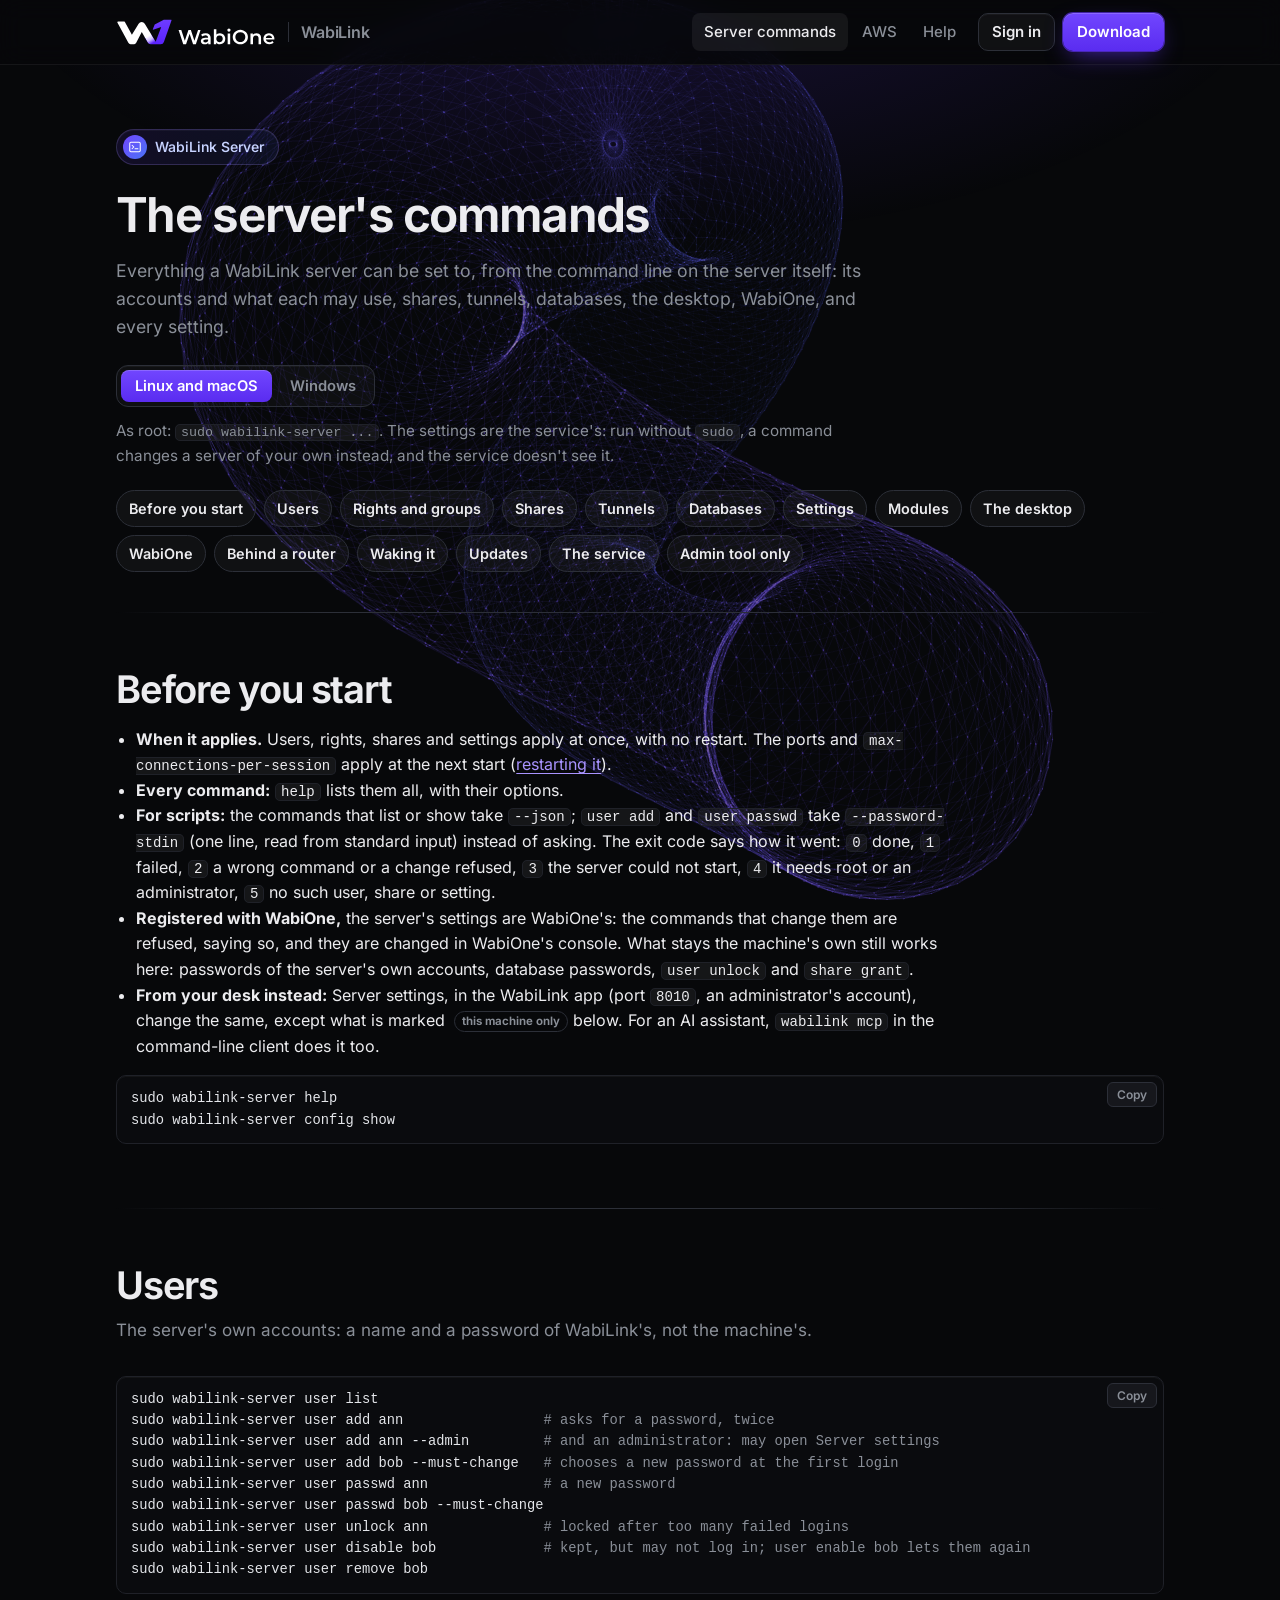
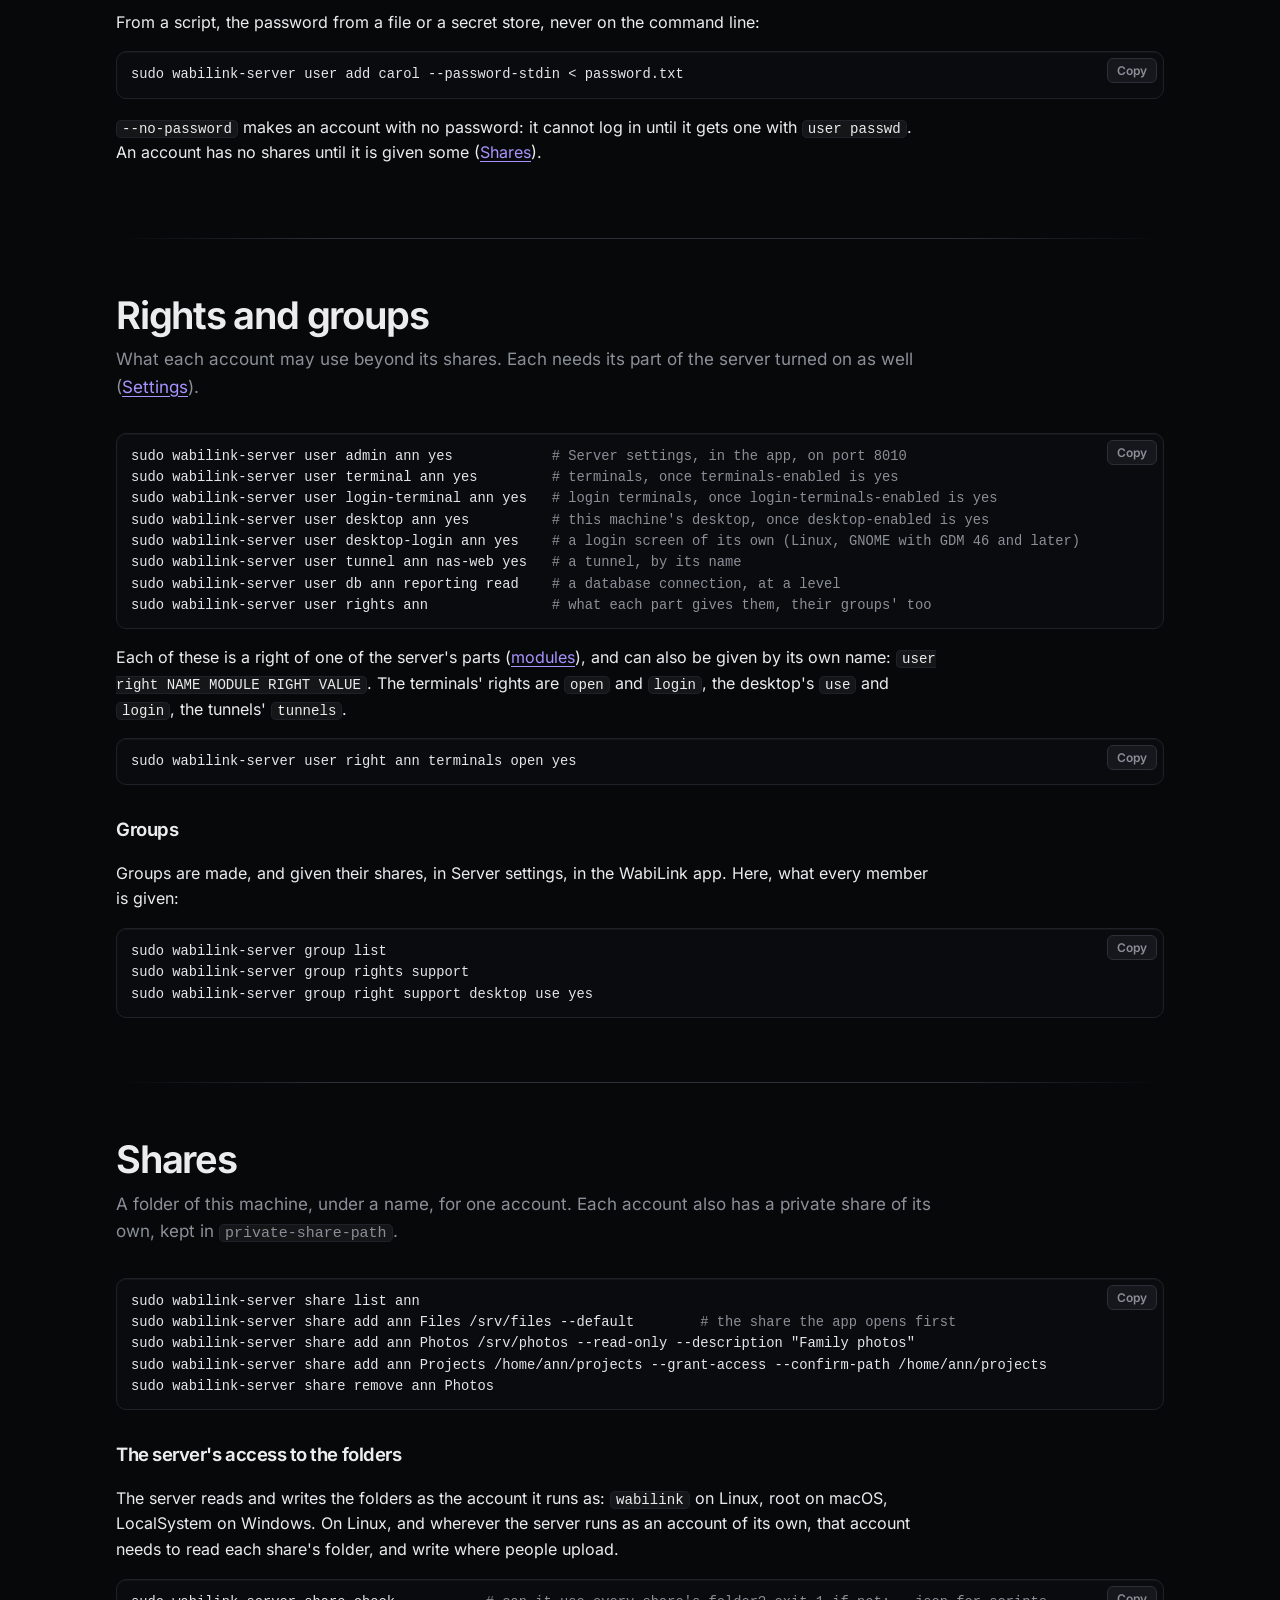
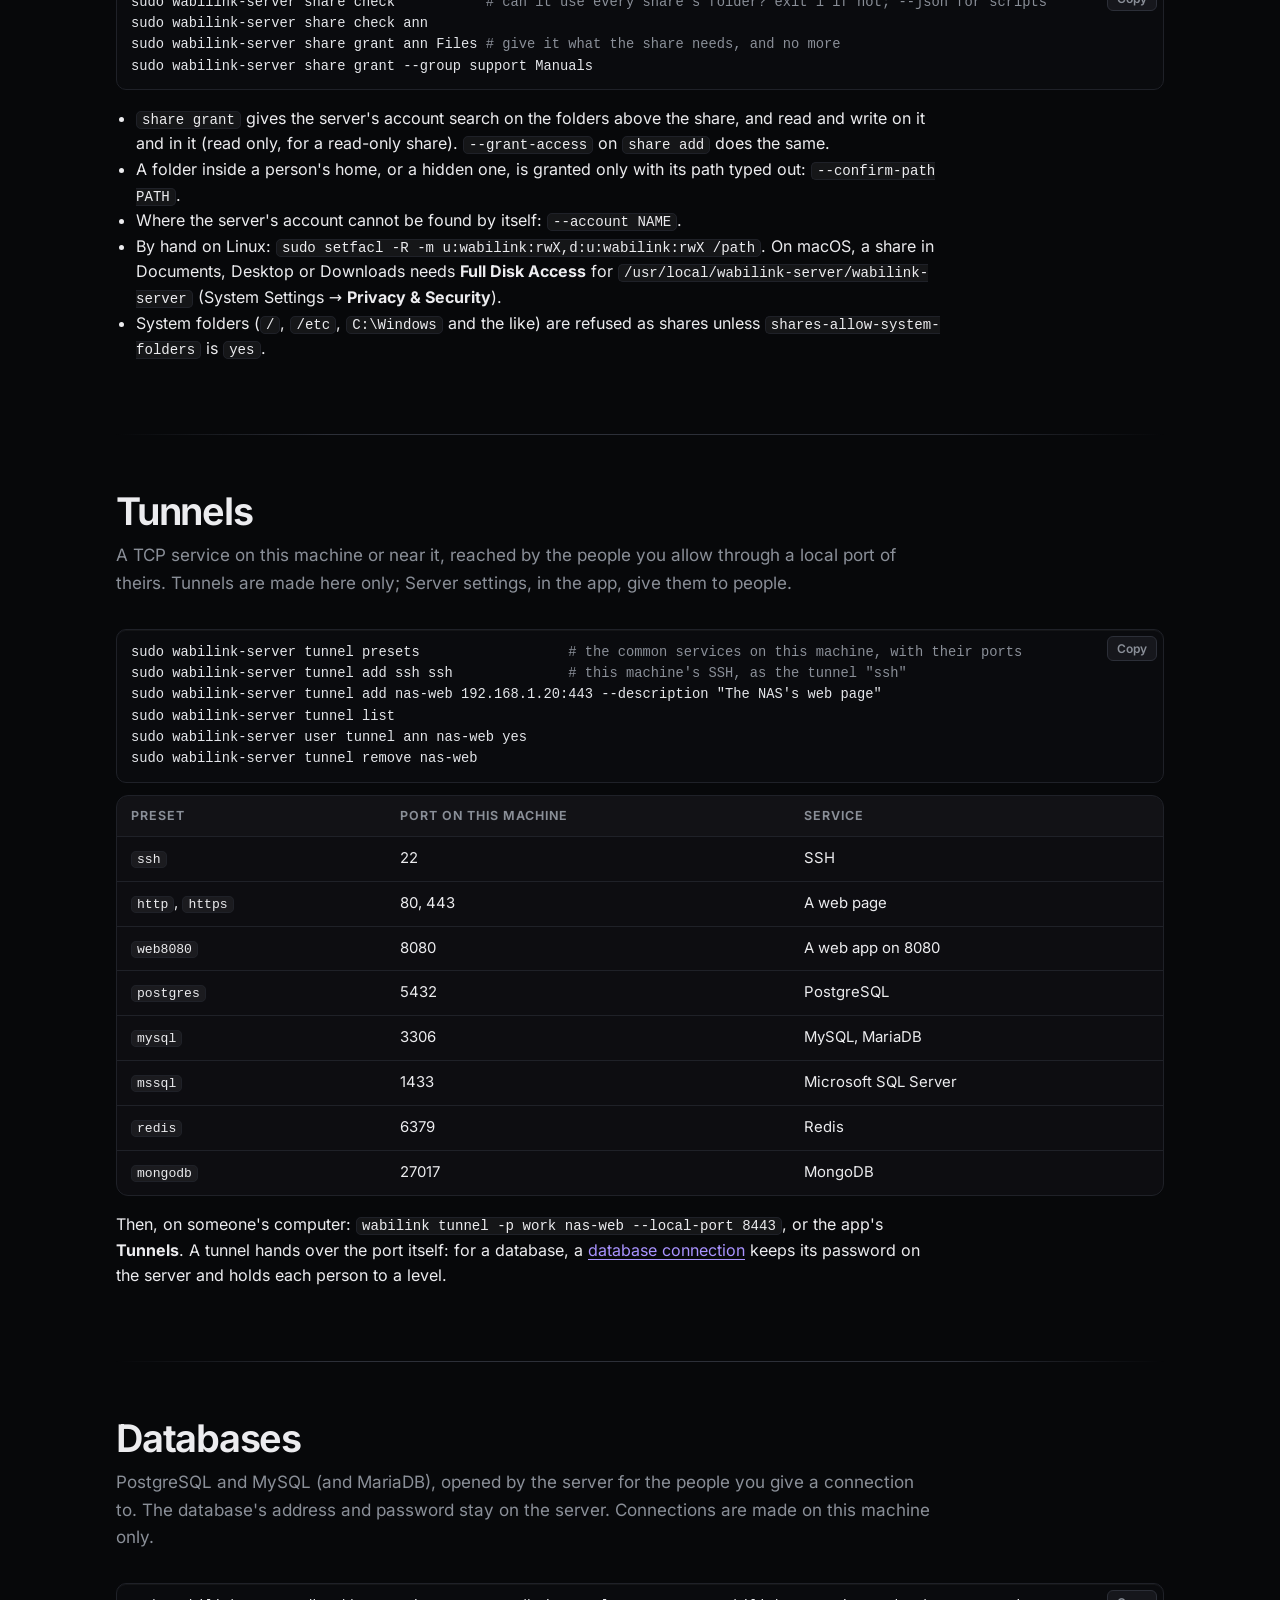
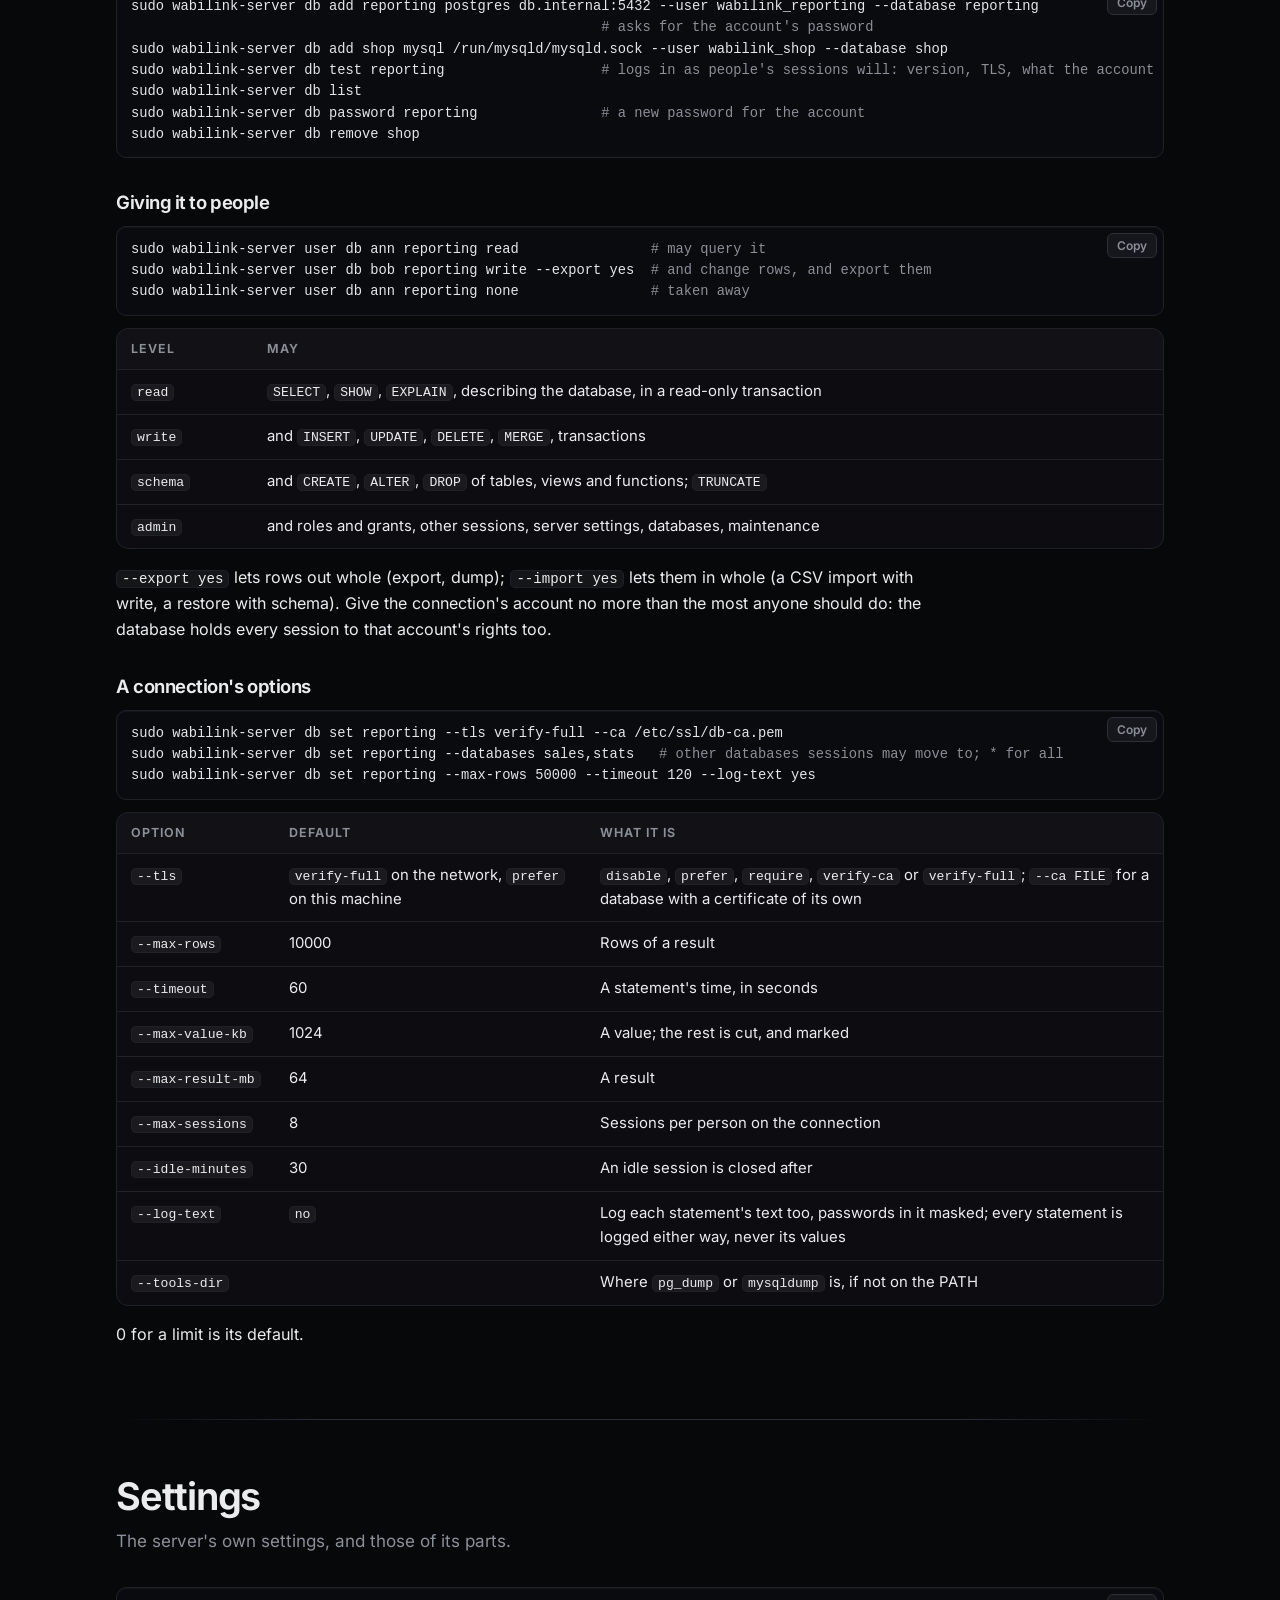
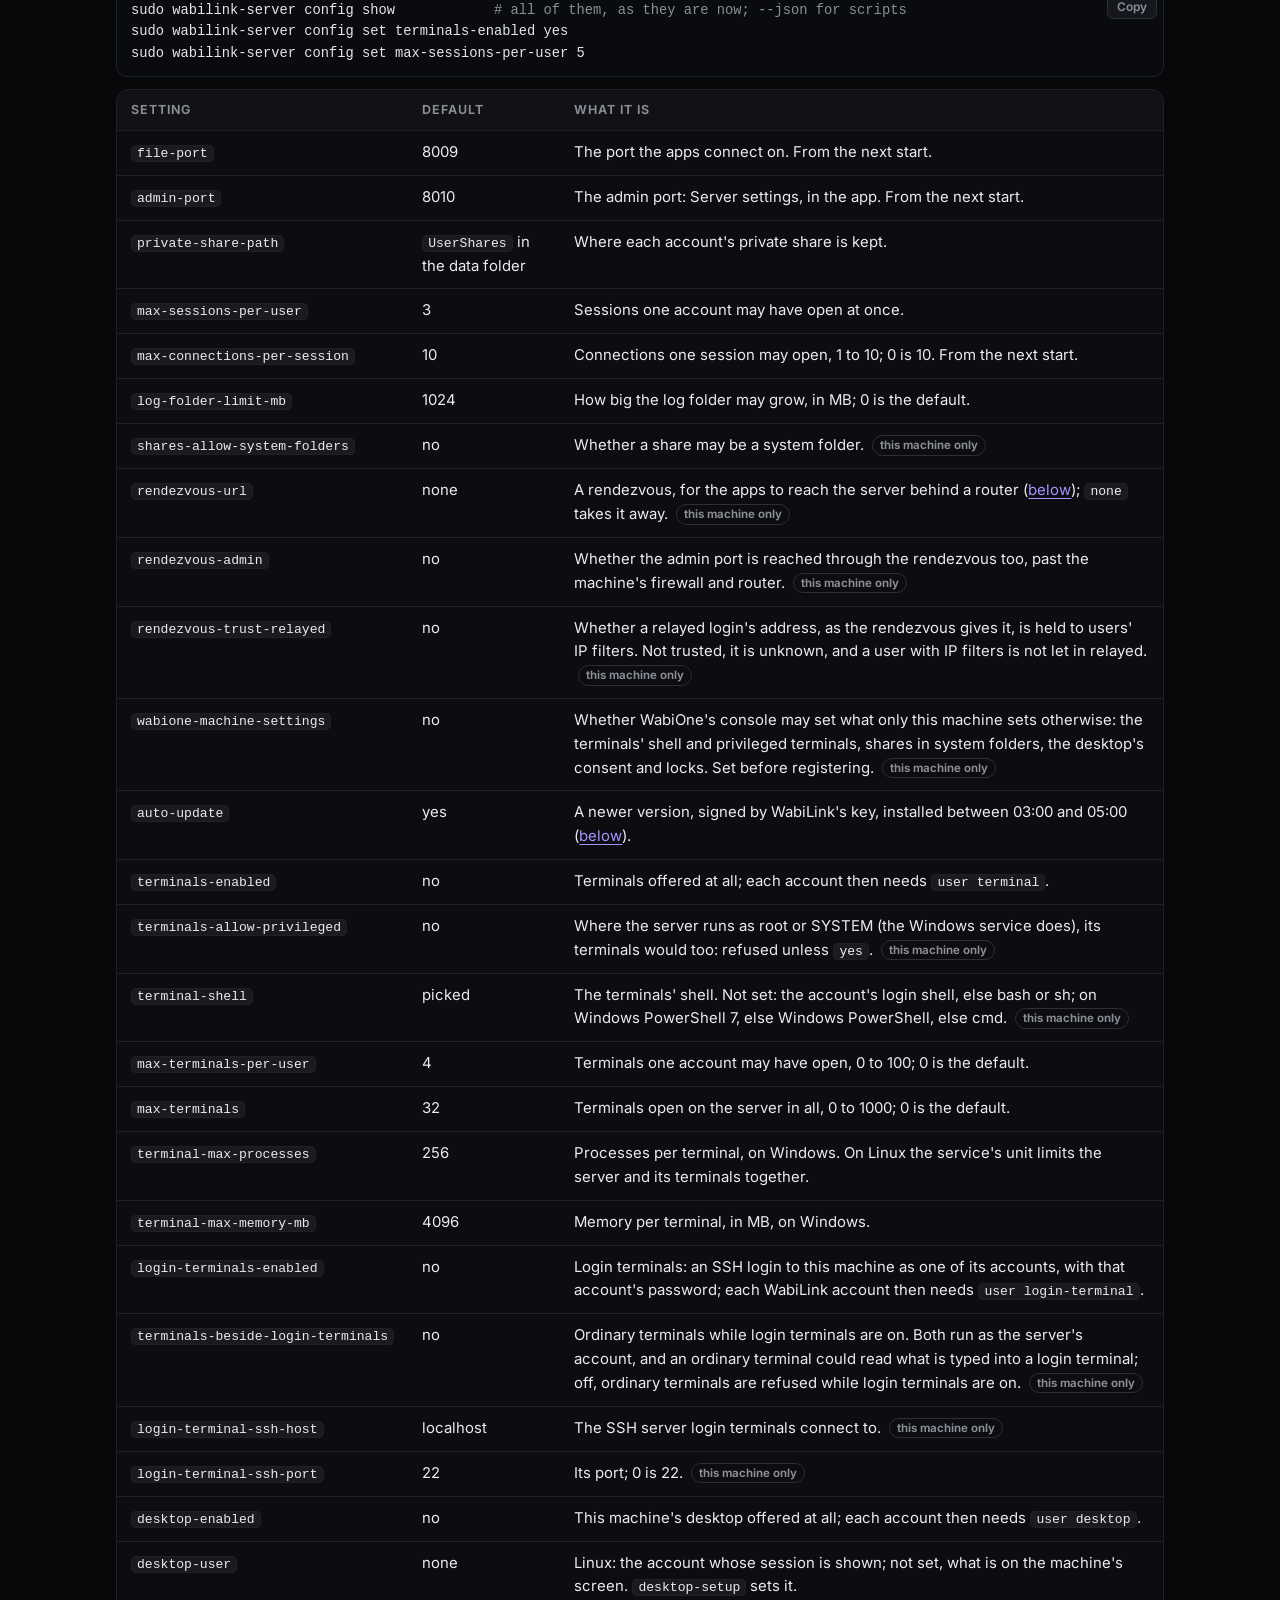
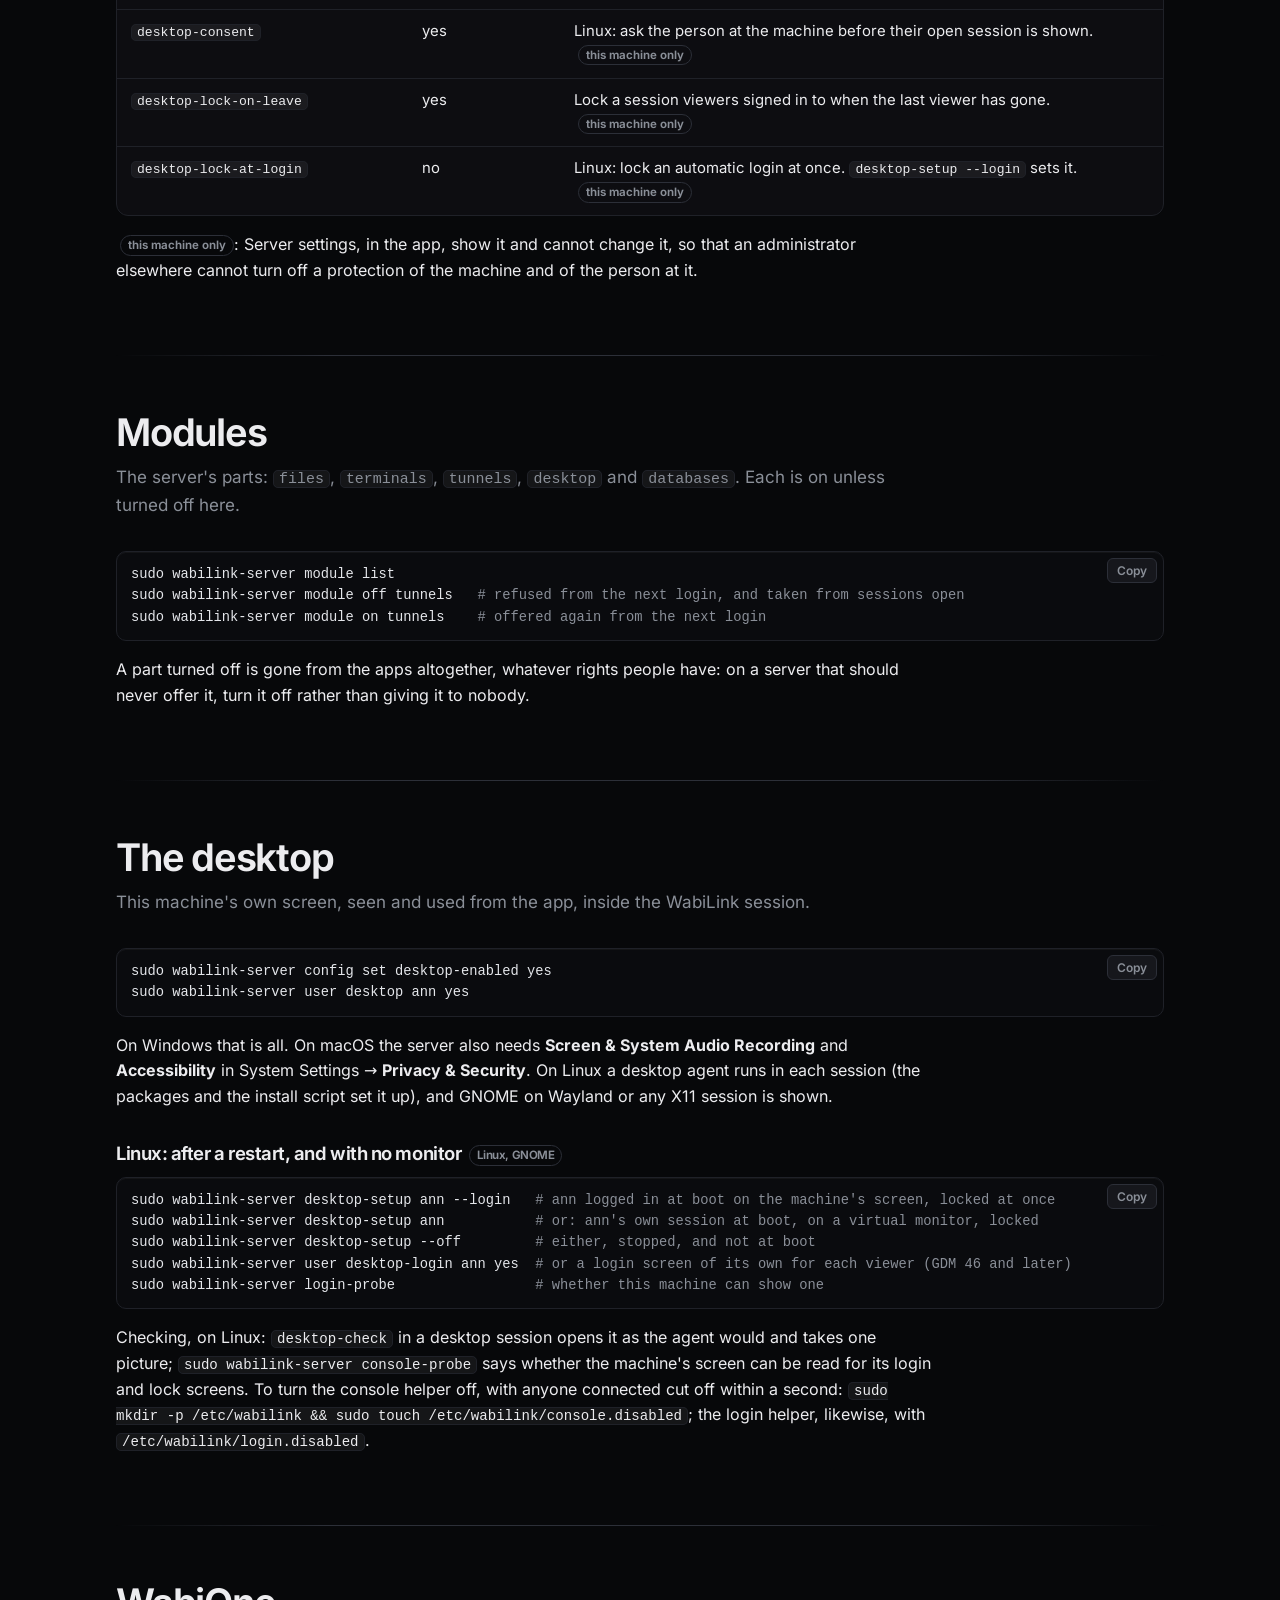
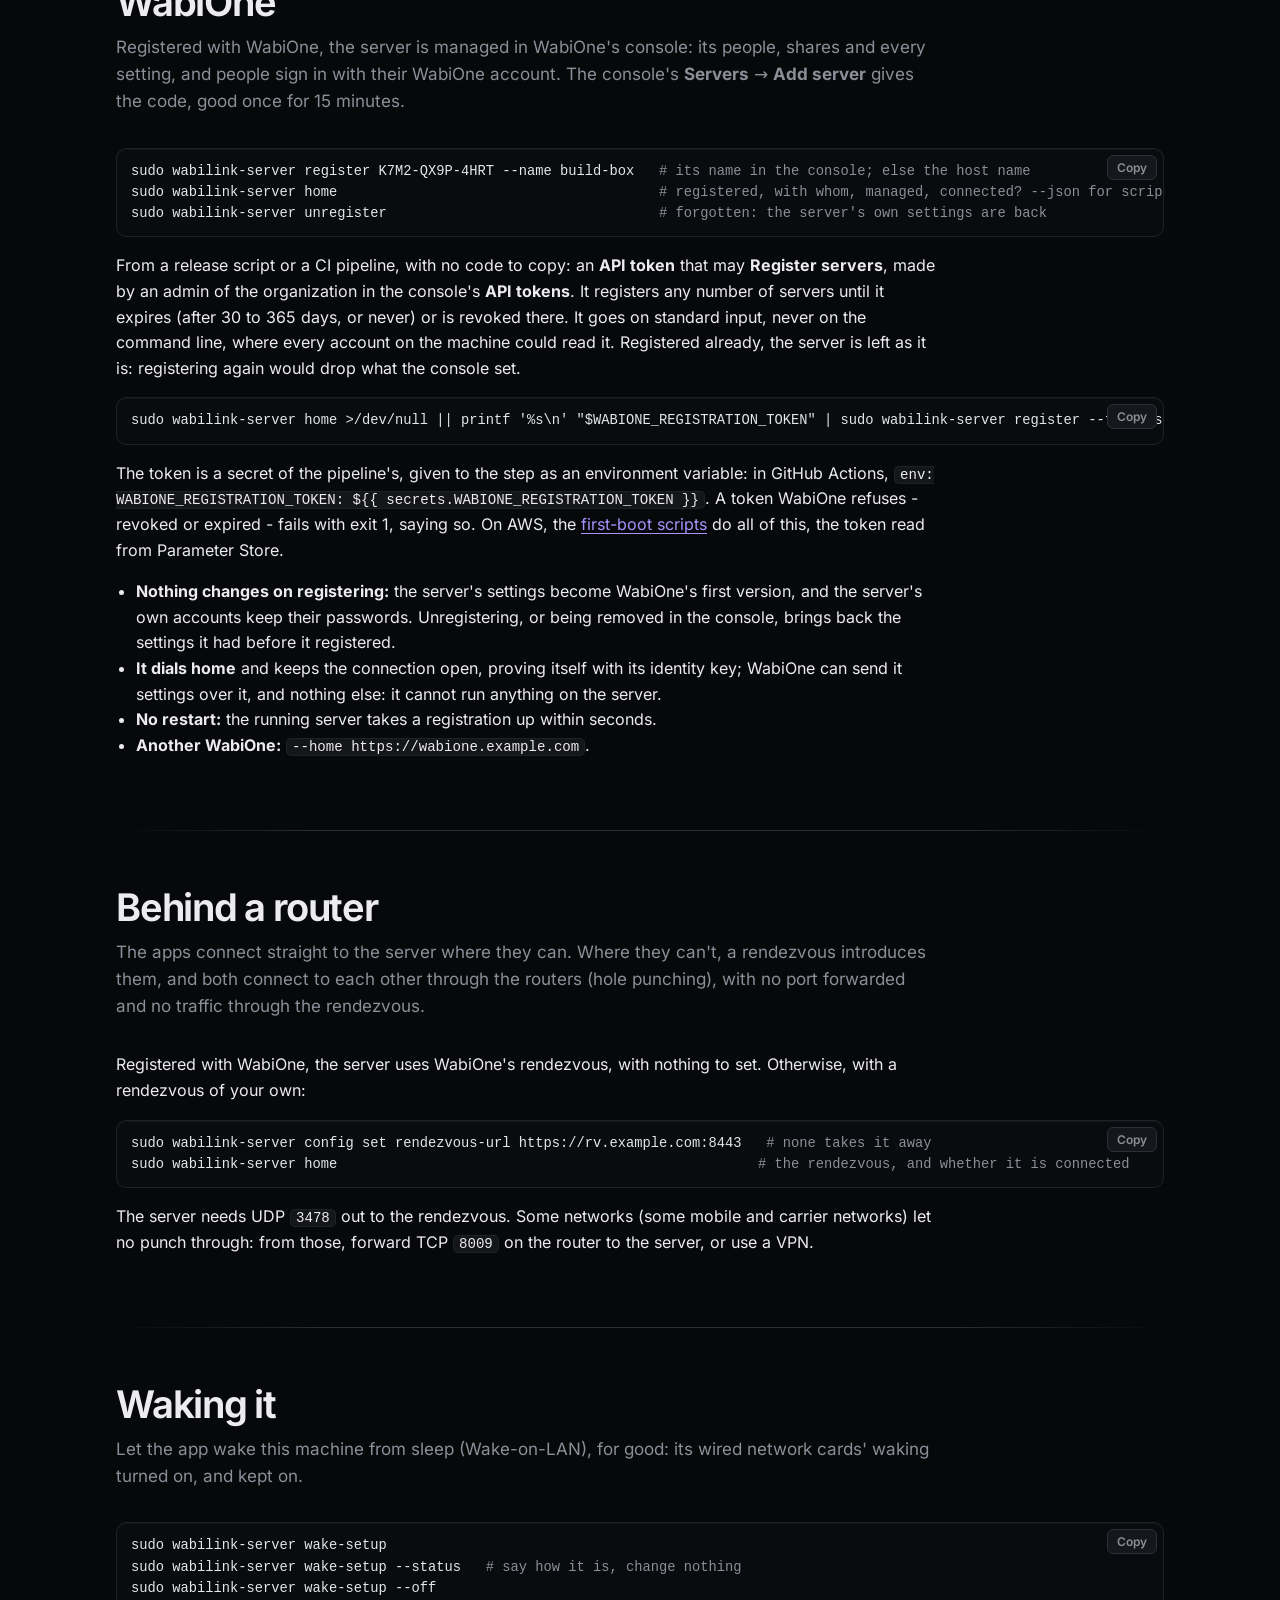
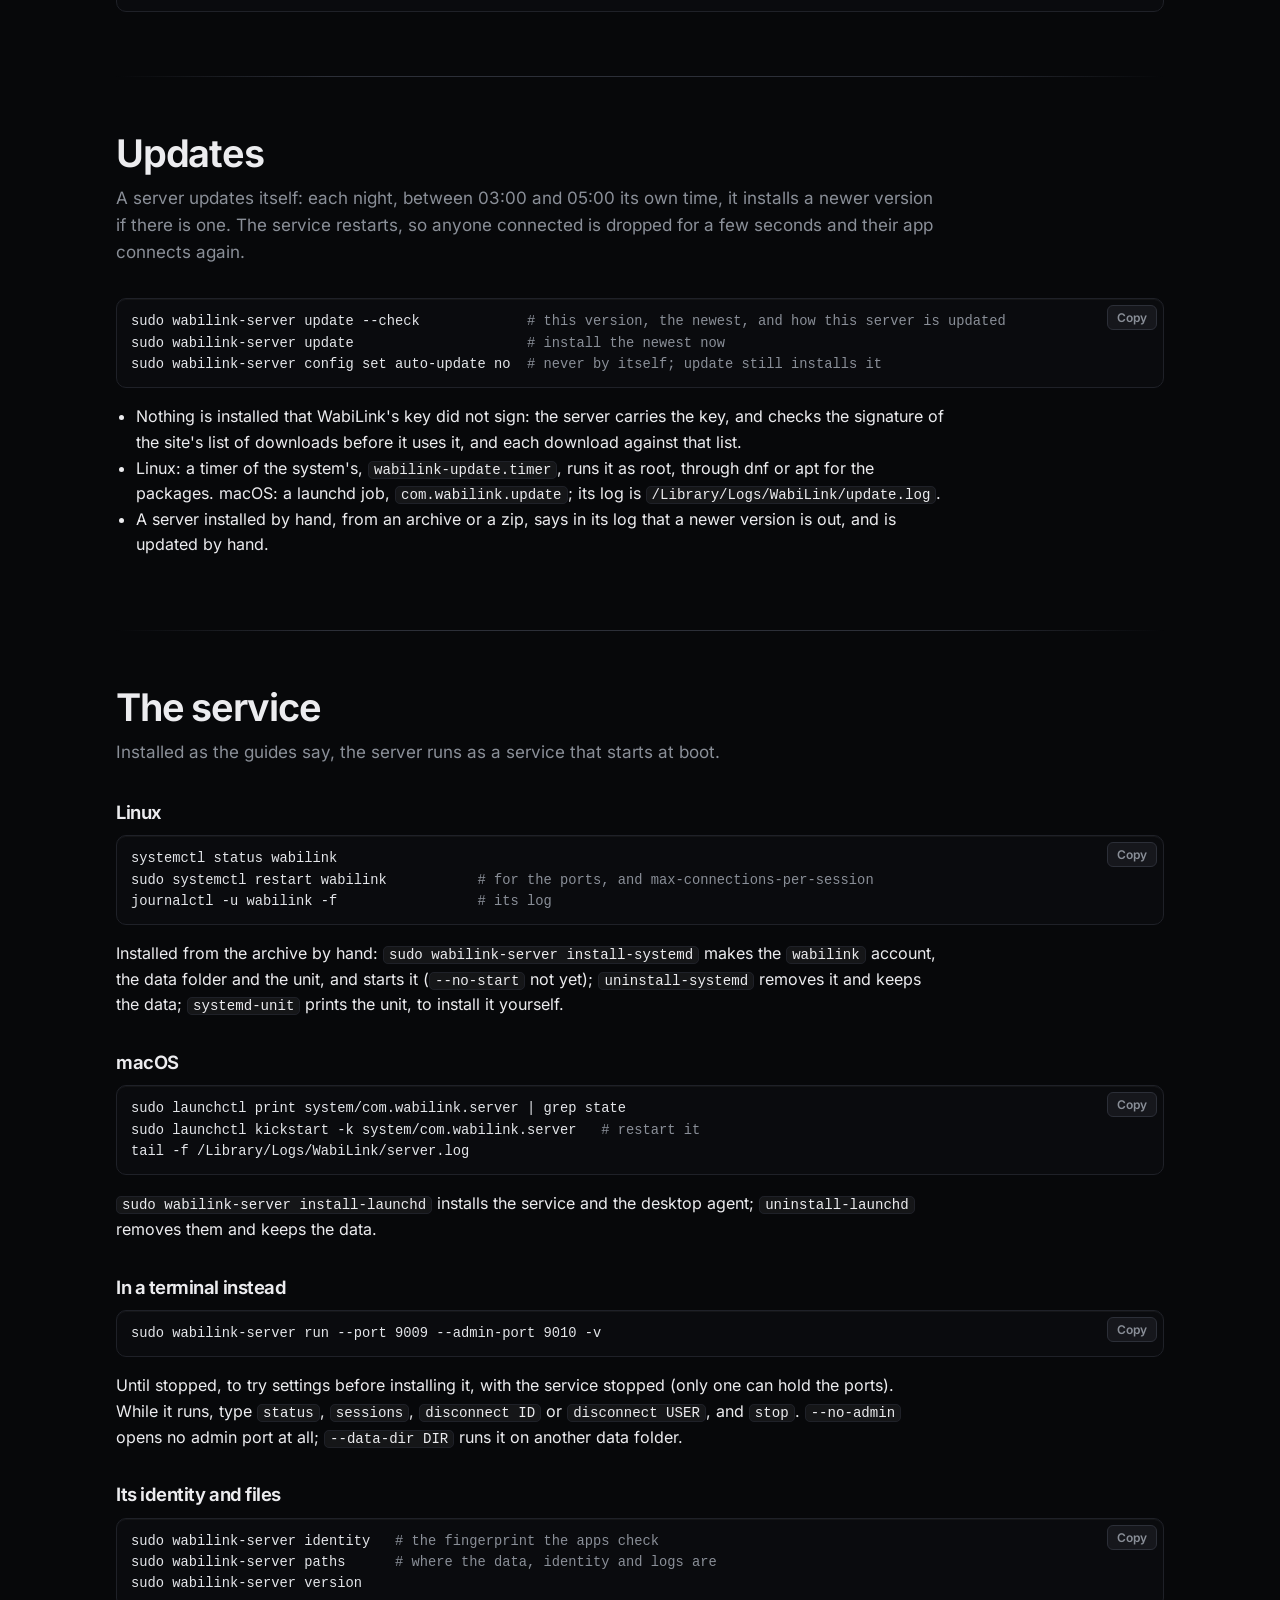
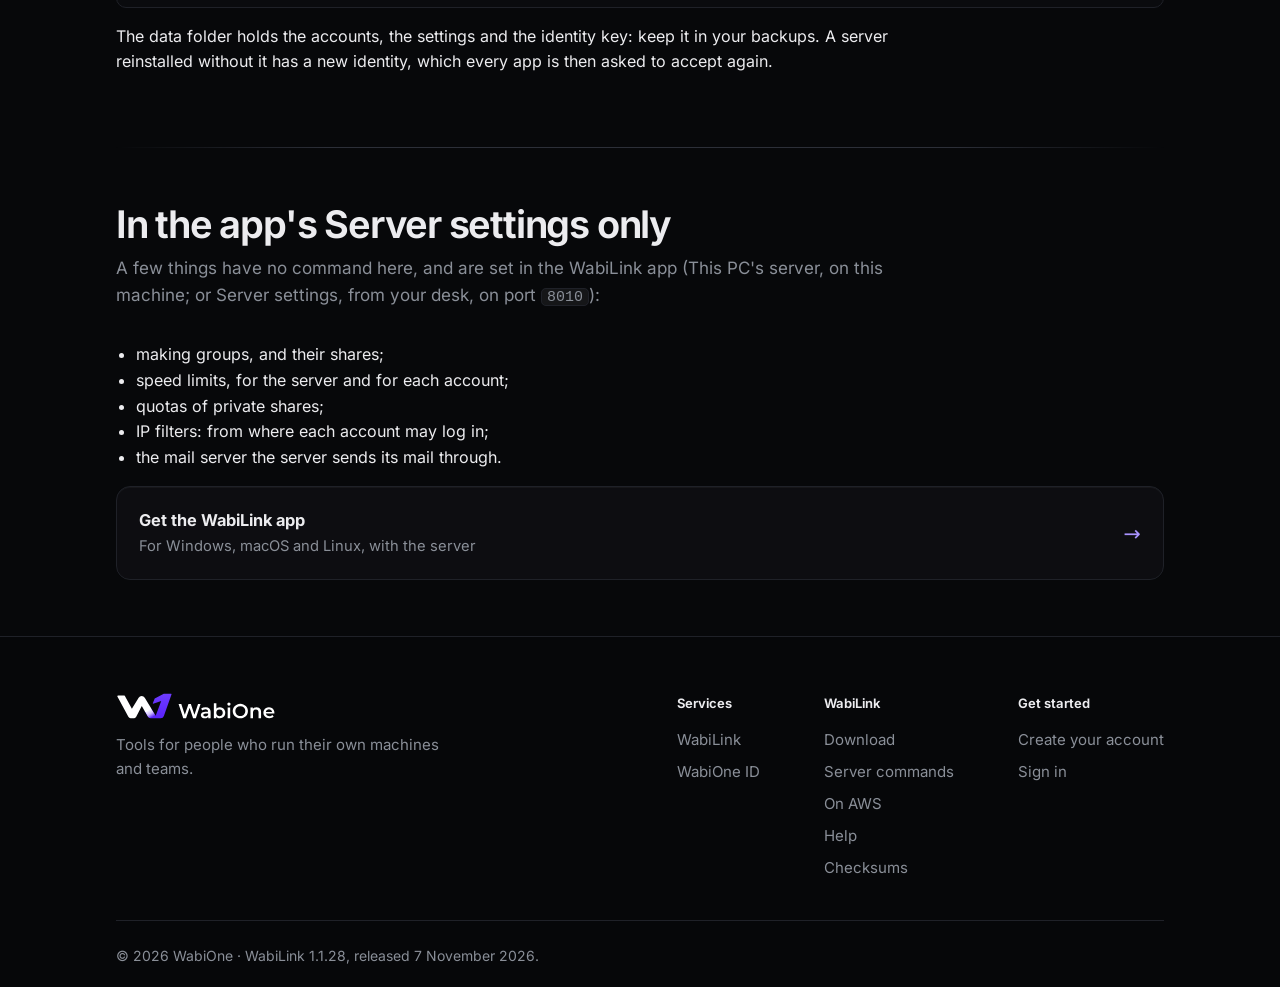
<file: server-commands.html>
<!doctype html>
<html lang="en">
<head>
<meta charset="utf-8">
<meta name="viewport" content="width=device-width, initial-scale=1">
<meta name="color-scheme" content="dark">
<meta name="theme-color" content="#07080a">
<title>WabiLink Server commands</title>
<meta name="description" content="Everything a WabiLink server can be set to, from the command line on the server: accounts and their rights, shares, tunnels, databases, the desktop, WabiOne, and every setting.">
<link rel="icon" type="image/svg+xml" href="assets/favicon.svg">
<script src="assets/mesh.js" defer></script>
<link rel="stylesheet" href="assets/site.css">
</head>
<body>

<header class="top">
  <div class="wrap">
    <a class="brand" href="https://www.wabione.com/"><img class="logo" src="assets/logo.svg" alt="WabiOne" width="160" height="26"></a>
    <a class="product" href="./">WabiLink</a>
    <nav aria-label="Main">
      <a href="server-commands.html" aria-current="page">Server commands</a>
      <a class="wide" href="./#aws">AWS</a>
      <a href="./#help">Help</a>
      <a class="signin" href="https://app.wabione.com/">Sign in</a>
      <a class="pill" href="./#get">Download</a>
    </nav>
  </div>
</header>

<div class="doc-hero">
  <div class="wrap">
    <p class="product-badge"><span class="mark" aria-hidden="true"><svg viewBox="0 0 24 24"><rect x="3" y="4" width="18" height="16" rx="2"/><path d="M7 9l3 3-3 3M12 15h5"/></svg></span>WabiLink Server</p>
    <h1>The server's commands</h1>
    <p class="lead">Everything a WabiLink server can be set to, from the command line on the server itself: its accounts and
      what each may use, shares, tunnels, databases, the desktop, WabiOne, and every setting.</p>
    <div class="os-switch" role="group" aria-label="Show the commands for">
      <button type="button" data-os="unix" aria-pressed="true">Linux and macOS</button>
      <button type="button" data-os="windows" aria-pressed="false">Windows</button>
    </div>
    <p class="os-note" data-for="unix">As root: <code>sudo wabilink-server ...</code>. The settings are the service's: run without
      <code>sudo</code>, a command changes a server of your own instead, and the service doesn't see it.</p>
    <p class="os-note" data-for="windows" hidden>In PowerShell opened as administrator (<span class="kbd">Win</span>+<span class="kbd">X</span>
      &rarr; <strong>Terminal (Admin)</strong>), in the server's folder (<code>cd "C:\Program Files\WabiLink\wabilink-server"</code>):
      <code>.\wabilink-service ...</code>. Not as administrator, it stops and says so.</p>
    <ul class="toc">
      <li><a href="#basics">Before you start</a></li>
      <li><a href="#users">Users</a></li>
      <li><a href="#rights">Rights and groups</a></li>
      <li><a href="#shares">Shares</a></li>
      <li><a href="#tunnels">Tunnels</a></li>
      <li><a href="#databases">Databases</a></li>
      <li><a href="#settings">Settings</a></li>
      <li><a href="#modules">Modules</a></li>
      <li><a href="#desktop">The desktop</a></li>
      <li><a href="#wabione">WabiOne</a></li>
      <li><a href="#nat">Behind a router</a></li>
      <li><a href="#wake">Waking it</a></li>
      <li><a href="#updates">Updates</a></li>
      <li><a href="#service">The service</a></li>
      <li><a href="#admin-tool">Admin tool only</a></li>
    </ul>
  </div>
</div>

<section class="ref" id="basics">
  <div class="wrap">
    <h2>Before you start</h2>
    <ul>
      <li><strong>When it applies.</strong> Users, rights, shares and settings apply at once, with no restart. The ports and
        <code>max-connections-per-session</code> apply at the next start (<a href="#service">restarting it</a>).</li>
      <li><strong>Every command:</strong> <code>help</code> lists them all, with their options.</li>
      <li><strong>For scripts:</strong> the commands that list or show take <code>--json</code>; <code>user add</code> and
        <code>user passwd</code> take <code>--password-stdin</code> (one line, read from standard input) instead of asking. The
        exit code says how it went: <code>0</code> done, <code>1</code> failed, <code>2</code> a wrong command or a change refused,
        <code>3</code> the server could not start, <code>4</code> it needs root or an administrator, <code>5</code> no such user,
        share or setting.</li>
      <li><strong>Registered with WabiOne,</strong> the server's settings are WabiOne's: the commands that change them are refused,
        saying so, and they are changed in WabiOne's console. What stays the machine's own still works here: passwords of the
        server's own accounts, database passwords, <code>user unlock</code> and <code>share grant</code>.</li>
      <li><strong>From your desk instead:</strong> Server settings, in the WabiLink app (port <code>8010</code>, an administrator's account), change the same,
        except what is marked <span class="only">this machine only</span> below. For an AI assistant, <code>wabilink mcp</code>
        in the command-line client does it too.</li>
    </ul>
    <pre><code>sudo wabilink-server help
sudo wabilink-server config show</code></pre>
  </div>
</section>

<section class="ref" id="users">
  <div class="wrap">
    <h2>Users</h2>
    <p class="sub">The server's own accounts: a name and a password of WabiLink's, not the machine's.</p>
    <pre><code>sudo wabilink-server user list
sudo wabilink-server user add ann                 <span class="c"># asks for a password, twice</span>
sudo wabilink-server user add ann --admin         <span class="c"># and an administrator: may open Server settings</span>
sudo wabilink-server user add bob --must-change   <span class="c"># chooses a new password at the first login</span>
sudo wabilink-server user passwd ann              <span class="c"># a new password</span>
sudo wabilink-server user passwd bob --must-change
sudo wabilink-server user unlock ann              <span class="c"># locked after too many failed logins</span>
sudo wabilink-server user disable bob             <span class="c"># kept, but may not log in; user enable bob lets them again</span>
sudo wabilink-server user remove bob</code></pre>
    <p>From a script, the password from a file or a secret store, never on the command line:</p>
    <pre data-for="unix"><code>sudo wabilink-server user add carol --password-stdin &lt; password.txt</code></pre>
    <pre data-for="windows" hidden><code>Get-Content password.txt | .\wabilink-service user add carol --password-stdin</code></pre>
    <p><code>--no-password</code> makes an account with no password: it cannot log in until it gets one with <code>user passwd</code>.
      An account has no shares until it is given some (<a href="#shares">Shares</a>).</p>
  </div>
</section>

<section class="ref" id="rights">
  <div class="wrap">
    <h2>Rights and groups</h2>
    <p class="sub">What each account may use beyond its shares. Each needs its part of the server turned on as well
      (<a href="#settings">Settings</a>).</p>
    <pre><code>sudo wabilink-server user admin ann yes            <span class="c"># Server settings, in the app, on port 8010</span>
sudo wabilink-server user terminal ann yes         <span class="c"># terminals, once terminals-enabled is yes</span>
sudo wabilink-server user login-terminal ann yes   <span class="c"># login terminals, once login-terminals-enabled is yes</span>
sudo wabilink-server user desktop ann yes          <span class="c"># this machine's desktop, once desktop-enabled is yes</span>
sudo wabilink-server user desktop-login ann yes    <span class="c"># a login screen of its own (Linux, GNOME with GDM 46 and later)</span>
sudo wabilink-server user tunnel ann nas-web yes   <span class="c"># a tunnel, by its name</span>
sudo wabilink-server user db ann reporting read    <span class="c"># a database connection, at a level</span>
sudo wabilink-server user rights ann               <span class="c"># what each part gives them, their groups' too</span></code></pre>
    <p>Each of these is a right of one of the server's parts (<a href="#modules">modules</a>), and can also be given by its own
      name: <code>user right NAME MODULE RIGHT VALUE</code>. The terminals' rights are <code>open</code> and <code>login</code>,
      the desktop's <code>use</code> and <code>login</code>, the tunnels' <code>tunnels</code>.</p>
    <pre><code>sudo wabilink-server user right ann terminals open yes</code></pre>
    <h3>Groups</h3>
    <p>Groups are made, and given their shares, in Server settings, in the WabiLink app. Here, what every member is given:</p>
    <pre><code>sudo wabilink-server group list
sudo wabilink-server group rights support
sudo wabilink-server group right support desktop use yes</code></pre>
  </div>
</section>

<section class="ref" id="shares">
  <div class="wrap">
    <h2>Shares</h2>
    <p class="sub">A folder of this machine, under a name, for one account. Each account also has a private share of its own, kept
      in <code>private-share-path</code>.</p>
    <pre data-for="unix"><code>sudo wabilink-server share list ann
sudo wabilink-server share add ann Files /srv/files --default        <span class="c"># the share the app opens first</span>
sudo wabilink-server share add ann Photos /srv/photos --read-only --description "Family photos"
sudo wabilink-server share add ann Projects /home/ann/projects --grant-access --confirm-path /home/ann/projects
sudo wabilink-server share remove ann Photos</code></pre>
    <pre data-for="windows" hidden><code>.\wabilink-service share list ann
.\wabilink-service share add ann Files C:\Users\Public --default      <span class="c"># the share the app opens first</span>
.\wabilink-service share add ann Photos D:\Photos --read-only --description "Family photos"
.\wabilink-service share remove ann Photos</code></pre>
    <h3>The server's access to the folders</h3>
    <p>The server reads and writes the folders as the account it runs as: <code>wabilink</code> on Linux, root on macOS,
      LocalSystem on Windows. On Linux, and wherever the server runs as an account of its own, that account needs to read each
      share's folder, and write where people upload.</p>
    <pre><code>sudo wabilink-server share check           <span class="c"># can it use every share's folder? exit 1 if not; --json for scripts</span>
sudo wabilink-server share check ann
sudo wabilink-server share grant ann Files <span class="c"># give it what the share needs, and no more</span>
sudo wabilink-server share grant --group support Manuals</code></pre>
    <ul>
      <li><code>share grant</code> gives the server's account search on the folders above the share, and read and write on it and
        in it (read only, for a read-only share). <code>--grant-access</code> on <code>share add</code> does the same.</li>
      <li>A folder inside a person's home, or a hidden one, is granted only with its path typed out: <code>--confirm-path PATH</code>.</li>
      <li>Where the server's account cannot be found by itself: <code>--account NAME</code>.</li>
      <li data-for="unix">By hand on Linux: <code>sudo setfacl -R -m u:wabilink:rwX,d:u:wabilink:rwX /path</code>. On macOS, a share
        in Documents, Desktop or Downloads needs <strong>Full Disk Access</strong> for
        <code>/usr/local/wabilink-server/wabilink-server</code> (System Settings &rarr; <strong>Privacy &amp; Security</strong>).</li>
      <li>System folders (<code>/</code>, <code>/etc</code>, <code>C:\Windows</code> and the like) are refused as shares unless
        <code>shares-allow-system-folders</code> is <code>yes</code>.</li>
    </ul>
  </div>
</section>

<section class="ref" id="tunnels">
  <div class="wrap">
    <h2>Tunnels</h2>
    <p class="sub">A TCP service on this machine or near it, reached by the people you allow through a local port of theirs. Tunnels
      are made here only; Server settings, in the app, give them to people.</p>
    <pre><code>sudo wabilink-server tunnel presets                  <span class="c"># the common services on this machine, with their ports</span>
sudo wabilink-server tunnel add ssh ssh              <span class="c"># this machine's SSH, as the tunnel "ssh"</span>
sudo wabilink-server tunnel add nas-web 192.168.1.20:443 --description "The NAS's web page"
sudo wabilink-server tunnel list
sudo wabilink-server user tunnel ann nas-web yes
sudo wabilink-server tunnel remove nas-web</code></pre>
    <div class="table-scroll">
      <table class="keys">
        <thead><tr><th>Preset</th><th>Port on this machine</th><th>Service</th></tr></thead>
        <tbody>
          <tr><td><code>ssh</code></td><td>22</td><td>SSH</td></tr>
          <tr><td><code>http</code>, <code>https</code></td><td>80, 443</td><td>A web page</td></tr>
          <tr><td><code>web8080</code></td><td>8080</td><td>A web app on 8080</td></tr>
          <tr><td><code>postgres</code></td><td>5432</td><td>PostgreSQL</td></tr>
          <tr><td><code>mysql</code></td><td>3306</td><td>MySQL, MariaDB</td></tr>
          <tr><td><code>mssql</code></td><td>1433</td><td>Microsoft SQL Server</td></tr>
          <tr><td><code>redis</code></td><td>6379</td><td>Redis</td></tr>
          <tr><td><code>mongodb</code></td><td>27017</td><td>MongoDB</td></tr>
        </tbody>
      </table>
    </div>
    <p>Then, on someone's computer: <code>wabilink tunnel -p work nas-web --local-port 8443</code>, or the app's
      <strong>Tunnels</strong>. A tunnel hands over the port itself: for a database, a <a href="#databases">database
      connection</a> keeps its password on the server and holds each person to a level.</p>
  </div>
</section>

<section class="ref" id="databases">
  <div class="wrap">
    <h2>Databases</h2>
    <p class="sub">PostgreSQL and MySQL (and MariaDB), opened by the server for the people you give a connection to. The database's
      address and password stay on the server. Connections are made on this machine only.</p>
    <pre><code>sudo wabilink-server db add reporting postgres db.internal:5432 --user wabilink_reporting --database reporting
                                                         <span class="c"># asks for the account's password</span>
sudo wabilink-server db add shop mysql /run/mysqld/mysqld.sock --user wabilink_shop --database shop
sudo wabilink-server db test reporting                   <span class="c"># logs in as people's sessions will: version, TLS, what the account may do</span>
sudo wabilink-server db list
sudo wabilink-server db password reporting               <span class="c"># a new password for the account</span>
sudo wabilink-server db remove shop</code></pre>
    <h3>Giving it to people</h3>
    <pre><code>sudo wabilink-server user db ann reporting read                <span class="c"># may query it</span>
sudo wabilink-server user db bob reporting write --export yes  <span class="c"># and change rows, and export them</span>
sudo wabilink-server user db ann reporting none                <span class="c"># taken away</span></code></pre>
    <div class="table-scroll">
      <table class="keys">
        <thead><tr><th>Level</th><th>May</th></tr></thead>
        <tbody>
          <tr><td><code>read</code></td><td><code>SELECT</code>, <code>SHOW</code>, <code>EXPLAIN</code>, describing the database, in a read-only transaction</td></tr>
          <tr><td><code>write</code></td><td>and <code>INSERT</code>, <code>UPDATE</code>, <code>DELETE</code>, <code>MERGE</code>, transactions</td></tr>
          <tr><td><code>schema</code></td><td>and <code>CREATE</code>, <code>ALTER</code>, <code>DROP</code> of tables, views and functions; <code>TRUNCATE</code></td></tr>
          <tr><td><code>admin</code></td><td>and roles and grants, other sessions, server settings, databases, maintenance</td></tr>
        </tbody>
      </table>
    </div>
    <p><code>--export yes</code> lets rows out whole (export, dump); <code>--import yes</code> lets them in whole (a CSV import with
      write, a restore with schema). Give the connection's account no more than the most anyone should do: the database holds
      every session to that account's rights too.</p>
    <h3>A connection's options</h3>
    <pre><code>sudo wabilink-server db set reporting --tls verify-full --ca /etc/ssl/db-ca.pem
sudo wabilink-server db set reporting --databases sales,stats   <span class="c"># other databases sessions may move to; * for all</span>
sudo wabilink-server db set reporting --max-rows 50000 --timeout 120 --log-text yes</code></pre>
    <div class="table-scroll">
      <table class="keys">
        <thead><tr><th>Option</th><th>Default</th><th>What it is</th></tr></thead>
        <tbody>
          <tr><td><code>--tls</code></td><td><code>verify-full</code> on the network, <code>prefer</code> on this machine</td><td><code>disable</code>, <code>prefer</code>, <code>require</code>, <code>verify-ca</code> or <code>verify-full</code>; <code>--ca FILE</code> for a database with a certificate of its own</td></tr>
          <tr><td><code>--max-rows</code></td><td>10000</td><td>Rows of a result</td></tr>
          <tr><td><code>--timeout</code></td><td>60</td><td>A statement's time, in seconds</td></tr>
          <tr><td><code>--max-value-kb</code></td><td>1024</td><td>A value; the rest is cut, and marked</td></tr>
          <tr><td><code>--max-result-mb</code></td><td>64</td><td>A result</td></tr>
          <tr><td><code>--max-sessions</code></td><td>8</td><td>Sessions per person on the connection</td></tr>
          <tr><td><code>--idle-minutes</code></td><td>30</td><td>An idle session is closed after</td></tr>
          <tr><td><code>--log-text</code></td><td><code>no</code></td><td>Log each statement's text too, passwords in it masked; every statement is logged either way, never its values</td></tr>
          <tr><td><code>--tools-dir</code></td><td></td><td>Where <code>pg_dump</code> or <code>mysqldump</code> is, if not on the PATH</td></tr>
        </tbody>
      </table>
    </div>
    <p>0 for a limit is its default.</p>
  </div>
</section>

<section class="ref" id="settings">
  <div class="wrap">
    <h2>Settings</h2>
    <p class="sub">The server's own settings, and those of its parts.</p>
    <pre><code>sudo wabilink-server config show            <span class="c"># all of them, as they are now; --json for scripts</span>
sudo wabilink-server config set terminals-enabled yes
sudo wabilink-server config set max-sessions-per-user 5</code></pre>
    <div class="table-scroll">
      <table class="keys">
        <thead><tr><th>Setting</th><th>Default</th><th>What it is</th></tr></thead>
        <tbody>
          <tr><td><code>file-port</code></td><td>8009</td><td>The port the apps connect on. From the next start.</td></tr>
          <tr><td><code>admin-port</code></td><td>8010</td><td>The admin port: Server settings, in the app. From the next start.</td></tr>
          <tr><td><code>private-share-path</code></td><td><code>UserShares</code> in the data folder</td><td>Where each account's private share is kept.</td></tr>
          <tr><td><code>max-sessions-per-user</code></td><td>3</td><td>Sessions one account may have open at once.</td></tr>
          <tr><td><code>max-connections-per-session</code></td><td>10</td><td>Connections one session may open, 1 to 10; 0 is 10. From the next start.</td></tr>
          <tr><td><code>log-folder-limit-mb</code></td><td>1024</td><td>How big the log folder may grow, in MB; 0 is the default.</td></tr>
          <tr><td><code>shares-allow-system-folders</code></td><td>no</td><td>Whether a share may be a system folder. <span class="only">this machine only</span></td></tr>
          <tr><td><code>rendezvous-url</code></td><td>none</td><td>A rendezvous, for the apps to reach the server behind a router (<a href="#nat">below</a>); <code>none</code> takes it away. <span class="only">this machine only</span></td></tr>
          <tr><td><code>rendezvous-admin</code></td><td>no</td><td>Whether the admin port is reached through the rendezvous too, past the machine's firewall and router. <span class="only">this machine only</span></td></tr>
          <tr><td><code>rendezvous-trust-relayed</code></td><td>no</td><td>Whether a relayed login's address, as the rendezvous gives it, is held to users' IP filters. Not trusted, it is unknown, and a user with IP filters is not let in relayed. <span class="only">this machine only</span></td></tr>
          <tr><td><code>wabione-machine-settings</code></td><td>no</td><td>Whether WabiOne's console may set what only this machine sets otherwise: the terminals' shell and privileged terminals, shares in system folders, the desktop's consent and locks. Set before registering. <span class="only">this machine only</span></td></tr>
          <tr><td><code>auto-update</code></td><td>yes</td><td>A newer version, signed by WabiLink's key, installed between 03:00 and 05:00 (<a href="#updates">below</a>).</td></tr>
          <tr><td><code>terminals-enabled</code></td><td>no</td><td>Terminals offered at all; each account then needs <code>user terminal</code>.</td></tr>
          <tr><td><code>terminals-allow-privileged</code></td><td>no</td><td>Where the server runs as root or SYSTEM (the Windows service does), its terminals would too: refused unless <code>yes</code>. <span class="only">this machine only</span></td></tr>
          <tr><td><code>terminal-shell</code></td><td>picked</td><td>The terminals' shell. Not set: the account's login shell, else bash or sh; on Windows PowerShell 7, else Windows PowerShell, else cmd. <span class="only">this machine only</span></td></tr>
          <tr><td><code>max-terminals-per-user</code></td><td>4</td><td>Terminals one account may have open, 0 to 100; 0 is the default.</td></tr>
          <tr><td><code>max-terminals</code></td><td>32</td><td>Terminals open on the server in all, 0 to 1000; 0 is the default.</td></tr>
          <tr><td><code>terminal-max-processes</code></td><td>256</td><td>Processes per terminal, on Windows. On Linux the service's unit limits the server and its terminals together.</td></tr>
          <tr><td><code>terminal-max-memory-mb</code></td><td>4096</td><td>Memory per terminal, in MB, on Windows.</td></tr>
          <tr><td><code>login-terminals-enabled</code></td><td>no</td><td>Login terminals: an SSH login to this machine as one of its accounts, with that account's password; each WabiLink account then needs <code>user login-terminal</code>.</td></tr>
          <tr><td><code>terminals-beside-login-terminals</code></td><td>no</td><td>Ordinary terminals while login terminals are on. Both run as the server's account, and an ordinary terminal could read what is typed into a login terminal; off, ordinary terminals are refused while login terminals are on. <span class="only">this machine only</span></td></tr>
          <tr><td><code>login-terminal-ssh-host</code></td><td>localhost</td><td>The SSH server login terminals connect to. <span class="only">this machine only</span></td></tr>
          <tr><td><code>login-terminal-ssh-port</code></td><td>22</td><td>Its port; 0 is 22. <span class="only">this machine only</span></td></tr>
          <tr><td><code>desktop-enabled</code></td><td>no</td><td>This machine's desktop offered at all; each account then needs <code>user desktop</code>.</td></tr>
          <tr><td><code>desktop-user</code></td><td>none</td><td>Linux: the account whose session is shown; not set, what is on the machine's screen. <code>desktop-setup</code> sets it.</td></tr>
          <tr><td><code>desktop-consent</code></td><td>yes</td><td>Linux: ask the person at the machine before their open session is shown. <span class="only">this machine only</span></td></tr>
          <tr><td><code>desktop-lock-on-leave</code></td><td>yes</td><td>Lock a session viewers signed in to when the last viewer has gone. <span class="only">this machine only</span></td></tr>
          <tr><td><code>desktop-lock-at-login</code></td><td>no</td><td>Linux: lock an automatic login at once. <code>desktop-setup --login</code> sets it. <span class="only">this machine only</span></td></tr>
        </tbody>
      </table>
    </div>
    <p><span class="only">this machine only</span>: Server settings, in the app, show it and cannot change it, so that an administrator elsewhere
      cannot turn off a protection of the machine and of the person at it.</p>
  </div>
</section>

<section class="ref" id="modules">
  <div class="wrap">
    <h2>Modules</h2>
    <p class="sub">The server's parts: <code>files</code>, <code>terminals</code>, <code>tunnels</code>, <code>desktop</code> and
      <code>databases</code>. Each is on unless turned off here.</p>
    <pre><code>sudo wabilink-server module list
sudo wabilink-server module off tunnels   <span class="c"># refused from the next login, and taken from sessions open</span>
sudo wabilink-server module on tunnels    <span class="c"># offered again from the next login</span></code></pre>
    <p>A part turned off is gone from the apps altogether, whatever rights people have: on a server that should never offer it, turn
      it off rather than giving it to nobody.</p>
  </div>
</section>

<section class="ref" id="desktop">
  <div class="wrap">
    <h2>The desktop</h2>
    <p class="sub">This machine's own screen, seen and used from the app, inside the WabiLink session.</p>
    <pre><code>sudo wabilink-server config set desktop-enabled yes
sudo wabilink-server user desktop ann yes</code></pre>
    <p>On Windows that is all. On macOS the server also needs <strong>Screen &amp; System Audio Recording</strong> and
      <strong>Accessibility</strong> in System Settings &rarr; <strong>Privacy &amp; Security</strong>. On Linux a desktop agent runs
      in each session (the packages and the install script set it up), and GNOME on Wayland or any X11 session is shown.</p>
    <h3>Linux: after a restart, and with no monitor <span class="only">Linux, GNOME</span></h3>
    <pre data-for="unix"><code>sudo wabilink-server desktop-setup ann --login   <span class="c"># ann logged in at boot on the machine's screen, locked at once</span>
sudo wabilink-server desktop-setup ann           <span class="c"># or: ann's own session at boot, on a virtual monitor, locked</span>
sudo wabilink-server desktop-setup --off         <span class="c"># either, stopped, and not at boot</span>
sudo wabilink-server user desktop-login ann yes  <span class="c"># or a login screen of its own for each viewer (GDM 46 and later)</span>
sudo wabilink-server login-probe                 <span class="c"># whether this machine can show one</span></code></pre>
    <p data-for="windows" hidden>These are for Linux; switch to <strong>Linux and macOS</strong> above to see them.</p>
    <p data-for="unix">Checking, on Linux: <code>desktop-check</code> in a desktop session opens it as the agent would and takes one
      picture; <code>sudo wabilink-server console-probe</code> says whether the machine's screen can be read for its login and
      lock screens. To turn the console helper off, with anyone connected cut off within a second:
      <code>sudo mkdir -p /etc/wabilink &amp;&amp; sudo touch /etc/wabilink/console.disabled</code>; the login helper, likewise,
      with <code>/etc/wabilink/login.disabled</code>.</p>
  </div>
</section>

<section class="ref" id="wabione">
  <div class="wrap">
    <h2>WabiOne</h2>
    <p class="sub">Registered with WabiOne, the server is managed in WabiOne's console: its people, shares and every setting, and
      people sign in with their WabiOne account. The console's <strong>Servers</strong> &rarr; <strong>Add server</strong> gives
      the code, good once for 15 minutes.</p>
    <pre><code>sudo wabilink-server register K7M2-QX9P-4HRT --name build-box   <span class="c"># its name in the console; else the host name</span>
sudo wabilink-server home                                       <span class="c"># registered, with whom, managed, connected? --json for scripts</span>
sudo wabilink-server unregister                                 <span class="c"># forgotten: the server's own settings are back</span></code></pre>
    <p>From a release script or a CI pipeline, with no code to copy: an <strong>API token</strong> that may
      <strong>Register servers</strong>, made by an admin of the organization in the console's <strong>API tokens</strong>. It
      registers any number of servers until it expires (after 30 to 365 days, or never) or is revoked there. It goes on standard input, never on the
      command line, where every account on the machine could read it. Registered already, the server is left as it is:
      registering again would drop what the console set.</p>
    <pre data-for="unix" id="wabione-token"><code>sudo wabilink-server home &gt;/dev/null || printf '%s\n' "$WABIONE_REGISTRATION_TOKEN" | sudo wabilink-server register --token-stdin</code></pre>
    <pre data-for="windows" id="windows-wabione-token" hidden><code>.\wabilink-service home *&gt; $null
if ($LASTEXITCODE -ne 0) { $env:WABIONE_REGISTRATION_TOKEN | .\wabilink-service register --token-stdin }</code></pre>
    <p>The token is a secret of the pipeline's, given to the step as an environment variable: in GitHub Actions,
      <code>env: WABIONE_REGISTRATION_TOKEN: ${{ secrets.WABIONE_REGISTRATION_TOKEN }}</code>. A token WabiOne refuses - revoked
      or expired - fails with exit 1, saying so. On AWS, the <a href="./#aws">first-boot scripts</a> do all of this, the token
      read from Parameter Store.</p>
    <ul>
      <li><strong>Nothing changes on registering:</strong> the server's settings become WabiOne's first version, and the server's
        own accounts keep their passwords. Unregistering, or being removed in the console, brings back the settings it had
        before it registered.</li>
      <li><strong>It dials home</strong> and keeps the connection open, proving itself with its identity key; WabiOne can send it
        settings over it, and nothing else: it cannot run anything on the server.</li>
      <li><strong>No restart:</strong> the running server takes a registration up within seconds.</li>
      <li><strong>Another WabiOne:</strong> <code>--home https://wabione.example.com</code>.</li>
    </ul>
  </div>
</section>

<section class="ref" id="nat">
  <div class="wrap">
    <h2>Behind a router</h2>
    <p class="sub">The apps connect straight to the server where they can. Where they can't, a rendezvous introduces them, and both
      connect to each other through the routers (hole punching), with no port forwarded and no traffic through the rendezvous.</p>
    <p>Registered with WabiOne, the server uses WabiOne's rendezvous, with nothing to set. Otherwise, with a rendezvous of your
      own:</p>
    <pre><code>sudo wabilink-server config set rendezvous-url https://rv.example.com:8443   <span class="c"># none takes it away</span>
sudo wabilink-server home                                                   <span class="c"># the rendezvous, and whether it is connected</span></code></pre>
    <p>The server needs UDP <code>3478</code> out to the rendezvous. Some networks (some mobile and carrier networks) let no punch
      through: from those, forward TCP <code>8009</code> on the router to the server, or use a VPN.</p>
  </div>
</section>

<section class="ref" id="wake">
  <div class="wrap">
    <h2>Waking it</h2>
    <p class="sub">Let the app wake this machine from sleep (Wake-on-LAN), for good: its wired network cards' waking turned on, and
      kept on.</p>
    <pre><code>sudo wabilink-server wake-setup
sudo wabilink-server wake-setup --status   <span class="c"># say how it is, change nothing</span>
sudo wabilink-server wake-setup --off</code></pre>
  </div>
</section>

<section class="ref" id="updates">
  <div class="wrap">
    <h2>Updates</h2>
    <p class="sub">A server updates itself: each night, between 03:00 and 05:00 its own time, it installs a newer version if there
      is one. The service restarts, so anyone connected is dropped for a few seconds and their app connects again.</p>
    <pre><code>sudo wabilink-server update --check             <span class="c"># this version, the newest, and how this server is updated</span>
sudo wabilink-server update                     <span class="c"># install the newest now</span>
sudo wabilink-server config set auto-update no  <span class="c"># never by itself; update still installs it</span></code></pre>
    <ul>
      <li>Nothing is installed that WabiLink's key did not sign: the server carries the key, and checks the signature of the
        site's list of downloads before it uses it, and each download against that list.</li>
      <li data-for="unix">Linux: a timer of the system's, <code>wabilink-update.timer</code>, runs it as root, through dnf or apt
        for the packages. macOS: a launchd job, <code>com.wabilink.update</code>; its log is
        <code>/Library/Logs/WabiLink/update.log</code>.</li>
      <li data-for="windows" hidden>Windows: a task, <strong>WabiLink update</strong>, runs WabiLink Setup as SYSTEM; its log is
        <code>C:\ProgramData\WabiLink\Update.log</code>.</li>
      <li>A server installed by hand, from an archive or a zip, says in its log that a newer version is out, and is updated by
        hand.</li>
    </ul>
  </div>
</section>

<section class="ref" id="service">
  <div class="wrap">
    <h2>The service</h2>
    <p class="sub">Installed as the guides say, the server runs as a service that starts at boot.</p>
    <div data-for="unix">
      <h3>Linux</h3>
      <pre><code>systemctl status wabilink
sudo systemctl restart wabilink           <span class="c"># for the ports, and max-connections-per-session</span>
journalctl -u wabilink -f                 <span class="c"># its log</span></code></pre>
      <p>Installed from the archive by hand: <code>sudo wabilink-server install-systemd</code> makes the <code>wabilink</code>
        account, the data folder and the unit, and starts it (<code>--no-start</code> not yet);
        <code>uninstall-systemd</code> removes it and keeps the data; <code>systemd-unit</code> prints the unit, to install it
        yourself.</p>
      <h3>macOS</h3>
      <pre><code>sudo launchctl print system/com.wabilink.server | grep state
sudo launchctl kickstart -k system/com.wabilink.server   <span class="c"># restart it</span>
tail -f /Library/Logs/WabiLink/server.log</code></pre>
      <p><code>sudo wabilink-server install-launchd</code> installs the service and the desktop agent;
        <code>uninstall-launchd</code> removes them and keeps the data.</p>
    </div>
    <div data-for="windows" hidden>
      <pre><code>.\wabilink-service status
.\wabilink-service restart                <span class="c"># for the ports, and max-connections-per-session</span>
.\wabilink-service stop
.\wabilink-service start</code></pre>
      <p><code>.\wabilink-service install --start</code> registers the service, starting with Windows, as LocalSystem;
        <code>--account "NT SERVICE\WabiLink"</code> runs it as an account of its own instead, and
        <code>--account NAME --password-stdin</code> as a Windows account, its password on standard input (it is checked, and
        the account given the right to run a service, before anything is installed). <code>uninstall</code> removes it
        and keeps the data. Its log is in <code>C:\ProgramData\WabiLink\Server\logs</code>, and warnings and errors in the
        Application event log, as <strong>WabiLink</strong>.</p>
      <h3 id="windows-setup">WabiLink Setup, with no window</h3>
      <pre data-for="windows"><code>& '.\wabilink-setup-1.1.28-windows.exe' --quiet | Out-Host                     <span class="c"># install, or update what is installed</span>
& '.\wabilink-setup-1.1.28-windows.exe' --quiet --account service | Out-Host   <span class="c"># as NT SERVICE\WabiLink</span>
'P@ssw0rd' | & '.\wabilink-setup-1.1.28-windows.exe' --quiet --account alex --password-stdin | Out-Host
& 'C:\Program Files\WabiLink\WabiLink Setup.exe' --uninstall --quiet | Out-Host   <span class="c"># --delete-data: its users, settings and identity too</span></code></pre>
      <p>From a prompt opened as administrator, or a deployment tool that runs as one. <code>--from FOLDER</code> takes the
        <code>wabilink-server</code> and <code>wabilink-client</code> zips from a folder (a share, say) instead of this site. It exits
        0 when done, 1 when not (saying why), 2 for wrong options and 4 when not run as administrator, in
        <code>$LASTEXITCODE</code>; what it did is in <code>%TEMP%\WabiLink Setup.log</code>. Setup is a program with a window:
        <code>| Out-Host</code> is what makes PowerShell wait for it, and show what it says.</p>
    </div>
    <h3>In a terminal instead</h3>
    <pre><code>sudo wabilink-server run --port 9009 --admin-port 9010 -v</code></pre>
    <p>Until stopped, to try settings before installing it, with the service stopped (only one can hold the ports). While it runs,
      type <code>status</code>, <code>sessions</code>, <code>disconnect ID</code> or <code>disconnect USER</code>, and
      <code>stop</code>. <code>--no-admin</code> opens no admin port at all; <code>--data-dir DIR</code> runs it on another data
      folder.</p>
    <h3>Its identity and files</h3>
    <pre><code>sudo wabilink-server identity   <span class="c"># the fingerprint the apps check</span>
sudo wabilink-server paths      <span class="c"># where the data, identity and logs are</span>
sudo wabilink-server version</code></pre>
    <p>The data folder holds the accounts, the settings and the identity key: keep it in your backups. A server reinstalled without
      it has a new identity, which every app is then asked to accept again.</p>
  </div>
</section>

<section class="ref" id="admin-tool">
  <div class="wrap">
    <h2>In the app's Server settings only</h2>
    <p class="sub">A few things have no command here, and are set in the WabiLink app (This PC's server, on this machine; or Server settings, from your desk, on port
      <code>8010</code>):</p>
    <ul>
      <li>making groups, and their shares;</li>
      <li>speed limits, for the server and for each account;</li>
      <li>quotas of private shares;</li>
      <li>IP filters: from where each account may log in;</li>
      <li>the mail server the server sends its mail through.</li>
    </ul>
    <a class="card next" href="./#get"><span><strong>Get the WabiLink app</strong><span class="d">For Windows, macOS and Linux, with the
      server</span></span><span class="arrow" aria-hidden="true">&rarr;</span></a>
  </div>
</section>

<footer class="site-footer">
  <div class="wrap footer-grid">
    <div class="footer-brand">
      <a class="brand" href="https://www.wabione.com/"><img class="logo" src="assets/logo.svg" alt="WabiOne" width="160" height="26"></a>
      <p>Tools for people who run their own machines and teams.</p>
    </div>
    <nav class="footer-nav" aria-label="Footer">
      <div>
        <p class="footer-title">Services</p>
        <ul>
          <li><a href="https://www.wabione.com/link">WabiLink</a></li>
          <li><a href="https://www.wabione.com/id">WabiOne ID</a></li>
        </ul>
      </div>
      <div>
        <p class="footer-title">WabiLink</p>
        <ul>
          <li><a href="./#get">Download</a></li>
          <li><a href="server-commands.html">Server commands</a></li>
          <li><a href="./#aws">On AWS</a></li>
          <li><a href="./#help">Help</a></li>
          <li><a href="./#verify">Checksums</a></li>
        </ul>
      </div>
      <div>
        <p class="footer-title">Get started</p>
        <ul>
          <li><a href="https://www.wabione.com/signup">Create your account</a></li>
          <li><a href="https://app.wabione.com/">Sign in</a></li>
        </ul>
      </div>
    </nav>
  </div>
  <div class="wrap footer-bottom">
    <p>&copy; 2026 WabiOne &middot; WabiLink 1.1.28, released 7 November 2026.</p>
  </div>
</footer>

<script>
(function () {
  var $$ = function (s, r) { return Array.prototype.slice.call((r || document).querySelectorAll(s)); };

  // The commands as typed on Linux and macOS (sudo wabilink-server) or on Windows (.\wabilink-service);
  // what is for one only says so with data-for. #windows, as the Windows guide links here, picks Windows.
  var shared = $$('pre:not([data-for]) code').map(function (code) { return { code: code, html: code.innerHTML }; });
  function show(os) {
    $$('.os-switch button').forEach(function (b) { b.setAttribute('aria-pressed', b.getAttribute('data-os') === os ? 'true' : 'false'); });
    $$('[data-for]').forEach(function (el) { el.hidden = el.getAttribute('data-for') !== os; });
    shared.forEach(function (c) { c.code.innerHTML = os === 'windows' ? c.html.split('sudo wabilink-server').join('.\\wabilink-service') : c.html; });
  }
  $$('.os-switch button').forEach(function (b) { b.addEventListener('click', function () { show(b.getAttribute('data-os')); }); });
  var platform = ((navigator.userAgentData && navigator.userAgentData.platform) || navigator.platform || '').toLowerCase();
  show(location.hash.indexOf('#windows') === 0 || (location.hash.length < 2 && platform.indexOf('win') >= 0) ? 'windows' : 'unix');
  // A link into the Windows half (#windows-setup) lands once that half is shown.
  var target = location.hash.length > 1 && document.getElementById(location.hash.slice(1));
  if (target) target.scrollIntoView();

  // A copy button on every command.
  $$('pre').forEach(function (pre) {
    var box = document.createElement('div');
    box.className = 'codebox';
    pre.parentNode.insertBefore(box, pre);
    box.appendChild(pre);
    // A command for one system only: the box, its button with it, is shown or hidden.
    if (pre.hasAttribute('data-for')) { box.setAttribute('data-for', pre.getAttribute('data-for')); box.hidden = pre.hidden; pre.removeAttribute('data-for'); pre.hidden = false; }
    var b = document.createElement('button');
    b.className = 'copy'; b.type = 'button'; b.textContent = 'Copy';
    b.addEventListener('click', function () {
      var text = pre.innerText.split('\n').map(function (l) { return l.replace(/\s+#\s.*$/, ''); }).join('\n').trim();
      var done = function () { b.textContent = 'Copied'; setTimeout(function () { b.textContent = 'Copy'; }, 1500); };
      if (navigator.clipboard) navigator.clipboard.writeText(text).then(done, function () {});
    });
    box.appendChild(b);
  });
})();
</script>
</body>
</html>
</file>
<file: assets/site.css>
/*
  WabiOne's look, as on www.wabione.com: dark, violet, Inter, the W1 logo, and the orbit mesh
  (assets/mesh.js) fixed behind the page, with the cards see-through over it. One stylesheet for
  the site's pages: the downloads and guides (index.html) and the server's commands
  (server-commands.html).
*/
@font-face {
  font-family: 'Inter Variable'; font-style: normal; font-display: swap; font-weight: 100 900;
  src: url(fonts/inter-latin-ext-wght-normal.woff2) format('woff2-variations');
  unicode-range: U+0100-02BA, U+02BD-02C5, U+02C7-02CC, U+02CE-02D7, U+02DD-02FF, U+0304, U+0308, U+0329,
    U+1D00-1DBF, U+1E00-1E9F, U+1EF2-1EFF, U+2020, U+20A0-20AB, U+20AD-20C0, U+2113, U+2C60-2C7F, U+A720-A7FF;
}
@font-face {
  font-family: 'Inter Variable'; font-style: normal; font-display: swap; font-weight: 100 900;
  src: url(fonts/inter-latin-wght-normal.woff2) format('woff2-variations');
  unicode-range: U+0000-00FF, U+0131, U+0152-0153, U+02BB-02BC, U+02C6, U+02DA, U+02DC, U+0304, U+0308, U+0329,
    U+2000-206F, U+20AC, U+2122, U+2191, U+2193, U+2212, U+2215, U+FEFF, U+FFFD;
}
:root {
  color-scheme: dark;
  --bg: #07080a; --fg: #ececef; --muted: #8a8f98; --line: #1f2128; --line-strong: #2c2f38; --off: #4b505a;
  --card: rgba(17, 18, 22, .66); --glass-blur: blur(10px) saturate(120%); --raised: #16171c;
  --accent: #6536fd; --accent-text: #a993ff; --accent-gradient: linear-gradient(180deg, #7146ff, #5a2cf0);
  --accent-soft: rgba(101, 54, 253, .14); --accent-border: rgba(169, 147, 255, .35);
  --tile: linear-gradient(135deg, rgba(101, 54, 253, .2), rgba(74, 116, 245, .14)); --tile-border: rgba(169, 147, 255, .2);
  --code: #0a0b0e; --warn: #f2b45a; --warn-soft: rgba(242, 180, 90, .08);
  --highlight: inset 0 1px 0 rgba(255, 255, 255, .04);
  --glow: 0 0 0 1px rgba(101, 54, 253, .6), 0 8px 24px -8px rgba(101, 54, 253, .75);
  --focus-ring: 0 0 0 2px var(--bg), 0 0 0 4px rgba(169, 147, 255, .7);
  --hairline: linear-gradient(90deg, transparent, var(--line-strong) 20%, var(--line-strong) 80%, transparent);
  --font: 'Inter Variable', system-ui, -apple-system, "Segoe UI", Roboto, sans-serif;
}
* { box-sizing: border-box; }
[hidden] { display: none !important; }
/* html paints the background; the mesh's canvas sits just above it, below everything else. */
html { scroll-behavior: smooth; scroll-padding-top: 76px; background: var(--bg); }
body { color: var(--fg); margin: 0; font: 16px/1.6 var(--font); font-feature-settings: 'cv11', 'ss03'; -webkit-font-smoothing: antialiased; -moz-osx-font-smoothing: grayscale; }
::selection { background: rgba(101, 54, 253, .45); color: #fff; }
h1, h2, h3, h4 { font-weight: 650; letter-spacing: -.025em; }
a { color: var(--accent-text); text-underline-offset: .18em; }
a:hover { color: #c4b5ff; }
:focus-visible { outline: 2px solid transparent; outline-offset: 2px; box-shadow: var(--focus-ring); border-radius: 6px; }
button { font-family: inherit; }
.wrap { max-width: 1080px; margin: 0 auto; padding: 0 16px; }
.mesh-bg { position: fixed; inset: 0; width: 100%; height: 100%; z-index: -1; pointer-events: none; opacity: .6; }

header.top { position: sticky; top: 0; z-index: 10; background: rgba(7, 8, 10, .72); -webkit-backdrop-filter: saturate(160%) blur(12px); backdrop-filter: saturate(160%) blur(12px); border-bottom: 1px solid rgba(255, 255, 255, .06); }
header.top .wrap { display: flex; align-items: center; gap: 12px; height: 64px; }
/* The W1 logo with WabiOne as one image, leading to www.wabione.com; then the product's name, leading here. */
.brand { display: flex; align-items: center; border-radius: 6px; text-decoration: none; }
.brand .logo { display: block; height: 26px; width: auto; }
header.top a.product { padding-left: 12px; border-left: 1px solid var(--line-strong); line-height: 20px; font-weight: 600; font-size: 1rem; color: var(--muted); text-decoration: none; letter-spacing: -.01em; }
header.top a.product:hover { color: var(--fg); }
header.top nav { margin-left: auto; display: flex; gap: 2px; font-size: .9375rem; align-items: center; }
header.top nav a { color: var(--muted); text-decoration: none; padding: 7px 12px; border-radius: 8px; font-weight: 500; transition: color .12s, background-color .12s; }
header.top nav a:hover { color: var(--fg); background: rgba(255, 255, 255, .05); }
header.top nav a.pill { margin-left: 8px; color: #fff; background: var(--accent-gradient); padding: 7px 14px; border-radius: 10px; font-weight: 600; box-shadow: inset 0 1px 0 rgba(255, 255, 255, .18), var(--glow); }
header.top nav a.pill:hover { color: #fff; background: linear-gradient(180deg, #6a3dfe, #5226e6); }
/* Signing in to WabiOne's console, as www.wabione.com's header has it. */
header.top nav a.signin { margin-left: 8px; color: var(--fg); background: rgba(255, 255, 255, .04); border: 1px solid var(--line-strong); padding: 6px 13px; border-radius: 10px; font-weight: 600; box-shadow: var(--highlight); }
header.top nav a.signin:hover { color: var(--fg); background: rgba(255, 255, 255, .08); border-color: #3a3e48; }
header.top nav a.signin + a.pill { margin-left: 6px; }
header.top nav a[aria-current="page"] { color: var(--fg); background: rgba(255, 255, 255, .06); }

.hero { padding: 88px 0 72px; background: radial-gradient(60rem 30rem at 50% -10rem, rgba(101, 54, 253, .25), transparent 70%), radial-gradient(36rem 22rem at 88% 0%, rgba(74, 116, 245, .12), transparent 70%); }
.product-badge { display: inline-flex; align-items: center; gap: 8px; margin: 0 0 24px; padding: 5px 14px 5px 6px; border: 1px solid rgba(169, 147, 255, .22); border-radius: 999px; background: linear-gradient(90deg, rgba(101, 54, 253, .12), rgba(74, 116, 245, .08)); color: #c7d3ff; font-size: .875rem; font-weight: 550; box-shadow: var(--highlight); }
.product-badge .mark { display: inline-grid; place-items: center; width: 24px; height: 24px; border-radius: 999px; background: linear-gradient(135deg, #7146ff, #4a74f5); color: #fff; }
.product-badge svg { width: 14px; height: 14px; fill: none; stroke: currentColor; stroke-width: 1.75; stroke-linecap: round; stroke-linejoin: round; }
.hero h1 { font-size: clamp(2.25rem, 5.6vw, 3.9rem); line-height: 1.06; margin: 0 0 22px; letter-spacing: -.04em; max-width: 860px; background: linear-gradient(180deg, #fff 25%, #a9b0bf); -webkit-background-clip: text; background-clip: text; color: transparent; }
.hero h1 em { font-style: normal; background: linear-gradient(90deg, #a993ff, #7c9bff); -webkit-background-clip: text; background-clip: text; color: transparent; }
.hero p.lead { font-size: 1.1875rem; color: var(--muted); max-width: 680px; margin: 0 0 34px; }
.cta { display: flex; flex-wrap: wrap; gap: 12px; align-items: center; }
.button { display: inline-flex; align-items: center; min-height: 48px; padding: 12px 22px; border-radius: 10px; font: inherit; font-weight: 600; text-decoration: none; border: 1px solid transparent; cursor: pointer; transition: background-color .15s, border-color .15s, box-shadow .15s; }
.button.primary { background: var(--accent-gradient); color: #fff; box-shadow: inset 0 1px 0 rgba(255, 255, 255, .18), var(--glow); }
.button.primary:hover { background: linear-gradient(180deg, #6a3dfe, #5226e6); color: #fff; box-shadow: inset 0 1px 0 rgba(255, 255, 255, .2), 0 0 0 1px rgba(101, 54, 253, .8), 0 10px 32px -8px rgba(101, 54, 253, .9); }
.button.ghost { border-color: var(--line-strong); color: var(--fg); background: rgba(255, 255, 255, .04); box-shadow: var(--highlight); }
.button.ghost:hover { color: var(--fg); background: rgba(255, 255, 255, .08); border-color: #3a3e48; }
.meta { color: var(--muted); font-size: .9rem; margin-top: 24px; display: flex; flex-wrap: wrap; gap: 6px 18px; }
.meta span::before { content: "✓ "; color: var(--accent-text); font-weight: 700; }

/* Sections are set apart by space and a hairline, not by backgrounds: the mesh shows through. */
section, footer { position: relative; }
section { padding: 80px 0; }
.hero + section::before, .doc-hero + section::before, section + section::before { content: ""; position: absolute; top: 0; left: 50%; width: min(1048px, calc(100% - 32px)); height: 1px; background: var(--hairline); transform: translateX(-50%); }
section h2 { font-size: clamp(1.75rem, 3.4vw, 2.375rem); line-height: 1.12; margin: 0 0 10px; letter-spacing: -.032em; }
section p.sub { color: var(--muted); font-size: 1.0625rem; margin: 0 0 32px; max-width: 720px; }

.features { display: grid; grid-template-columns: repeat(auto-fill, minmax(min(300px, 100%), 1fr)); gap: 16px; }
.feature { background: var(--card); -webkit-backdrop-filter: var(--glass-blur); backdrop-filter: var(--glass-blur); border: 1px solid var(--line); border-radius: 14px; padding: 24px; box-shadow: var(--highlight); min-width: 0; transition: border-color .15s; }
.feature:hover { border-color: var(--line-strong); }
.feature svg { width: 20px; height: 20px; stroke: var(--accent-text); fill: none; stroke-width: 1.8; stroke-linecap: round; stroke-linejoin: round; padding: 9px; border-radius: 10px; border: 1px solid var(--tile-border); background: var(--tile); box-sizing: content-box; box-shadow: var(--highlight); }
.feature h3 { margin: 16px 0 6px; font-size: 1.125rem; letter-spacing: -.018em; }
.feature p { margin: 0; color: var(--muted); font-size: .97rem; }
.feature .who { display: block; margin-top: 16px; font-size: .75rem; font-weight: 650; letter-spacing: .1em; text-transform: uppercase; color: var(--accent-text); }
.feature .who + h3 { margin-top: 4px; }
.feature ul { margin: 14px 0 0; padding: 0; list-style: none; color: var(--muted); font-size: .95rem; }
.feature li { position: relative; padding-left: 20px; margin-top: 6px; }
.feature li::before { content: "✓"; position: absolute; left: 0; color: var(--accent-text); font-weight: 700; }

/* ── the guide: choose, choose, choose, then the steps ── */
.crumbs { display: flex; flex-wrap: wrap; align-items: center; gap: 8px; margin: 0 0 22px; min-height: 36px; }
.crumb { display: inline-flex; align-items: center; gap: 6px; padding: 6px 12px; border-radius: 999px; background: rgba(255, 255, 255, .04); border: 1px solid var(--line-strong); font-size: .92rem; font-weight: 600; color: var(--fg); cursor: pointer; }
.crumb:hover { border-color: var(--accent-border); background: var(--accent-soft); }
.crumb small { color: var(--muted); font-weight: 400; }
.crumbs .sep { color: var(--off); }
.crumbs .reset { margin-left: auto; font-size: .88rem; color: var(--muted); background: none; border: 0; cursor: pointer; text-decoration: underline; text-underline-offset: .18em; }
.crumbs .reset:hover { color: var(--fg); }

.stage h3.ask { font-size: 1.15rem; margin: 0 0 14px; }
.stage h3.ask .n { display: inline-grid; place-items: center; width: 26px; height: 26px; margin-right: 10px; border-radius: 50%; background: var(--accent-gradient); color: #fff; font-size: .85rem; vertical-align: 2px; box-shadow: inset 0 1px 0 rgba(255, 255, 255, .18); }
.choices { display: grid; grid-template-columns: repeat(auto-fill, minmax(min(220px, 100%), 1fr)); gap: 12px; }
.choice { position: relative; text-align: left; background: var(--card); -webkit-backdrop-filter: var(--glass-blur); backdrop-filter: var(--glass-blur); border: 1px solid var(--line); border-radius: 14px; padding: 20px; cursor: pointer; color: var(--fg); font: inherit; box-shadow: var(--highlight); transition: border-color .15s, box-shadow .15s, transform .15s; min-width: 0; }
.choice:hover, .choice:focus-visible { border-color: var(--accent-border); box-shadow: var(--highlight), 0 14px 36px -14px rgba(101, 54, 253, .6); transform: translateY(-1px); outline: none; }
.choice:focus-visible { box-shadow: var(--focus-ring); }
.choice .icon { width: 40px; height: 40px; display: grid; place-items: center; border-radius: 10px; border: 1px solid var(--tile-border); background: var(--tile); margin-bottom: 12px; box-shadow: var(--highlight); }
.choice .icon svg { width: 22px; height: 22px; fill: var(--accent-text); }
.choice .icon svg.line { fill: none; stroke: var(--accent-text); stroke-width: 1.8; stroke-linecap: round; stroke-linejoin: round; }
.choice .icon b { font-size: .95rem; color: var(--accent-text); letter-spacing: -.02em; }
/* A distribution's own logo, in its own colour (set on the tile), on white as its brand pages show it:
   on the dark tile, Debian's and Raspberry Pi's dark reds were all but lost. */
.choice .icon.logo { background: #fff; border-color: rgba(255, 255, 255, .7); }
.choice .icon.logo svg { width: 24px; height: 24px; fill: currentColor; }
/* Two for one tile (Rocky Linux and AlmaLinux, for RHEL and its kin): side by side, a little smaller. */
.choice .icon.logo.pair { width: 68px; grid-auto-flow: column; gap: 6px; }
.choice .icon.logo.pair svg { width: 22px; height: 22px; }
.choice strong { display: block; font-size: 1.05rem; font-weight: 600; }
.choice span.d { display: block; color: var(--muted); font-size: .9rem; margin-top: 2px; }
.choice .badge { position: absolute; top: 12px; right: 12px; font-size: .72rem; font-weight: 650; color: var(--accent-text); border: 1px solid var(--accent-border); background: var(--accent-soft); border-radius: 999px; padding: 1px 8px; }

.guide { display: none; }
.guide.shown { display: block; }
.guide > .head { display: flex; flex-wrap: wrap; align-items: baseline; gap: 6px 14px; margin: 0 0 6px; }
.guide > .head h3 { font-size: 1.5rem; margin: 0; letter-spacing: -.025em; }
.version { display: inline-block; font-size: .8rem; font-weight: 650; color: var(--accent-text); border: 1px solid var(--accent-border); background: var(--accent-soft); border-radius: 999px; padding: 1px 10px; }
.guide > p.intro { color: var(--muted); margin: 0 0 24px; max-width: 760px; }
ol.steps { list-style: none; margin: 0; padding: 0; counter-reset: step; }
ol.steps > li { position: relative; counter-increment: step; padding: 0 0 26px 52px; min-width: 0; }
ol.steps > li::before { content: counter(step); position: absolute; left: 0; top: 0; width: 34px; height: 34px; border-radius: 50%; display: grid; place-items: center; font-weight: 650; color: var(--accent-text); background: #0c0d10; border: 1px solid var(--accent-border); box-shadow: 0 0 0 4px rgba(101, 54, 253, .08); }
ol.steps > li::after { content: ""; position: absolute; left: 16px; top: 40px; bottom: 6px; width: 1px; background: linear-gradient(180deg, var(--line-strong), transparent); }
ol.steps > li:last-child::after { display: none; }
ol.steps h4 { margin: 5px 0 6px; font-size: 1.07rem; }
ol.steps p { margin: 6px 0; }
ol.steps ul { margin: 6px 0; padding-left: 20px; }
ol.steps .optional { font-size: .78rem; font-weight: 600; color: var(--muted); border: 1px solid var(--line-strong); border-radius: 999px; padding: 1px 8px; margin-left: 6px; vertical-align: 2px; }
.card { background: var(--card); -webkit-backdrop-filter: var(--glass-blur); backdrop-filter: var(--glass-blur); border: 1px solid var(--line); border-radius: 14px; padding: 20px 22px; box-shadow: var(--highlight); min-width: 0; }

.buttons { display: flex; flex-wrap: wrap; gap: 8px; margin: 10px 0 4px; }
.dl { display: inline-flex; align-items: baseline; gap: 6px; padding: 9px 16px; border-radius: 10px; background: var(--accent-gradient); border: 1px solid transparent; color: #fff; text-decoration: none; font-size: .95rem; font-weight: 600; box-shadow: inset 0 1px 0 rgba(255, 255, 255, .18), 0 6px 18px -8px rgba(101, 54, 253, .8); }
.dl::before { content: "↓"; font-weight: 700; }
.dl:hover { color: #fff; filter: brightness(1.1); }
.dl small { font-weight: 400; opacity: .85; }
.dl.off { background: none; border-color: var(--line-strong); color: var(--off); cursor: default; box-shadow: none; }
.dl.off::before { content: ""; }
.dl.off:hover { filter: none; }

.codebox { position: relative; }
pre { background: var(--code); color: #e4e6ea; border: 1px solid var(--line); border-radius: 10px; padding: 12px 14px; padding-right: 64px; overflow-x: auto; font-size: .86rem; line-height: 1.55; margin: 8px 0; box-shadow: var(--highlight); }
pre .c { color: var(--muted); }
.copy { position: absolute; top: 7px; right: 7px; font: 600 .75rem var(--font); padding: 4px 9px; border-radius: 6px; border: 1px solid var(--line-strong); background: var(--raised); color: var(--muted); cursor: pointer; }
.copy:hover { color: var(--fg); border-color: var(--accent-border); }
code { font-family: ui-monospace, SFMono-Regular, "SF Mono", "Cascadia Mono", Menlo, Consolas, monospace; }
p code, li code, td code { background: rgba(255, 255, 255, .06); border: 1px solid var(--line); padding: 0 5px; border-radius: 5px; font-size: .88em; }
pre code { background: none; border: 0; padding: 0; font-size: inherit; }
.tip, .warn { border-radius: 10px; padding: 10px 14px; font-size: .93rem; margin: 10px 0; }
.tip { background: var(--accent-soft); border: 1px solid rgba(169, 147, 255, .25); }
.warn { background: var(--warn-soft); border: 1px solid rgba(242, 180, 90, .3); }
.warn strong { color: var(--warn); }
details { margin: 10px 0; border: 1px solid var(--line); border-radius: 10px; padding: 8px 14px; background: var(--card); -webkit-backdrop-filter: var(--glass-blur); backdrop-filter: var(--glass-blur); }
details[open] { padding-bottom: 12px; }
summary { cursor: pointer; font-weight: 600; }
summary:hover { color: #fff; }
.kbd { font: 600 .82em var(--font); border: 1px solid var(--line-strong); border-bottom-width: 2px; border-radius: 5px; padding: 0 5px; background: var(--raised); }
.after { display: grid; grid-template-columns: repeat(auto-fit, minmax(min(280px, 100%), 1fr)); gap: 14px; margin-top: 8px; }
.after h4 { margin: 0 0 6px; }

/* A server's guide in parts: install it, set it up one of two ways, then what is optional. */
.part { display: flex; align-items: center; gap: 12px; margin: 36px 0 18px; font-size: .78rem; font-weight: 650; letter-spacing: .1em; text-transform: uppercase; color: var(--accent-text); }
.part::after { content: ""; flex: 1; height: 1px; background: var(--hairline); }
.guide > .part:first-of-type { margin-top: 8px; }
.part-intro { color: var(--muted); margin: -6px 0 16px; max-width: 760px; }
/* The two ways, picked like the guide's other choices; the one picked stays lit. */
.ways { display: grid; grid-template-columns: repeat(auto-fit, minmax(min(300px, 100%), 1fr)); gap: 12px; margin: 0 0 26px; }
/* A button centres what it holds; the two cards start at the top, side by side. */
.ways .choice { display: flex; flex-direction: column; justify-content: flex-start; }
.choice.way-pick[aria-pressed="true"], .choice.aws-pick[aria-pressed="true"] { border-color: var(--accent-border); background: linear-gradient(135deg, rgba(101, 54, 253, .16), rgba(74, 116, 245, .08)), var(--card); box-shadow: var(--highlight), 0 0 0 1px rgba(169, 147, 255, .35); transform: none; }
.choice.way-pick[aria-pressed="true"]::after, .choice.aws-pick[aria-pressed="true"]::after { content: "✓"; position: absolute; top: 14px; right: 16px; color: var(--accent-text); font-weight: 700; }
.way { display: none; }
.way.shown { display: block; }
.way-none { color: var(--muted); font-size: .93rem; margin: -10px 0 26px; }
/* A link on to another page, set apart as a card with an arrow. */
a.next { display: flex; align-items: center; gap: 16px; text-decoration: none; color: var(--fg); margin: 6px 0 0; }
a.next:hover { color: var(--fg); border-color: var(--accent-border); }
a.next strong { display: block; font-size: 1.02rem; }
a.next span.d { display: block; color: var(--muted); font-size: .92rem; margin-top: 2px; }
a.next .arrow { margin-left: auto; color: var(--accent-text); font-size: 1.3rem; transition: transform .15s; }
a.next:hover .arrow { transform: translateX(3px); }

/* ── the server's commands (server-commands.html) ── */
.doc-hero { padding: 64px 0 40px; background: radial-gradient(60rem 30rem at 50% -10rem, rgba(101, 54, 253, .22), transparent 70%); }
.doc-hero h1 { font-size: clamp(2rem, 4.6vw, 3rem); line-height: 1.08; margin: 0 0 16px; letter-spacing: -.035em; }
.doc-hero p.lead { font-size: 1.1rem; color: var(--muted); max-width: 760px; margin: 0 0 14px; }
.toc { display: flex; flex-wrap: wrap; gap: 8px; margin: 22px 0 0; padding: 0; list-style: none; }
.toc a { display: inline-block; padding: 6px 12px; border-radius: 999px; background: rgba(255, 255, 255, .04); border: 1px solid var(--line-strong); font-size: .9rem; font-weight: 600; color: var(--fg); text-decoration: none; }
.toc a:hover { border-color: var(--accent-border); background: var(--accent-soft); color: var(--fg); }
section.ref { padding: 56px 0; }
section.ref h3 { font-size: 1.15rem; margin: 30px 0 8px; }
section.ref p, section.ref li { max-width: 820px; }
section.ref ul { padding-left: 20px; }
.table-scroll { overflow-x: auto; margin: 12px 0; border: 1px solid var(--line); border-radius: 12px; background: var(--card); -webkit-backdrop-filter: var(--glass-blur); backdrop-filter: var(--glass-blur); }
table.keys { width: 100%; border-collapse: collapse; font-size: .93rem; }
table.keys th, table.keys td { text-align: left; vertical-align: top; padding: 10px 14px; border-bottom: 1px solid var(--line); }
table.keys tr:last-child td { border-bottom: 0; }
table.keys th { color: var(--muted); font-size: .78rem; font-weight: 650; letter-spacing: .08em; text-transform: uppercase; background: rgba(255, 255, 255, .02); }
table.keys td:first-child { white-space: nowrap; }
table.keys td code { white-space: nowrap; }
/* Linux and macOS, or Windows: the commands are shown as typed on that system. */
.os-switch { display: inline-flex; gap: 4px; padding: 4px; margin: 10px 0 6px; border: 1px solid var(--line-strong); border-radius: 12px; background: rgba(255, 255, 255, .03); box-shadow: var(--highlight); }
.os-switch button { font: 600 .92rem var(--font); color: var(--muted); background: none; border: 0; border-radius: 8px; padding: 7px 14px; cursor: pointer; }
.os-switch button:hover { color: var(--fg); }
.os-switch button[aria-pressed="true"] { color: #fff; background: var(--accent-gradient); box-shadow: inset 0 1px 0 rgba(255, 255, 255, .18); }
.os-note { color: var(--muted); font-size: .95rem; margin: 6px 0 0; max-width: 760px; }
.only { display: inline-block; font-size: .72rem; font-weight: 650; color: var(--muted); border: 1px solid var(--line-strong); border-radius: 999px; padding: 0 7px; margin-left: 4px; vertical-align: 1px; white-space: nowrap; }

/* As www.wabione.com's footer: the logo, the services and where to start, then the small print. */
footer.site-footer { border-top: 1px solid var(--line); background: rgba(7, 8, 10, .82); -webkit-backdrop-filter: blur(6px); backdrop-filter: blur(6px); color: var(--muted); font-size: .9375rem; }
.footer-grid { display: flex; flex-wrap: wrap; justify-content: space-between; gap: 40px; padding-top: 56px; padding-bottom: 40px; }
.footer-brand .logo { display: block; height: 26px; width: auto; }
.footer-brand p { max-width: 22rem; margin: 14px 0 0; }
.footer-nav { display: flex; flex-wrap: wrap; gap: 32px 64px; }
.footer-title { margin: 0 0 14px; color: var(--fg); font-size: .8125rem; font-weight: 650; }
.footer-nav ul { display: grid; gap: 8px; margin: 0; padding: 0; list-style: none; }
.footer-nav a { color: var(--muted); text-decoration: none; transition: color .12s; }
.footer-nav a:hover { color: var(--fg); }
.footer-bottom { padding-bottom: 28px; font-size: .875rem; }
.footer-bottom p { margin: 0; padding-top: 24px; border-top: 1px solid var(--line); }
.footer-bottom .tm { display: inline-block; margin-top: 6px; color: var(--muted); font-size: .8rem; }
@media (max-width: 920px) {
  header.top nav a.wide { display: none; }
}
@media (max-width: 640px) {
  header.top nav a:not(.pill) { display: none; }
  .hero { padding: 52px 0 40px; }
  .doc-hero { padding: 44px 0 28px; }
  section, section.ref { padding: 52px 0; }
  ol.steps > li { padding-left: 44px; }
  .footer-nav { gap: 28px 40px; }
}
@media (max-width: 400px) {
  header.top a.product { display: none; }
}
@media (prefers-reduced-motion: reduce) {
  html { scroll-behavior: auto; }
  .choice { transition: none; }
  .choice:hover { transform: none; }
}
</file>
